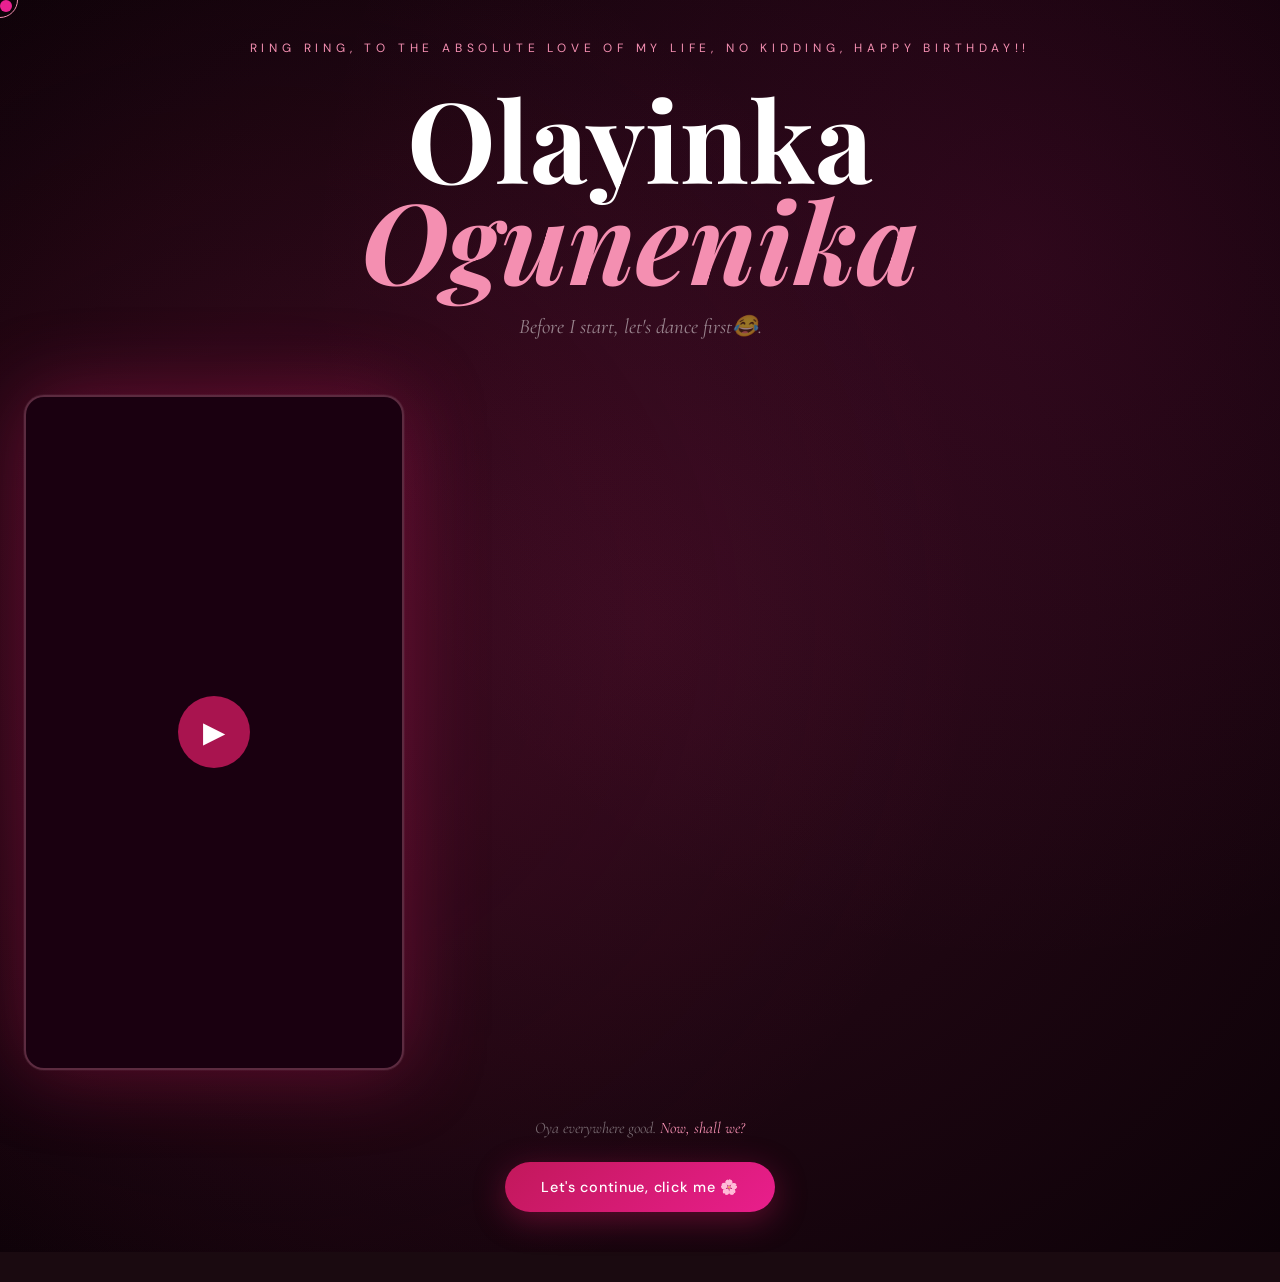
<file: index.html>
<!doctype html>
<html lang="en">
  <head>
    <meta charset="UTF-8" />
    <meta name="viewport" content="width=device-width, initial-scale=1.0" />
    <title>Happy Birthday, Yinka 🎀</title>
    <link
      href="https://fonts.googleapis.com/css2?family=Playfair+Display:ital,wght@0,400;0,700;1,400;1,700&family=Cormorant+Garamond:ital,wght@0,300;0,400;1,300;1,400&family=DM+Sans:wght@300;400;500&display=swap"
      rel="stylesheet"
    />
    <link rel="stylesheet" href="styles.css" />
  </head>
  
<body>

    <div class="cursor" id="cursor"></div>
    <div class="cursor-ring" id="cursorRing"></div>
    <!-- <audio id="bgMusic" loop preload="auto">
      <source src="counting-my-blessings.mp3" type="audio/mpeg" />
    </audio> -->
    <!-- <button
      class="music-btn"
      id="musicBtn"
      onclick="toggleMusic()"
      title="Toggle music"
    >
      🔇
    </button>
    <div class="progress-bar" id="progressBar"></div> -->

        <div class="screen active fade-in" id="screen-0">
      <div
        style="position: relative; z-index: 2; text-align: center; width: 100%"
      >
        <p class="opening-eyebrow">
          Ring Ring, To the absolute Love of my life, no kidding, happy
          birthday!!
        </p>
        <h1 class="opening-title">Olayinka <em>Ogunenika</em></h1>
        <p class="opening-sub">Before I start, let's dance first😂.</p>
        <div class="video-wrapper" style="position: relative">
          <div class="yt-cover" style="position:absolute;inset:0;width:100%;height:100%;overflow:hidden;">
            <div class="yt-opening" id="openingVideo" data-video-id="twNz6dXqcKA"></div>
            <button id="btn_openingVideo" onclick="togglePlay_openingVideo()" style="position:absolute;top:50%;left:50%;transform:translate(-50%,-50%);z-index:20;background:rgba(194,24,91,0.85);border:none;border-radius:50%;width:72px;height:72px;font-size:1.8rem;color:#fff;cursor:pointer;display:flex;align-items:center;justify-content:center;transition:opacity 0.3s;">▶</button>
          </div>
        </div>
        <div style="opacity: 0; animation: fadeIn 1s ease 2s forwards">
          <p
            style="
              font-family: &quot;Cormorant Garamond&quot;, serif;
              font-style: italic;
              font-size: 1rem;
              color: rgba(255, 255, 255, 0.4);
              margin-bottom: 24px;
            "
          >
            Oya everywhere good.
            <span style="color: var(--pink-soft)">Now, shall we?</span>
          </p>
          <button
            class="btn btn-primary"
            onclick="window.location.href='prologue.html'"
          >
            Let's continue, click me 🌸
          </button>
        </div>
      </div>
    </div>

    <script>
      // ── NAVIGATION ───────────────────────────────────────────────────────
      function goToScreen(screenId) {
        const map = {
          'screen-0':'index.html','screen-prologue':'prologue.html',
          'screen-2021':'2021.html','screen-2022':'2022.html','screen-2023':'2023.html',
          'screen-2024':'2024.html','screen-2025':'2025.html','screen-who':'who.html',
          'screen-slideshow':'slideshow.html','screen-fame':'fame.html',
          'screen-tommy':'tommy.html','screen-bisola':'bisola.html',
          'screen-messages':'sammy.html','screen-letter':'letter.html','screen-end':'end.html',
        };
        if (map[screenId]) window.location.href = map[screenId];
      }

      // ── BACKGROUND MUSIC ─────────────────────────────────────────────────
      const audio = document.getElementById('bgMusic');
      const musicBtn = document.getElementById('musicBtn');
      let musicPlaying = false, userMutedMusic = false;
      function setupGain() {
        if (window._audioCtx || !audio) return;
        try {
          window._audioCtx = new (window.AudioContext || window.webkitAudioContext)();
          const src = window._audioCtx.createMediaElementSource(audio);
          window._gainNode = window._audioCtx.createGain();
          window._gainNode.gain.value = 0.07;
          src.connect(window._gainNode); window._gainNode.connect(window._audioCtx.destination);
        } catch(e) {}
      }
      function startMusic() {
        if (userMutedMusic || musicPlaying || !audio) return;
        setupGain();
        if (window._audioCtx && window._audioCtx.state === 'suspended') window._audioCtx.resume();
        audio.volume = 1;
        audio.play().then(() => {
          musicPlaying = true;
          if (window._gainNode) window._gainNode.gain.value = 0.07;
          if (musicBtn) { musicBtn.textContent = '🎵'; musicBtn.classList.add('playing'); }
        }).catch(() => {});
      }
      function toggleMusic() {
        if (musicPlaying) {
          audio.pause(); musicPlaying = false; userMutedMusic = true;
          if (musicBtn) { musicBtn.textContent = '🔇'; musicBtn.classList.remove('playing'); }
        } else { userMutedMusic = false; startMusic(); }
      }
      document.addEventListener('click',      () => { if (!userMutedMusic) startMusic(); });
      document.addEventListener('touchstart', () => { if (!userMutedMusic) startMusic(); }, { passive: true });

      // ── CURSOR & PETALS ──────────────────────────────────────────────────
      const cursor = document.getElementById('cursor');
      const ring = document.getElementById('cursorRing');
      if (cursor && ring) {
        let mx=0,my=0,rx=0,ry=0;
        document.addEventListener('mousemove', e => { mx=e.clientX; my=e.clientY; cursor.style.left=mx-6+'px'; cursor.style.top=my-6+'px'; });
        (function loop(){ rx+=(mx-rx-18)*0.12; ry+=(my-ry-18)*0.12; ring.style.left=rx+'px'; ring.style.top=ry+'px'; requestAnimationFrame(loop); })();
      }
      function createPetal() {
        const p = document.createElement('div'); p.className = 'petal';
        p.style.left = Math.random()*100+'vw';
        const dur=6+Math.random()*8, delay=Math.random()*5;
        p.style.animation = `petalFall ${dur}s ${delay}s linear infinite`;
        document.body.appendChild(p); setTimeout(() => p.remove(), (dur+delay)*1000+1000);
      }
      setInterval(createPetal, 2000);

      // ── YOUTUBE ──────────────────────────────────────────────────────────
      const ytPlayers = {};
      let _playing = false;

      function onYouTubeIframeAPIReady() {
        ytPlayers['openingVideo'] = new YT.Player('openingVideo', {
          videoId: 'twNz6dXqcKA',
          playerVars: {
            autoplay: 0,
            mute: 0,
            controls: 0,
            disablekb: 1,
            fs: 0,
            iv_load_policy: 3,
            modestbranding: 1,
            playsinline: 1,
            rel: 0,
            showinfo: 0,
            enablejsapi: 1,
            origin: (window.location.origin && window.location.origin !== 'null')
              ? window.location.origin : 'https://www.youtube.com',
          },
          events: {
            onReady: (e) => {
              const iframe = e.target.getIframe();
              if (iframe) {
                iframe.style.cssText = 'position:absolute;top:0;left:0;width:100%;height:100%;border:none;transform:scale(1.01);transform-origin:center center;';
              }
            },
            onStateChange: (e) => {
              if (e.data === YT.PlayerState.ENDED) {
                try { e.target.seekTo(0); } catch(ex) {}
                _playing = false;
                const btn = document.getElementById('btn_openingVideo');
                if (btn) btn.style.opacity = '1';
              }
            },
          },
        });
      }

      // Click-to-play toggle
      function togglePlay_openingVideo() {
        const p = ytPlayers['openingVideo'];
        if (!p) return;
        const btn = document.getElementById('btn_openingVideo');
        if (!_playing) {
          try { p.unMute(); p.setVolume(100); p.playVideo(); } catch(e) {}
          _playing = true;
          if (btn) btn.style.opacity = '0';
        } else {
          try { p.pauseVideo(); } catch(e) {}
          _playing = false;
          if (btn) btn.style.opacity = '1';
        }
      }
    </script>
    <script src="https://www.youtube.com/iframe_api"></script>
  </body>
</html>
</file>
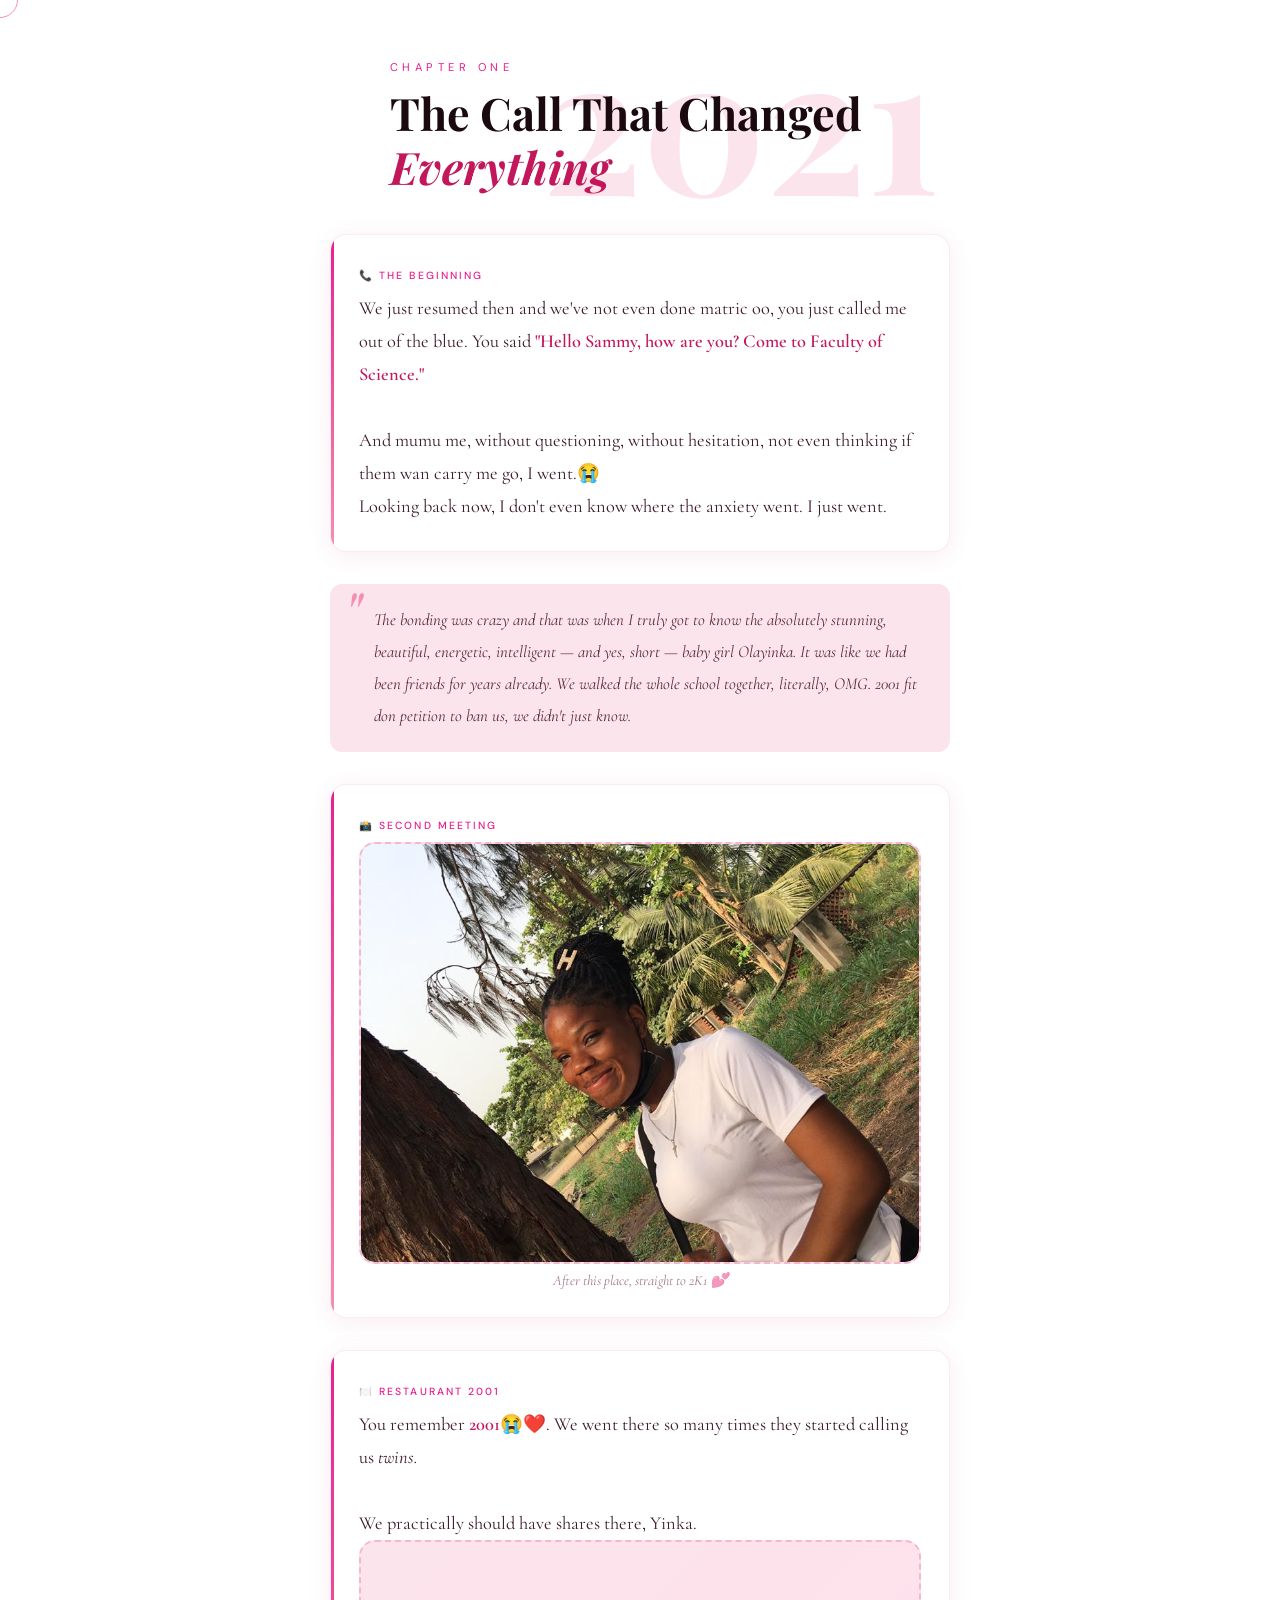
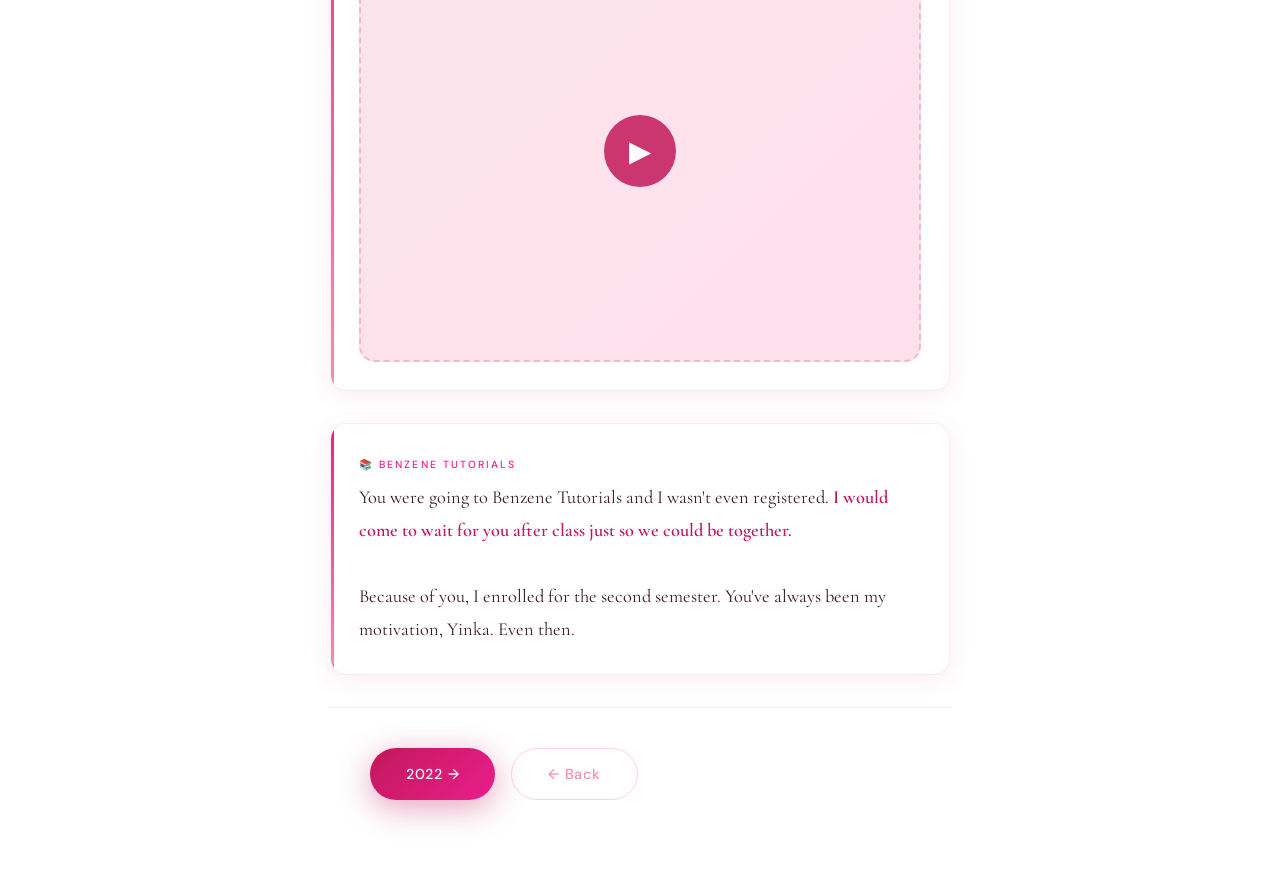
<file: 2021.html>
<!doctype html>
<html lang="en">
  <head>
    <meta charset="UTF-8" />
    <meta name="viewport" content="width=device-width, initial-scale=1.0" />
    <title>Happy Birthday, Yinka 🎀</title>
    <link href="https://fonts.googleapis.com/css2?family=Playfair+Display:ital,wght@0,400;0,700;1,400;1,700&family=Cormorant+Garamond:ital,wght@0,300;0,400;1,300;1,400&family=DM+Sans:wght@300;400;500&display=swap" rel="stylesheet" />
    <link rel="stylesheet" href="styles.css" />
  </head>
  <body>
    <div class="cursor" id="cursor"></div>
    <div class="cursor-ring" id="cursorRing"></div>
    <!-- <audio id="bgMusic" loop preload="auto">
      <source src="counting-my-blessings.mp3" type="audio/mpeg" />
    </audio>
    <button class="music-btn" id="musicBtn" onclick="toggleMusic()" title="Toggle music">🔇</button> -->

    <div class="screen chapter-screen active" id="screen-2021">
      <div class="chapter-header">
        <div class="chapter-year">2021</div>
        <div class="chapter-label">Chapter One</div>
        <h2 class="chapter-title">The Call That Changed <em>Everything</em></h2>
      </div>
      <div class="chapter-body">
        <div class="memory-card revealed">
          <div class="memory-tag">📞 The Beginning</div>
          <p class="memory-text">
            We just resumed then and we've not even done matric oo, you just
            called me out of the blue. You said
            <strong>"Hello Sammy, how are you? Come to Faculty of Science."</strong
            ><br /><br />And mumu me, without questioning, without hesitation,
            not even thinking if them wan carry me go, I went.😭<br />Looking
            back now, I don't even know where the anxiety went. I just went.
          </p>
        </div>
        <div class="sammy-voice">
          <p>
            The bonding was crazy and that was when I truly got to know the
            absolutely stunning, beautiful, energetic, intelligent — and yes,
            short — baby girl Olayinka. It was like we had been friends for
            years already. We walked the whole school together, literally, OMG.
            2001 fit don petition to ban us, we didn't just know.
          </p>
        </div>
        <div class="memory-card revealed">
          <div class="memory-tag">📸 Second Meeting</div>
          <div class="photo-slot">
            <img src="second-meeting.jpeg" alt="Second meeting at UNILAG" />
          </div>
          <p class="photo-caption">After this place, straight to 2K1 💕</p>
        </div>
        <div class="memory-card revealed" id="mem-2001">
          <div class="memory-tag">🍽️ Restaurant 2001</div>
          <p class="memory-text">
            You remember <strong>2001</strong>😭❤️. We went there so many times
            they started calling us <em>twins.</em><br /><br />We practically
            should have shares there, Yinka.
          </p>
          <div class="photo-slot" style="position:relative;">
            <div class="yt-cover" style="position:absolute;inset:0;width:100%;height:100%;overflow:hidden;">
              <div class="yt-inline" id="video2001" data-video-id="2Rsw4X-LfSU" style="position:absolute;inset:0;width:100%;height:100%;"></div>
              <button id="btn_video2001" onclick="togglePlay_video2001()" style="position:absolute;top:50%;left:50%;transform:translate(-50%,-50%);z-index:20;background:rgba(194,24,91,0.85);border:none;border-radius:50%;width:72px;height:72px;font-size:1.8rem;color:#fff;cursor:pointer;display:flex;align-items:center;justify-content:center;transition:opacity 0.3s;">▶</button>
            </div>
          </div>
        </div>
        <div class="memory-card revealed" id="mem-benzene">
          <div class="memory-tag">📚 Benzene Tutorials</div>
          <p class="memory-text">
            You were going to Benzene Tutorials and I wasn't even registered.
            <strong>I would come to wait for you after class just so we could be together.</strong
            ><br /><br />Because of you, I enrolled for the second semester.
            You've always been my motivation, Yinka. Even then.
          </p>
        </div>
        <div class="chapter-nav">
          <button class="btn btn-primary" onclick="window.location.href='2022.html'">2022 →</button>
          <button class="btn btn-ghost" onclick="window.location.href='prologue.html'">← Back</button>
        </div>
      </div>
    </div>

    <script>
      function goToScreen(screenId) {
        const map = {'screen-0':'index.html','screen-prologue':'prologue.html','screen-2021':'2021.html','screen-2022':'2022.html','screen-2023':'2023.html','screen-2024':'2024.html','screen-2025':'2025.html','screen-who':'who.html','screen-slideshow':'slideshow.html','screen-fame':'fame.html','screen-tommy':'tommy.html','screen-bisola':'bisola.html','screen-messages':'sammy.html','screen-letter':'letter.html','screen-end':'end.html'};
        if (map[screenId]) window.location.href = map[screenId];
      }
      const audio = document.getElementById('bgMusic');
      const musicBtn = document.getElementById('musicBtn');
      let musicPlaying = false, userMutedMusic = false;
      function setupGain() {
        if (window._audioCtx || !audio) return;
        try {
          window._audioCtx = new (window.AudioContext || window.webkitAudioContext)();
          const src = window._audioCtx.createMediaElementSource(audio);
          window._gainNode = window._audioCtx.createGain();
          window._gainNode.gain.value = 0.07;
          src.connect(window._gainNode); window._gainNode.connect(window._audioCtx.destination);
        } catch(e) {}
      }
      function startMusic() {
        if (userMutedMusic || musicPlaying || !audio) return;
        setupGain();
        if (window._audioCtx && window._audioCtx.state === 'suspended') window._audioCtx.resume();
        audio.volume = 1;
        audio.play().then(() => {
          musicPlaying = true;
          if (window._gainNode) window._gainNode.gain.value = 0.07;
          if (musicBtn) { musicBtn.textContent = '🎵'; musicBtn.classList.add('playing'); }
        }).catch(() => {});
      }
      function toggleMusic() {
        if (musicPlaying) {
          audio.pause(); musicPlaying = false; userMutedMusic = true;
          if (musicBtn) { musicBtn.textContent = '🔇'; musicBtn.classList.remove('playing'); }
        } else { userMutedMusic = false; startMusic(); }
      }
      document.addEventListener('click',      () => { if (!userMutedMusic) startMusic(); });
      document.addEventListener('touchstart', () => { if (!userMutedMusic) startMusic(); }, { passive: true });
      const cursor = document.getElementById('cursor');
      const ring = document.getElementById('cursorRing');
      if (cursor && ring) {
        let mx=0,my=0,rx=0,ry=0;
        document.addEventListener('mousemove', e => { mx=e.clientX; my=e.clientY; cursor.style.left=mx-6+'px'; cursor.style.top=my-6+'px'; });
        (function loop(){ rx+=(mx-rx-18)*0.12; ry+=(my-ry-18)*0.12; ring.style.left=rx+'px'; ring.style.top=ry+'px'; requestAnimationFrame(loop); })();
      }
      function createPetal() {
        const p = document.createElement('div'); p.className = 'petal';
        p.style.left = Math.random()*100+'vw';
        const dur=6+Math.random()*8, delay=Math.random()*5;
        p.style.animation = `petalFall ${dur}s ${delay}s linear infinite`;
        document.body.appendChild(p); setTimeout(() => p.remove(), (dur+delay)*1000+1000);
      }
      setInterval(createPetal, 2000);

      const ytPlayers = {};
      let _playing = false;

      function onYouTubeIframeAPIReady() {
        ytPlayers['video2001'] = new YT.Player('video2001', {
          videoId: '2Rsw4X-LfSU',
          playerVars: {
            autoplay: 0, mute: 0, controls: 0, disablekb: 1, fs: 0,
            iv_load_policy: 3, modestbranding: 1, playsinline: 1, rel: 0,
            showinfo: 0, enablejsapi: 1,
            origin: (window.location.origin && window.location.origin !== 'null')
              ? window.location.origin : 'https://www.youtube.com',
          },
          events: {
            onReady: (e) => {
              const iframe = e.target.getIframe();
              if (iframe) iframe.style.cssText = 'position:absolute;top:0;left:0;width:100%;height:100%;border:none;transform:scale(1.01);transform-origin:center center;';
            },
            onStateChange: (e) => {
              if (e.data === YT.PlayerState.ENDED) {
                try { e.target.seekTo(0); } catch(ex) {}
                _playing = false;
                const btn = document.getElementById('btn_video2001');
                if (btn) btn.style.opacity = '1';
              }
            },
          },
        });
      }

      function togglePlay_video2001() {
        const p = ytPlayers['video2001'];
        if (!p) return;
        const btn = document.getElementById('btn_video2001');
        if (!_playing) {
          try { p.unMute(); p.setVolume(100); p.playVideo(); } catch(e) {}
          _playing = true;
          if (btn) btn.style.opacity = '0';
        } else {
          try { p.pauseVideo(); } catch(e) {}
          _playing = false;
          if (btn) btn.style.opacity = '1';
        }
      }
    </script>
    <script src="https://www.youtube.com/iframe_api"></script>
  </body>
</html>
</file>
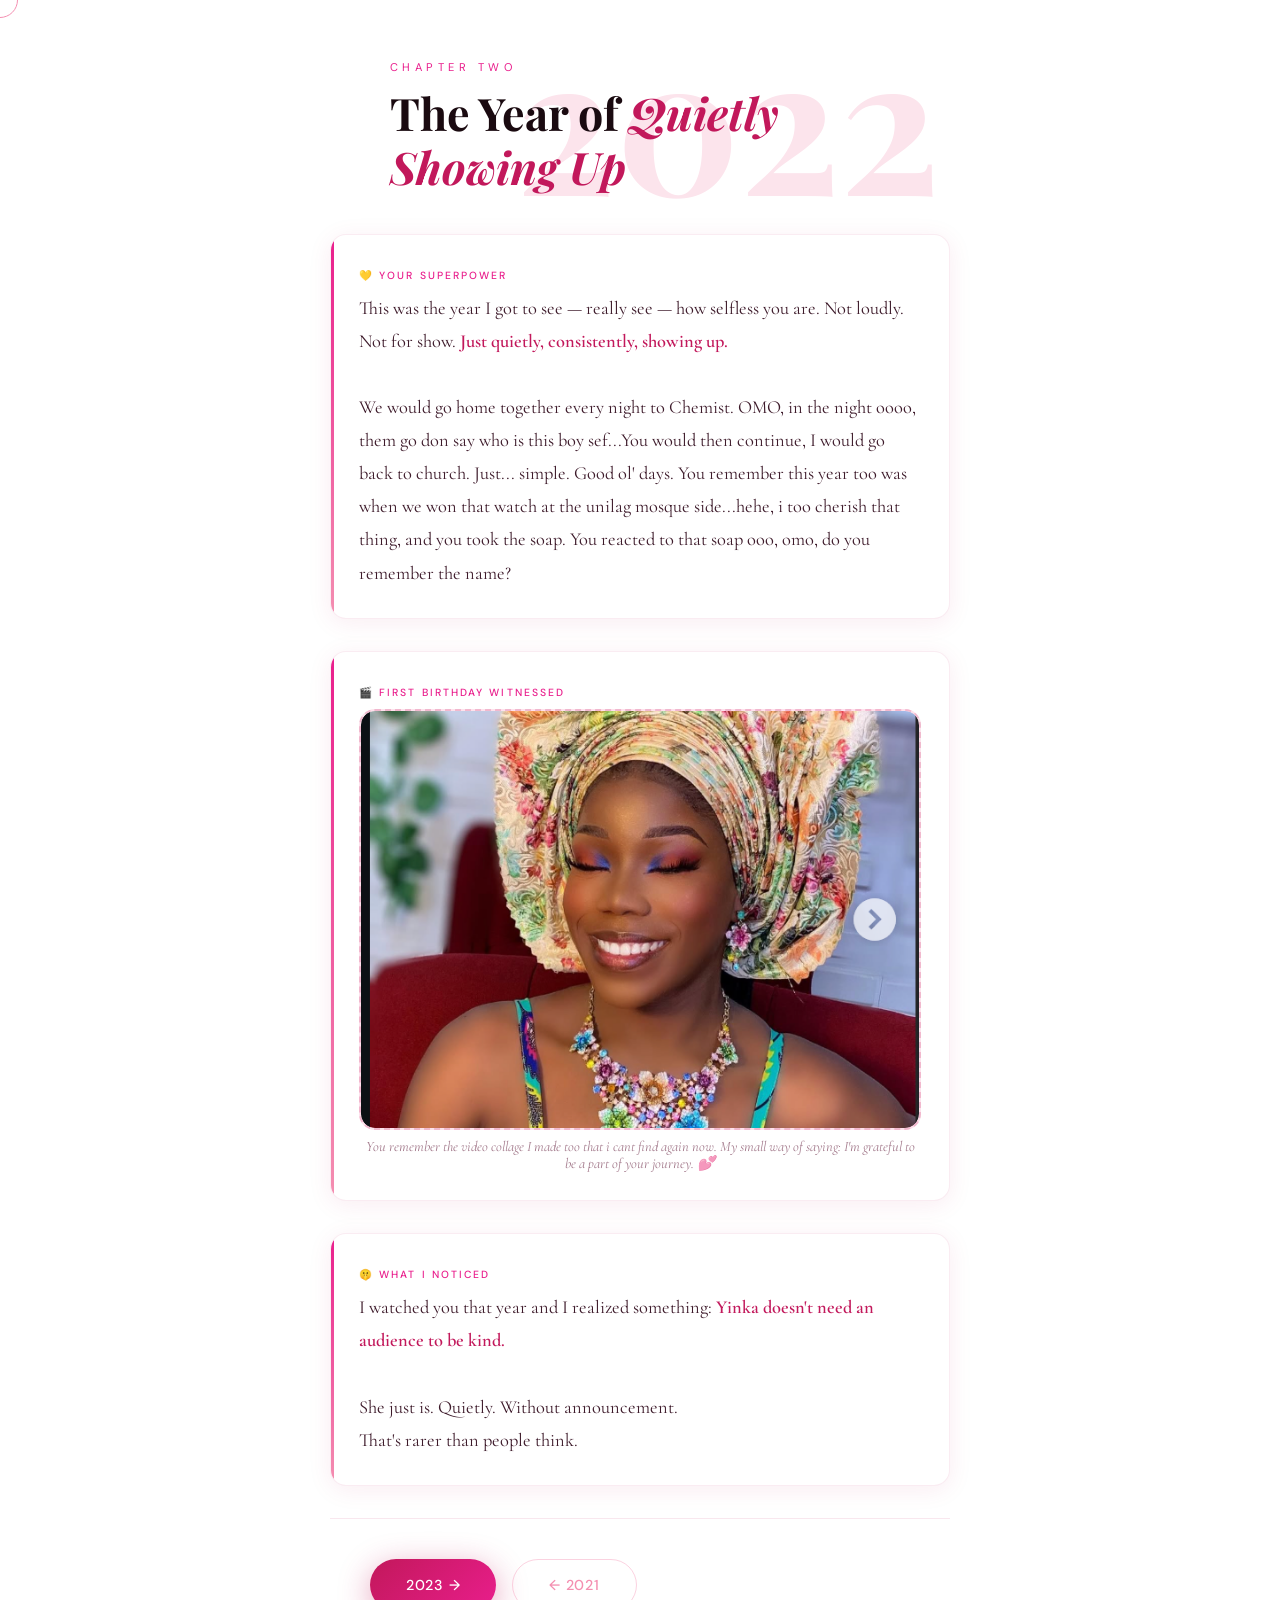
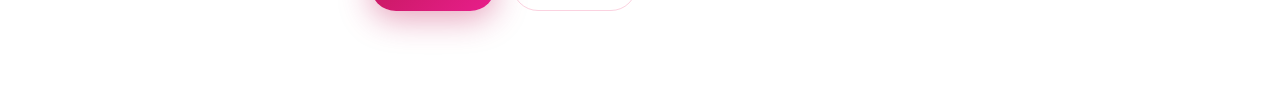
<file: 2022.html>
<!doctype html>
<html lang="en">
  <head>
    <meta charset="UTF-8" />
    <meta name="viewport" content="width=device-width, initial-scale=1.0" />
    <title>Happy Birthday, Yinka 🎀</title>
    <link
      href="https://fonts.googleapis.com/css2?family=Playfair+Display:ital,wght@0,400;0,700;1,400;1,700&family=Cormorant+Garamond:ital,wght@0,300;0,400;1,300;1,400&family=DM+Sans:wght@300;400;500&display=swap"
      rel="stylesheet"
    />
    <link rel="stylesheet" href="styles.css" />
  </head>
  
<body>

    <div class="cursor" id="cursor"></div>
    <div class="cursor-ring" id="cursorRing"></div>
    <!-- <audio id="bgMusic" loop preload="auto">
      <source src="counting-my-blessings.mp3" type="audio/mpeg" />
    </audio> -->
    <!-- <button
      class="music-btn"
      id="musicBtn"
      onclick="toggleMusic()"
      title="Toggle music"
    >
      🔇
    </button>
    <div class="progress-bar" id="progressBar"></div> -->

        <div class= "active screen chapter-screen" id="screen-2022">
      <div class="chapter-header">
        <div class="chapter-year">2022</div>
        <div class="chapter-label">Chapter Two</div>
        <h2 class="chapter-title">The Year of <em>Quietly Showing Up</em></h2>
      </div>
      <div class="chapter-body">
        <div class="memory-card revealed">
          <div class="memory-tag">💛 Your Superpower</div>
          <p class="memory-text">
            This was the year I got to see — really see — how selfless you are.
            Not loudly. Not for show.
            <strong>Just quietly, consistently, showing up.</strong
            ><br /><br />We would go home together every night to Chemist. OMO,
            in the night oooo, them go don say who is this boy sef...You would
            then continue, I would go back to church. Just... simple. Good ol'
            days. You remember this year too was when we won that watch at the
            unilag mosque side...hehe, i too cherish that thing, and you took
            the soap. You reacted to that soap ooo, omo, do you remember the
            name?
          </p>
        </div>
        <div class="memory-card revealed">
          <div class="memory-tag">🎬 First Birthday Witnessed</div>
          <div class="photo-slot">
            <img src="birthdday.png" alt="Birthday 2022" />
          </div>
          <p class="photo-caption">
            You remember the video collage I made too that i cant find again
            now. My small way of saying: I'm grateful to be a part of your
            journey. 💕
          </p>
        </div>
        <div class="memory-card revealed" id="mem-selfless">
          <div class="memory-tag">🤫 What I Noticed</div>
          <p class="memory-text">
            I watched you that year and I realized something:
            <strong>Yinka doesn't need an audience to be kind.</strong
            ><br /><br />She just is. Quietly. Without announcement.<br />That's
            rarer than people think.
          </p>
        </div>
        <div class="chapter-nav">
          <button class="btn btn-primary" onclick="window.location.href='2023.html'">
            2023 →</button
          ><button class="btn btn-ghost" onclick="window.location.href='2021.html'">
            ← 2021
          </button>
        </div>
      </div>
    </div>

    <script>

      // ============================
      // YOUTUBE PLAYER SETUP
      // ============================
      // Load YouTube IFrame API
      const ytScript = document.createElement("script");
      ytScript.src = "https://www.youtube.com/iframe_api";
      document.head.appendChild(ytScript);

      const ytPlayers = {};
      const ytReadyCallbacks = {};

      function onYouTubeIframeAPIReady() {
        // Init all YT players once API is ready
        document
          .querySelectorAll(".yt-player, .yt-slide, .yt-opening, .yt-inline")
          .forEach((el) => {
            const id = el.id;
            const videoId = el.dataset.videoId;
            const onEndedFn = el.dataset.onended;
            const mutedIds = new Set([]);
            ytPlayers[id] = new YT.Player(id, {
              videoId: videoId,
              playerVars: {
                autoplay: 0,
                controls: 0,
                disablekb: 1,
                fs: 0,
                iv_load_policy: 3,
                loop: 0,
                modestbranding: 1,
                playsinline: 1,
                rel: 0,
                showinfo: 0,
                color: "white",
                mute: mutedIds.has(videoId) ? 1 : 0,
                widget_referrer: window.location.href,
                enablejsapi: 1,
                origin: window.location.origin || "*",
              },
              events: {
                onReady: (e) => {
                  // Hide spinner
                  const spinner =
                    document.getElementById(
                      id.replace("Video", "") + "-spinner",
                    ) || document.getElementById(id + "-spinner");
                  if (spinner) spinner.classList.add("hidden");
                  // Force iframe to fill container and strip YT chrome
                  const iframe = e.target.getIframe();
                  if (iframe) {
                    iframe.style.cssText =
                      "position:absolute;top:0;left:0;width:100%;height:100%;border:none;";
                    // Muted bg videos: also set transform to cover any letterboxing
                    if (mutedIds.has(videoId)) {
                      iframe.style.transform = "scale(1.01)";
                      iframe.style.transformOrigin = "center center";
                    }
                  }
                  if (ytReadyCallbacks[id]) ytReadyCallbacks[id](e);
                },
                onStateChange: (e) => {
                  // Loop slideshow/bg videos; trigger reveal for message videos
                  const isMuted = mutedIds.has(videoId);
                  if (e.data === YT.PlayerState.ENDED) {
                    if (isMuted) {
                      // loop bg videos silently
                      e.target.seekTo(0);
                      e.target.playVideo();
                    } else if (onEndedFn) {
                      window[onEndedFn] &&
                        window[onEndedFn](id.replace("Video", ""));
                    }
                  }
                  // resume bg music when video ends
                  if (
                    e.data === YT.PlayerState.ENDED ||
                    e.data === YT.PlayerState.PAUSED
                  ) {
                    resumeMusicIfNeeded();
                  }
                  // pause bg music when video plays
                  if (e.data === YT.PlayerState.PLAYING) {
                    if (audio && !audio.paused) audio.pause();
                  }
                },
              },
            });
          });
      }

      function playYTVideo(playerId) {
        const p = ytPlayers[playerId];
        if (p && p.seekTo) {
          p.seekTo(0);
          p.playVideo();
        }
      }
      function pauseAllYTVideos() {
        Object.values(ytPlayers).forEach((p) => {
          try {
            p.pauseVideo();
          } catch (e) {}
        });
      }

      // pauseAllVideos already handles YT players directly

      // ============================
      // SCREEN ORDER
      // ============================
      const screenOrder = [
        "screen-0",
        "screen-prologue",
        "screen-2021",
        "screen-2022",
        "screen-2023",
        "screen-2024",
        "screen-2025",
        "screen-who",
        "screen-slideshow",
        "screen-fame",
        "screen-tommy",
        "screen-bisola",
        "screen-messages",
        "screen-letter",
        "screen-end",
      ];
      let currentScreen = 'screen-2022';

      // ============================
      // REVEAL OVERLAY (unified)
      // ============================
      function triggerReveal(name) {
        const overlay = document.getElementById(name + "-reveal");
        const inner = document.getElementById(name + "-reveal-inner");
        if (!overlay) return;
        overlay.classList.add("visible");
        setTimeout(() => {
          if (inner) inner.classList.add("visible");
        }, 50);
      }
      function resetReveal(name) {
        const overlay = document.getElementById(name + "-reveal");
        const inner = document.getElementById(name + "-reveal-inner");
        if (overlay) overlay.classList.remove("visible");
        if (inner) inner.classList.remove("visible");
      }

      // ============================
      // MUSIC
      // ============================
      const audio = document.getElementById("bgMusic");
      const musicBtn = document.getElementById("musicBtn");
      let musicStarted = false,
        musicPlaying = false,
        userMutedMusic = false;

      function startMusicOnFirstInteraction() {
        if (userMutedMusic || musicPlaying) return;
        if (!audio) return;
        musicStarted = true;
        
        audio
          .play()
          .then(() => {
            musicPlaying = true;
            if (musicBtn) {
              musicBtn.textContent = "🎵";
              musicBtn.classList.add("playing");
            }
          })
          .catch(() => {
            musicStarted = false;
          });
          audio.volume = 0.05;
      }
      function toggleMusic() {
        if (!musicStarted) {
          startMusicOnFirstInteraction();
          return;
        }
        if (musicPlaying) {
          audio.pause();
          musicPlaying = false;
          userMutedMusic = true;
          if (musicBtn) {
            musicBtn.textContent = "🔇";
            musicBtn.classList.remove("playing");
          }
        } else {
          userMutedMusic = false;
          audio.play();
          musicPlaying = true;
          if (musicBtn) {
            musicBtn.textContent = "🎵";
            musicBtn.classList.add("playing");
          }
        }
      }

      // Resume music on any interaction — covers taps on video play buttons
      function resumeMusicIfNeeded() {
        if (userMutedMusic) return;
        if (!musicStarted) {
          startMusicOnFirstInteraction();
          return;
        }
        if (audio && audio.paused && musicPlaying) {
          audio.play().catch(() => {});
        }
      }
      document.addEventListener("click", resumeMusicIfNeeded);
      document.addEventListener("touchstart", resumeMusicIfNeeded, {
        passive: true,
      });

      // Auto-recover if browser pauses audio due to video playback interruption
      if (audio) {
        audio.addEventListener("pause", () => {
          if (userMutedMusic) return;
          setTimeout(() => {
            if (audio.paused && musicPlaying && !userMutedMusic) {
              audio.play().catch(() => {});
            }
          }, 1000);
        });
      }

      // ============================
      // VIDEO HELPERS
      // ============================
      function playVideo(id) {
        const p = ytPlayers[id];
        if (p && typeof p.seekTo === "function") {
          try {
            p.seekTo(0);
            p.playVideo();
          } catch (e) {}
        }
      }
      function pauseAllVideos() {
        // No raw <video> elements remain — all videos are YT embeds
        // Pause all YT players
        Object.values(ytPlayers).forEach((p) => {
          try {
            if (p && typeof p.pauseVideo === "function") p.pauseVideo();
          } catch (e) {}
        });
      }
      function toggleOpeningVideoPlay() {
        const p = ytPlayers["openingVideo"],
          btn = document.getElementById("openingPlayBtn");
        if (!p || !btn) return;
        const state = p.getPlayerState ? p.getPlayerState() : -1;
        if (state === 1) {
          p.pauseVideo();
          btn.textContent = "▶";
        } else {
          p.playVideo();
          btn.textContent = "⏸";
        }
      }
      function toggle2001VideoPlay() {
        const p = ytPlayers["video2001"],
          btn = document.getElementById("play2001Btn");
        if (!p || !btn) return;
        const state = p.getPlayerState ? p.getPlayerState() : -1;
        if (state === 1) {
          p.pauseVideo();
          btn.textContent = "▶";
        } else {
          p.playVideo();
          btn.textContent = "⏸";
        }
      }
      function toggleJJTVideoPlay() {
        const p = ytPlayers["videoJJT"],
          btn = document.getElementById("playJJTBtn");
        if (!p || !btn) return;
        const state = p.getPlayerState ? p.getPlayerState() : -1;
        if (state === 1) {
          p.pauseVideo();
          btn.textContent = "▶";
        } else {
          p.playVideo();
          btn.textContent = "⏸";
        }
      }

      // ============================
      // SCREEN NAVIGATION
      // ============================
      // Map each message screen to its video ID and reveal name
      const msgScreens = {
        "screen-fame": { vid: "fameVideo", reveal: "fame" },
        "screen-tommy": { vid: "tommyVideo", reveal: "tommy" },
        "screen-bisola": { vid: "bisolaVideo", reveal: "bisola" },
        "screen-messages": { vid: "sammyVideo", reveal: "sammy" },
      };

      function goToScreen(screenId) {
        switch(screenId) {
        case 'screen-0': window.location.href = 'index.html'; return;
        case 'screen-prologue': window.location.href = 'prologue.html'; return;
        case 'screen-2021': window.location.href = '2021.html'; return;
        case 'screen-2022': window.location.href = '2022.html'; return;
        case 'screen-2023': window.location.href = '2023.html'; return;
        case 'screen-2024': window.location.href = '2024.html'; return;
        case 'screen-2025': window.location.href = '2025.html'; return;
        case 'screen-who': window.location.href = 'who.html'; return;
        case 'screen-slideshow': window.location.href = 'slideshow.html'; return;
        case 'screen-fame': window.location.href = 'fame.html'; return;
        case 'screen-tommy': window.location.href = 'tommy.html'; return;
        case 'screen-bisola': window.location.href = 'bisola.html'; return;
        case 'screen-messages': window.location.href = 'sammy.html'; return;
        case 'screen-letter': window.location.href = 'letter.html'; return;
        case 'screen-end': window.location.href = 'end.html'; return;
        }
      }
      // ============================
      // PROGRESS DOTS
      // ============================
      function updateProgress() {
        const bar = document.getElementById("progressBar");
        if (!bar) return;
        bar.innerHTML = "";
        const ci = screenOrder.indexOf(currentScreen);
        screenOrder.forEach((id, i) => {
          const d = document.createElement("div");
          d.className = "dot" + (i === ci ? " active" : i < ci ? " done" : "");
          bar.appendChild(d);
        });
      }
      updateProgress();

      // ============================
      // LOCKED MEMORIES
      // ============================
      function unlockMemory(id) {
        const card = document.getElementById(id);
        if (!card || !card.classList.contains("locked")) return;
        card.classList.remove("locked");
        card.classList.add("unlocked", "revealed");
        const sp = document.createElement("div");
        sp.textContent = "✨";
        sp.style.cssText =
          "position:absolute;top:12px;right:12px;font-size:1.2rem;animation:sparkle 1s ease forwards";
        card.appendChild(sp);
        setTimeout(() => sp.remove(), 1500);
      }

      // ============================
      // SLIDESHOW
      // ============================
      let currentSlideIndex = 0;

      function initSlideshow() {
        const slides = document.querySelectorAll("#screen-slideshow .slide");
        const prog = document.getElementById("slideProgress");
        prog.innerHTML = "";
        slides.forEach((_, i) => {
          const dot = document.createElement("div");
          dot.className = "slide-dot" + (i === 0 ? " active-dot" : "");
          const fill = document.createElement("div");
          fill.className = "slide-dot-fill";
          dot.appendChild(fill);
          prog.appendChild(dot);
        });
        currentSlideIndex = 0;
        slides.forEach((s) => s.classList.remove("active-slide", "exit-slide"));
        slides[0].classList.add("active-slide");
        const firstDiv = slides[0]
          ? slides[0].querySelector("[data-video-id]")
          : null;
        if (firstDiv && ytPlayers[firstDiv.id]) {
          try {
            ytPlayers[firstDiv.id].playVideo();
          } catch (e) {}
        }
      }

      function goToSlide(index) {
        const slides = document.querySelectorAll("#screen-slideshow .slide");
        const dots = document.querySelectorAll("#slideProgress .slide-dot");
        if (index < 0) return;
        if (index >= slides.length) {
          window.location.href='fame.html';
          return;
        }

        const cvDiv = slides[currentSlideIndex]
          ? slides[currentSlideIndex].querySelector("[data-video-id]")
          : null;
        if (cvDiv && ytPlayers[cvDiv.id]) {
          try {
            ytPlayers[cvDiv.id].pauseVideo();
          } catch (e) {}
        }
        slides[currentSlideIndex].classList.remove("active-slide");
        slides[currentSlideIndex].classList.add("exit-slide");
        setTimeout(
          () => slides[currentSlideIndex]?.classList.remove("exit-slide"),
          1200,
        );
        if (dots[currentSlideIndex]) {
          dots[currentSlideIndex].classList.remove("active-dot");
          dots[currentSlideIndex].querySelector(".slide-dot-fill").style.width =
            "0%";
        }

        currentSlideIndex = index;
        slides[index].classList.add("active-slide");
        if (dots[index]) dots[index].classList.add("active-dot");
        const nextDiv = slides[index]
          ? slides[index].querySelector("[data-video-id]")
          : null;
        if (nextDiv && ytPlayers[nextDiv.id]) {
          try {
            ytPlayers[nextDiv.id].seekTo(0);
            ytPlayers[nextDiv.id].playVideo();
          } catch (e) {}
        }
      }

      function goToPrevSlide() {
        goToSlide(currentSlideIndex - 1);
      }
      function goToNextSlide() {
        const slides = document.querySelectorAll("#screen-slideshow .slide");
        const slide = slides[currentSlideIndex];
        if (slide && slide.dataset.next) {
          window.location.href = slide.dataset.next;
          return;
        }
        goToSlide(currentSlideIndex + 1);
      }

      // ============================
      // CUSTOM CURSOR
      // ============================
      const cursor = document.getElementById("cursor");
      const ring = document.getElementById("cursorRing");
      let mx = 0,
        my = 0,
        rx = 0,
        ry = 0;
      document.addEventListener("mousemove", (e) => {
        mx = e.clientX;
        my = e.clientY;
        cursor.style.left = mx - 6 + "px";
        cursor.style.top = my - 6 + "px";
      });
      (function animateRing() {
        rx += (mx - rx - 18) * 0.12;
        ry += (my - ry - 18) * 0.12;
        ring.style.left = rx + "px";
        ring.style.top = ry + "px";
        requestAnimationFrame(animateRing);
      })();
      document.querySelectorAll("button,.video-wrapper").forEach((el) => {
        el.addEventListener("mouseenter", () => {
          cursor.style.transform = "scale(2)";
          ring.style.transform = "scale(1.5)";
        });
        el.addEventListener("mouseleave", () => {
          cursor.style.transform = "scale(1)";
          ring.style.transform = "scale(1)";
        });
      });

      // ============================
      // FLOATING PETALS
      // ============================
      function createPetal() {
        const p = document.createElement("div");
        p.className = "petal";
        p.style.left = Math.random() * 100 + "vw";
        const dur = 6 + Math.random() * 8,
          delay = Math.random() * 5;
        p.style.animation = `petalFall ${dur}s ${delay}s linear infinite`;
        document.body.appendChild(p);
        setTimeout(() => p.remove(), (dur + delay) * 1000 + 1000);
      }
      setInterval(createPetal, 2000);

      // ============================
      // CONFETTI
      // ============================
      function startConfetti() {
        const canvas = document.getElementById("confettiCanvas");
        const ctx = canvas.getContext("2d");
        canvas.width = window.innerWidth;
        canvas.height = window.innerHeight;
        const particles = Array.from({ length: 120 }, () => ({
          x: Math.random() * canvas.width,
          y: Math.random() * canvas.height - canvas.height,
          r: 4 + Math.random() * 8,
          color: [
            "#f48fb1",
            "#e91e8c",
            "#c2185b",
            "#fce4ec",
            "#d4a853",
            "#fff",
          ][Math.floor(Math.random() * 6)],
          vx: (Math.random() - 0.5) * 3,
          vy: 2 + Math.random() * 3,
          angle: Math.random() * Math.PI * 2,
          spin: (Math.random() - 0.5) * 0.15,
        }));
        (function draw() {
          ctx.clearRect(0, 0, canvas.width, canvas.height);
          particles.forEach((p) => {
            ctx.save();
            ctx.translate(p.x, p.y);
            ctx.rotate(p.angle);
            ctx.fillStyle = p.color;
            ctx.fillRect(-p.r / 2, -p.r / 4, p.r, p.r / 2);
            ctx.restore();
            p.x += p.vx;
            p.y += p.vy;
            p.angle += p.spin;
            if (p.y > canvas.height) {
              p.y = -10;
              p.x = Math.random() * canvas.width;
            }
          });
          requestAnimationFrame(draw);
        })();
      }

      // ============================
      // VIDEO PRELOADING
      // ============================
      // Preload message videos as soon as user reaches screen-who
      // so by the time they hit slideshow → Fame, they're ready
      const MSG_VIDEOS = ["tes-2.mp4", "tes-3.mp4", "tes-5.mp4", "tes-0.mp4"];
      let preloadDone = false;
      function preloadMessageVideos() {
        if (preloadDone) return;
        preloadDone = true;
        MSG_VIDEOS.forEach((src) => {
          const v = document.createElement("video");
          v.src = src;
          v.preload = "auto";
          v.muted = true;
          v.load();
        });
        console.log("[preload] message videos queued");
      }

      // ============================
      // SPINNER HIDE LOGIC
      // ============================
      // When a message video can play, hide its spinner
      const spinnerMap = {
        fameVideo: "fame-spinner",
        tommyVideo: "tommy-spinner",
        bisolaVideo: "bisola-spinner",
        sammyVideo: "sammy-spinner",
      };
      Object.entries(spinnerMap).forEach(([vidId, spinnerId]) => {
        const v = document.getElementById(vidId);
        const s = document.getElementById(spinnerId);
        if (!v || !s) return;
        const hideSpinner = () => s.classList.add("hidden");
        if (v.readyState >= 3) {
          hideSpinner();
        } else {
          v.addEventListener("canplay", hideSpinner, { once: true });
        }
        // Re-show spinner if video stalls mid-play
        v.addEventListener("waiting", () => s.classList.remove("hidden"));
        v.addEventListener("playing", () => s.classList.add("hidden"));
      });
    
    </script>
  </body>
</html>
</file>
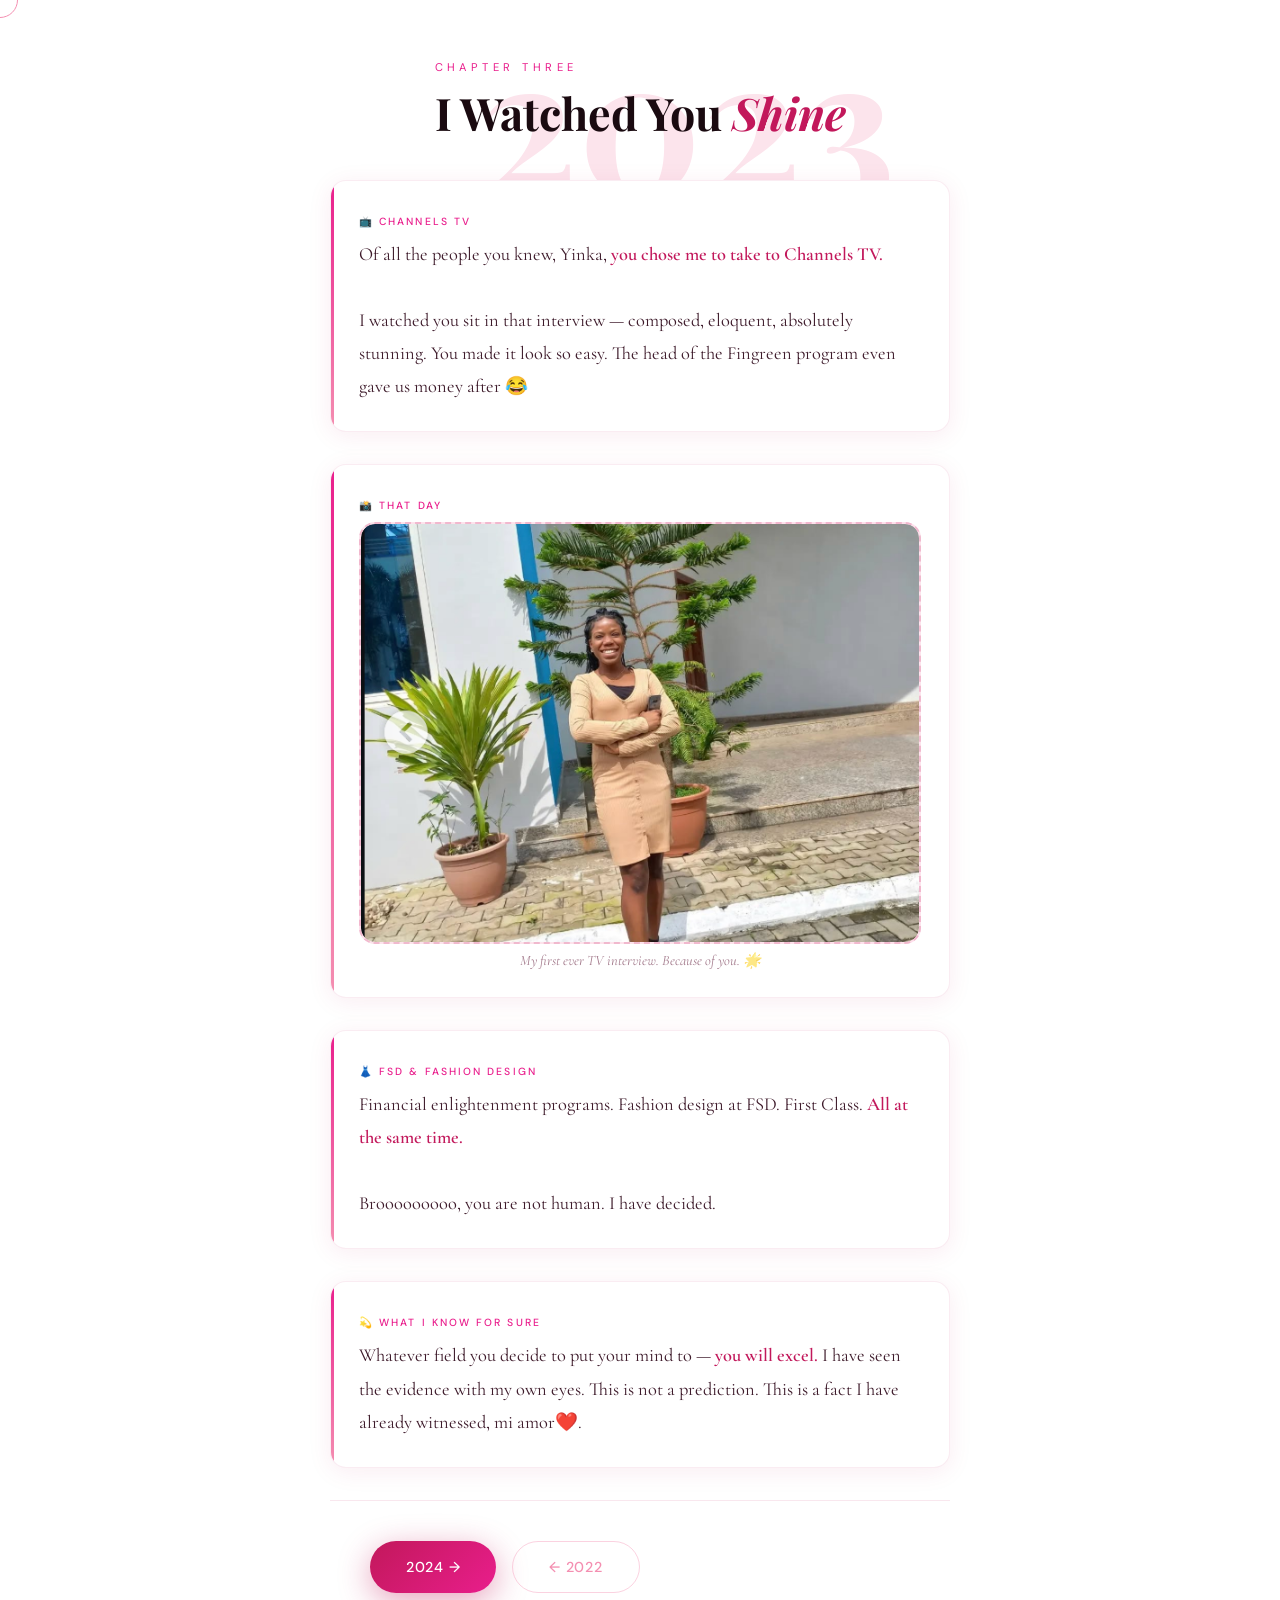
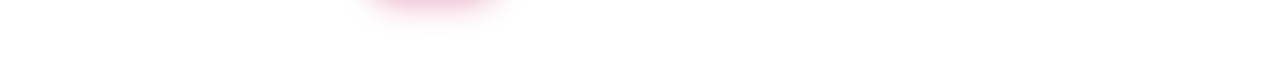
<file: 2023.html>
<!doctype html>
<html lang="en">
  <head>
    <meta charset="UTF-8" />
    <meta name="viewport" content="width=device-width, initial-scale=1.0" />
    <title>Happy Birthday, Yinka 🎀</title>
    <link
      href="https://fonts.googleapis.com/css2?family=Playfair+Display:ital,wght@0,400;0,700;1,400;1,700&family=Cormorant+Garamond:ital,wght@0,300;0,400;1,300;1,400&family=DM+Sans:wght@300;400;500&display=swap"
      rel="stylesheet"
    />
    <link rel="stylesheet" href="styles.css" />
  </head>
  
<body>

    <div class="cursor" id="cursor"></div>
    <div class="cursor-ring" id="cursorRing"></div>
    <!-- <audio id="bgMusic" loop preload="auto">
      <source src="counting-my-blessings.mp3" type="audio/mpeg" />
    </audio> -->
    <!-- <button
      class="music-btn"
      id="musicBtn"
      onclick="toggleMusic()"
      title="Toggle music"
    >
      🔇
    </button>
    <div class="progress-bar" id="progressBar"></div> -->

        <div class="active screen chapter-screen" id="screen-2023">
      <div class="chapter-header">
        <div class="chapter-year">2023</div>
        <div class="chapter-label">Chapter Three</div>
        <h2 class="chapter-title">I Watched You <em>Shine</em></h2>
      </div>
      <div class="chapter-body">
        <div class="memory-card revealed">
          <div class="memory-tag">📺 Channels TV</div>
          <p class="memory-text">
            Of all the people you knew, Yinka,
            <strong>you chose me to take to Channels TV.</strong><br /><br />I
            watched you sit in that interview — composed, eloquent, absolutely
            stunning. You made it look so easy. The head of the Fingreen program
            even gave us money after 😂
          </p>
        </div>
        <div class="memory-card revealed">
          <div class="memory-tag">📸 That Day</div>
          <div class="photo-slot">
            <img src="channels.png" alt="Channels TV" />
          </div>
          <p class="photo-caption">
            My first ever TV interview. Because of you. 🌟
          </p>
        </div>
        <div class="memory-card revealed" id="mem-fashion">
          <div class="memory-tag">👗 FSD & Fashion Design</div>
          <p class="memory-text">
            Financial enlightenment programs. Fashion design at FSD. First
            Class. <strong>All at the same time.</strong
            ><br /><br />Brooooooooo, you are not human. I have decided.
          </p>
        </div>
        <div class="memory-card revealed" id="mem-certain">
          <div class="memory-tag">💫 What I know for sure</div>
          <p class="memory-text">
            Whatever field you decide to put your mind to —
            <strong>you will excel.</strong> I have seen the evidence with my
            own eyes. This is not a prediction. This is a fact I have already
            witnessed, mi amor❤️.
          </p>
        </div>
        <div class="chapter-nav">
          <button class="btn btn-primary" onclick="window.location.href='2024.html'">
            2024 →</button
          ><button class="btn btn-ghost" onclick="window.location.href='2022.html'">
            ← 2022
          </button>
        </div>
      </div>
    </div>

    <script>

      // ============================
      // YOUTUBE PLAYER SETUP
      // ============================
      // Load YouTube IFrame API
      const ytScript = document.createElement("script");
      ytScript.src = "https://www.youtube.com/iframe_api";
      document.head.appendChild(ytScript);

      const ytPlayers = {};
      const ytReadyCallbacks = {};

      function onYouTubeIframeAPIReady() {
        // Init all YT players once API is ready
        document
          .querySelectorAll(".yt-player, .yt-slide, .yt-opening, .yt-inline")
          .forEach((el) => {
            const id = el.id;
            const videoId = el.dataset.videoId;
            const onEndedFn = el.dataset.onended;
            const mutedIds = new Set([]);
            ytPlayers[id] = new YT.Player(id, {
              videoId: videoId,
              playerVars: {
                autoplay: 0,
                controls: 0,
                disablekb: 1,
                fs: 0,
                iv_load_policy: 3,
                loop: 0,
                modestbranding: 1,
                playsinline: 1,
                rel: 0,
                showinfo: 0,
                color: "white",
                mute: mutedIds.has(videoId) ? 1 : 0,
                widget_referrer: window.location.href,
                enablejsapi: 1,
                origin: window.location.origin || "*",
              },
              events: {
                onReady: (e) => {
                  // Hide spinner
                  const spinner =
                    document.getElementById(
                      id.replace("Video", "") + "-spinner",
                    ) || document.getElementById(id + "-spinner");
                  if (spinner) spinner.classList.add("hidden");
                  // Force iframe to fill container and strip YT chrome
                  const iframe = e.target.getIframe();
                  if (iframe) {
                    iframe.style.cssText =
                      "position:absolute;top:0;left:0;width:100%;height:100%;border:none;";
                    // Muted bg videos: also set transform to cover any letterboxing
                    if (mutedIds.has(videoId)) {
                      iframe.style.transform = "scale(1.01)";
                      iframe.style.transformOrigin = "center center";
                    }
                  }
                  if (ytReadyCallbacks[id]) ytReadyCallbacks[id](e);
                },
                onStateChange: (e) => {
                  // Loop slideshow/bg videos; trigger reveal for message videos
                  const isMuted = mutedIds.has(videoId);
                  if (e.data === YT.PlayerState.ENDED) {
                    if (isMuted) {
                      // loop bg videos silently
                      e.target.seekTo(0);
                      e.target.playVideo();
                    } else if (onEndedFn) {
                      window[onEndedFn] &&
                        window[onEndedFn](id.replace("Video", ""));
                    }
                  }
                  // resume bg music when video ends
                  if (
                    e.data === YT.PlayerState.ENDED ||
                    e.data === YT.PlayerState.PAUSED
                  ) {
                    resumeMusicIfNeeded();
                  }
                  // pause bg music when video plays
                  if (e.data === YT.PlayerState.PLAYING) {
                    if (audio && !audio.paused) audio.pause();
                  }
                },
              },
            });
          });
      }

      function playYTVideo(playerId) {
        const p = ytPlayers[playerId];
        if (p && p.seekTo) {
          p.seekTo(0);
          p.playVideo();
        }
      }
      function pauseAllYTVideos() {
        Object.values(ytPlayers).forEach((p) => {
          try {
            p.pauseVideo();
          } catch (e) {}
        });
      }

      // pauseAllVideos already handles YT players directly

      // ============================
      // SCREEN ORDER
      // ============================
      const screenOrder = [
        "screen-0",
        "screen-prologue",
        "screen-2021",
        "screen-2022",
        "screen-2023",
        "screen-2024",
        "screen-2025",
        "screen-who",
        "screen-slideshow",
        "screen-fame",
        "screen-tommy",
        "screen-bisola",
        "screen-messages",
        "screen-letter",
        "screen-end",
      ];
      let currentScreen = 'screen-2023';

      // ============================
      // REVEAL OVERLAY (unified)
      // ============================
      function triggerReveal(name) {
        const overlay = document.getElementById(name + "-reveal");
        const inner = document.getElementById(name + "-reveal-inner");
        if (!overlay) return;
        overlay.classList.add("visible");
        setTimeout(() => {
          if (inner) inner.classList.add("visible");
        }, 50);
      }
      function resetReveal(name) {
        const overlay = document.getElementById(name + "-reveal");
        const inner = document.getElementById(name + "-reveal-inner");
        if (overlay) overlay.classList.remove("visible");
        if (inner) inner.classList.remove("visible");
      }

      // ============================
      // MUSIC
      // ============================
      const audio = document.getElementById("bgMusic");
      const musicBtn = document.getElementById("musicBtn");
      let musicStarted = false,
        musicPlaying = false,
        userMutedMusic = false;

      function startMusicOnFirstInteraction() {
        if (userMutedMusic || musicPlaying) return;
        if (!audio) return;
        musicStarted = true;
        
        audio
          .play()
          .then(() => {
            musicPlaying = true;
            if (musicBtn) {
              musicBtn.textContent = "🎵";
              musicBtn.classList.add("playing");
            }
          })
          .catch(() => {
            musicStarted = false;
          });
          audio.volume = 0.05;
      }
      function toggleMusic() {
        if (!musicStarted) {
          startMusicOnFirstInteraction();
          return;
        }
        if (musicPlaying) {
          audio.pause();
          musicPlaying = false;
          userMutedMusic = true;
          if (musicBtn) {
            musicBtn.textContent = "🔇";
            musicBtn.classList.remove("playing");
          }
        } else {
          userMutedMusic = false;
          audio.play();
          musicPlaying = true;
          if (musicBtn) {
            musicBtn.textContent = "🎵";
            musicBtn.classList.add("playing");
          }
        }
      }

      // Resume music on any interaction — covers taps on video play buttons
      function resumeMusicIfNeeded() {
        if (userMutedMusic) return;
        if (!musicStarted) {
          startMusicOnFirstInteraction();
          return;
        }
        if (audio && audio.paused && musicPlaying) {
          audio.play().catch(() => {});
        }
      }
      document.addEventListener("click", resumeMusicIfNeeded);
      document.addEventListener("touchstart", resumeMusicIfNeeded, {
        passive: true,
      });

      // Auto-recover if browser pauses audio due to video playback interruption
      if (audio) {
        audio.addEventListener("pause", () => {
          if (userMutedMusic) return;
          setTimeout(() => {
            if (audio.paused && musicPlaying && !userMutedMusic) {
              audio.play().catch(() => {});
            }
          }, 1000);
        });
      }

      // ============================
      // VIDEO HELPERS
      // ============================
      function playVideo(id) {
        const p = ytPlayers[id];
        if (p && typeof p.seekTo === "function") {
          try {
            p.seekTo(0);
            p.playVideo();
          } catch (e) {}
        }
      }
      function pauseAllVideos() {
        // No raw <video> elements remain — all videos are YT embeds
        // Pause all YT players
        Object.values(ytPlayers).forEach((p) => {
          try {
            if (p && typeof p.pauseVideo === "function") p.pauseVideo();
          } catch (e) {}
        });
      }
      function toggleOpeningVideoPlay() {
        const p = ytPlayers["openingVideo"],
          btn = document.getElementById("openingPlayBtn");
        if (!p || !btn) return;
        const state = p.getPlayerState ? p.getPlayerState() : -1;
        if (state === 1) {
          p.pauseVideo();
          btn.textContent = "▶";
        } else {
          p.playVideo();
          btn.textContent = "⏸";
        }
      }
      function toggle2001VideoPlay() {
        const p = ytPlayers["video2001"],
          btn = document.getElementById("play2001Btn");
        if (!p || !btn) return;
        const state = p.getPlayerState ? p.getPlayerState() : -1;
        if (state === 1) {
          p.pauseVideo();
          btn.textContent = "▶";
        } else {
          p.playVideo();
          btn.textContent = "⏸";
        }
      }
      function toggleJJTVideoPlay() {
        const p = ytPlayers["videoJJT"],
          btn = document.getElementById("playJJTBtn");
        if (!p || !btn) return;
        const state = p.getPlayerState ? p.getPlayerState() : -1;
        if (state === 1) {
          p.pauseVideo();
          btn.textContent = "▶";
        } else {
          p.playVideo();
          btn.textContent = "⏸";
        }
      }

      // ============================
      // SCREEN NAVIGATION
      // ============================
      // Map each message screen to its video ID and reveal name
      const msgScreens = {
        "screen-fame": { vid: "fameVideo", reveal: "fame" },
        "screen-tommy": { vid: "tommyVideo", reveal: "tommy" },
        "screen-bisola": { vid: "bisolaVideo", reveal: "bisola" },
        "screen-messages": { vid: "sammyVideo", reveal: "sammy" },
      };

      function goToScreen(screenId) {
        switch(screenId) {
        case 'screen-0': window.location.href = 'index.html'; return;
        case 'screen-prologue': window.location.href = 'prologue.html'; return;
        case 'screen-2021': window.location.href = '2021.html'; return;
        case 'screen-2022': window.location.href = '2022.html'; return;
        case 'screen-2023': window.location.href = '2023.html'; return;
        case 'screen-2024': window.location.href = '2024.html'; return;
        case 'screen-2025': window.location.href = '2025.html'; return;
        case 'screen-who': window.location.href = 'who.html'; return;
        case 'screen-slideshow': window.location.href = 'slideshow.html'; return;
        case 'screen-fame': window.location.href = 'fame.html'; return;
        case 'screen-tommy': window.location.href = 'tommy.html'; return;
        case 'screen-bisola': window.location.href = 'bisola.html'; return;
        case 'screen-messages': window.location.href = 'sammy.html'; return;
        case 'screen-letter': window.location.href = 'letter.html'; return;
        case 'screen-end': window.location.href = 'end.html'; return;
        }
      }
      // ============================
      // PROGRESS DOTS
      // ============================
      function updateProgress() {
        const bar = document.getElementById("progressBar");
        if (!bar) return;
        bar.innerHTML = "";
        const ci = screenOrder.indexOf(currentScreen);
        screenOrder.forEach((id, i) => {
          const d = document.createElement("div");
          d.className = "dot" + (i === ci ? " active" : i < ci ? " done" : "");
          bar.appendChild(d);
        });
      }
      updateProgress();

      // ============================
      // LOCKED MEMORIES
      // ============================
      function unlockMemory(id) {
        const card = document.getElementById(id);
        if (!card || !card.classList.contains("locked")) return;
        card.classList.remove("locked");
        card.classList.add("unlocked", "revealed");
        const sp = document.createElement("div");
        sp.textContent = "✨";
        sp.style.cssText =
          "position:absolute;top:12px;right:12px;font-size:1.2rem;animation:sparkle 1s ease forwards";
        card.appendChild(sp);
        setTimeout(() => sp.remove(), 1500);
      }

      // ============================
      // SLIDESHOW
      // ============================
      let currentSlideIndex = 0;

      function initSlideshow() {
        const slides = document.querySelectorAll("#screen-slideshow .slide");
        const prog = document.getElementById("slideProgress");
        prog.innerHTML = "";
        slides.forEach((_, i) => {
          const dot = document.createElement("div");
          dot.className = "slide-dot" + (i === 0 ? " active-dot" : "");
          const fill = document.createElement("div");
          fill.className = "slide-dot-fill";
          dot.appendChild(fill);
          prog.appendChild(dot);
        });
        currentSlideIndex = 0;
        slides.forEach((s) => s.classList.remove("active-slide", "exit-slide"));
        slides[0].classList.add("active-slide");
        const firstDiv = slides[0]
          ? slides[0].querySelector("[data-video-id]")
          : null;
        if (firstDiv && ytPlayers[firstDiv.id]) {
          try {
            ytPlayers[firstDiv.id].playVideo();
          } catch (e) {}
        }
      }

      function goToSlide(index) {
        const slides = document.querySelectorAll("#screen-slideshow .slide");
        const dots = document.querySelectorAll("#slideProgress .slide-dot");
        if (index < 0) return;
        if (index >= slides.length) {
          window.location.href='fame.html';
          return;
        }

        const cvDiv = slides[currentSlideIndex]
          ? slides[currentSlideIndex].querySelector("[data-video-id]")
          : null;
        if (cvDiv && ytPlayers[cvDiv.id]) {
          try {
            ytPlayers[cvDiv.id].pauseVideo();
          } catch (e) {}
        }
        slides[currentSlideIndex].classList.remove("active-slide");
        slides[currentSlideIndex].classList.add("exit-slide");
        setTimeout(
          () => slides[currentSlideIndex]?.classList.remove("exit-slide"),
          1200,
        );
        if (dots[currentSlideIndex]) {
          dots[currentSlideIndex].classList.remove("active-dot");
          dots[currentSlideIndex].querySelector(".slide-dot-fill").style.width =
            "0%";
        }

        currentSlideIndex = index;
        slides[index].classList.add("active-slide");
        if (dots[index]) dots[index].classList.add("active-dot");
        const nextDiv = slides[index]
          ? slides[index].querySelector("[data-video-id]")
          : null;
        if (nextDiv && ytPlayers[nextDiv.id]) {
          try {
            ytPlayers[nextDiv.id].seekTo(0);
            ytPlayers[nextDiv.id].playVideo();
          } catch (e) {}
        }
      }

      function goToPrevSlide() {
        goToSlide(currentSlideIndex - 1);
      }
      function goToNextSlide() {
        const slides = document.querySelectorAll("#screen-slideshow .slide");
        const slide = slides[currentSlideIndex];
        if (slide && slide.dataset.next) {
          window.location.href = slide.dataset.next;
          return;
        }
        goToSlide(currentSlideIndex + 1);
      }

      // ============================
      // CUSTOM CURSOR
      // ============================
      const cursor = document.getElementById("cursor");
      const ring = document.getElementById("cursorRing");
      let mx = 0,
        my = 0,
        rx = 0,
        ry = 0;
      document.addEventListener("mousemove", (e) => {
        mx = e.clientX;
        my = e.clientY;
        cursor.style.left = mx - 6 + "px";
        cursor.style.top = my - 6 + "px";
      });
      (function animateRing() {
        rx += (mx - rx - 18) * 0.12;
        ry += (my - ry - 18) * 0.12;
        ring.style.left = rx + "px";
        ring.style.top = ry + "px";
        requestAnimationFrame(animateRing);
      })();
      document.querySelectorAll("button,.video-wrapper").forEach((el) => {
        el.addEventListener("mouseenter", () => {
          cursor.style.transform = "scale(2)";
          ring.style.transform = "scale(1.5)";
        });
        el.addEventListener("mouseleave", () => {
          cursor.style.transform = "scale(1)";
          ring.style.transform = "scale(1)";
        });
      });

      // ============================
      // FLOATING PETALS
      // ============================
      function createPetal() {
        const p = document.createElement("div");
        p.className = "petal";
        p.style.left = Math.random() * 100 + "vw";
        const dur = 6 + Math.random() * 8,
          delay = Math.random() * 5;
        p.style.animation = `petalFall ${dur}s ${delay}s linear infinite`;
        document.body.appendChild(p);
        setTimeout(() => p.remove(), (dur + delay) * 1000 + 1000);
      }
      setInterval(createPetal, 2000);

      // ============================
      // CONFETTI
      // ============================
      function startConfetti() {
        const canvas = document.getElementById("confettiCanvas");
        const ctx = canvas.getContext("2d");
        canvas.width = window.innerWidth;
        canvas.height = window.innerHeight;
        const particles = Array.from({ length: 120 }, () => ({
          x: Math.random() * canvas.width,
          y: Math.random() * canvas.height - canvas.height,
          r: 4 + Math.random() * 8,
          color: [
            "#f48fb1",
            "#e91e8c",
            "#c2185b",
            "#fce4ec",
            "#d4a853",
            "#fff",
          ][Math.floor(Math.random() * 6)],
          vx: (Math.random() - 0.5) * 3,
          vy: 2 + Math.random() * 3,
          angle: Math.random() * Math.PI * 2,
          spin: (Math.random() - 0.5) * 0.15,
        }));
        (function draw() {
          ctx.clearRect(0, 0, canvas.width, canvas.height);
          particles.forEach((p) => {
            ctx.save();
            ctx.translate(p.x, p.y);
            ctx.rotate(p.angle);
            ctx.fillStyle = p.color;
            ctx.fillRect(-p.r / 2, -p.r / 4, p.r, p.r / 2);
            ctx.restore();
            p.x += p.vx;
            p.y += p.vy;
            p.angle += p.spin;
            if (p.y > canvas.height) {
              p.y = -10;
              p.x = Math.random() * canvas.width;
            }
          });
          requestAnimationFrame(draw);
        })();
      }

      // ============================
      // VIDEO PRELOADING
      // ============================
      // Preload message videos as soon as user reaches screen-who
      // so by the time they hit slideshow → Fame, they're ready
      const MSG_VIDEOS = ["tes-2.mp4", "tes-3.mp4", "tes-5.mp4", "tes-0.mp4"];
      let preloadDone = false;
      function preloadMessageVideos() {
        if (preloadDone) return;
        preloadDone = true;
        MSG_VIDEOS.forEach((src) => {
          const v = document.createElement("video");
          v.src = src;
          v.preload = "auto";
          v.muted = true;
          v.load();
        });
        console.log("[preload] message videos queued");
      }

      // ============================
      // SPINNER HIDE LOGIC
      // ============================
      // When a message video can play, hide its spinner
      const spinnerMap = {
        fameVideo: "fame-spinner",
        tommyVideo: "tommy-spinner",
        bisolaVideo: "bisola-spinner",
        sammyVideo: "sammy-spinner",
      };
      Object.entries(spinnerMap).forEach(([vidId, spinnerId]) => {
        const v = document.getElementById(vidId);
        const s = document.getElementById(spinnerId);
        if (!v || !s) return;
        const hideSpinner = () => s.classList.add("hidden");
        if (v.readyState >= 3) {
          hideSpinner();
        } else {
          v.addEventListener("canplay", hideSpinner, { once: true });
        }
        // Re-show spinner if video stalls mid-play
        v.addEventListener("waiting", () => s.classList.remove("hidden"));
        v.addEventListener("playing", () => s.classList.add("hidden"));
      });
    
    </script>
  </body>
</html>
</file>
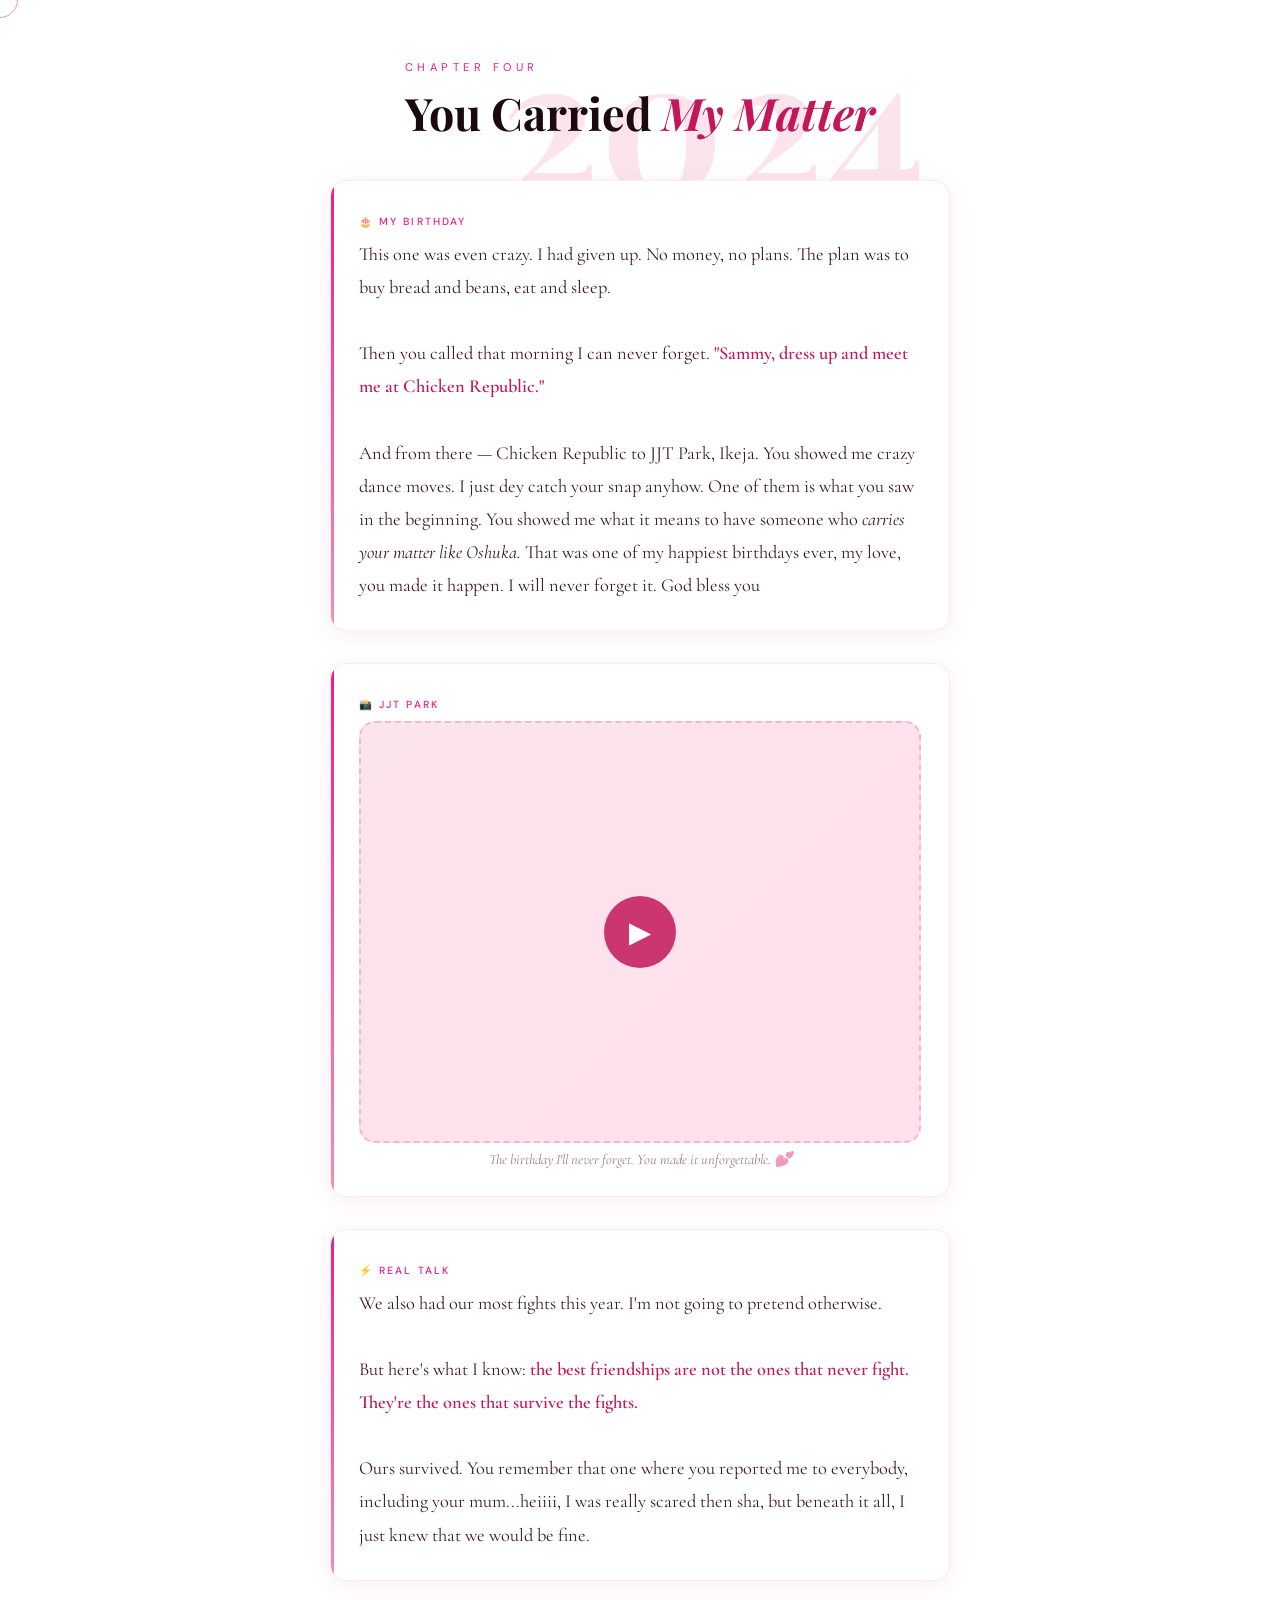
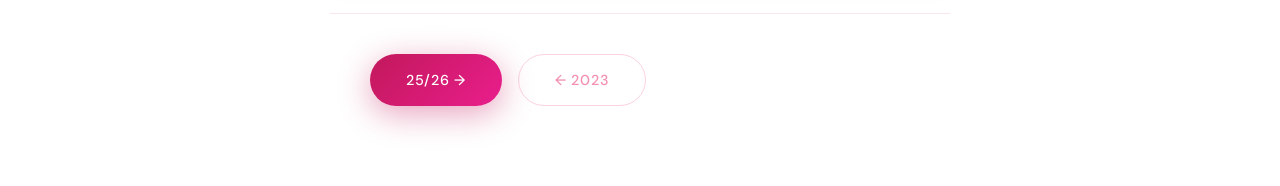
<file: 2024.html>
<!doctype html>
<html lang="en">
  <head>
    <meta charset="UTF-8" />
    <meta name="viewport" content="width=device-width, initial-scale=1.0" />
    <title>Happy Birthday, Yinka 🎀</title>
    <link href="https://fonts.googleapis.com/css2?family=Playfair+Display:ital,wght@0,400;0,700;1,400;1,700&family=Cormorant+Garamond:ital,wght@0,300;0,400;1,300;1,400&family=DM+Sans:wght@300;400;500&display=swap" rel="stylesheet" />
    <link rel="stylesheet" href="styles.css" />
  </head>
  <body>
    <div class="cursor" id="cursor"></div>
    <div class="cursor-ring" id="cursorRing"></div>
    <!-- <audio id="bgMusic" loop preload="auto">
      <source src="counting-my-blessings.mp3" type="audio/mpeg" />
    </audio>
    <button class="music-btn" id="musicBtn" onclick="toggleMusic()" title="Toggle music">🔇</button> -->

    <div class="screen chapter-screen active" id="screen-2024">
      <div class="chapter-header">
        <div class="chapter-year">2024</div>
        <div class="chapter-label">Chapter Four</div>
        <h2 class="chapter-title">You Carried <em>My Matter</em></h2>
      </div>
      <div class="chapter-body">
        <div class="memory-card revealed">
          <div class="memory-tag">🎂 My Birthday</div>
          <p class="memory-text">
            This one was even crazy. I had given up. No money, no plans. The
            plan was to buy bread and beans, eat and sleep.<br /><br />Then you
            called that morning I can never forget.
            <strong>"Sammy, dress up and meet me at Chicken Republic."</strong
            ><br /><br />And from there — Chicken Republic to JJT Park, Ikeja.
            You showed me crazy dance moves. I just dey catch your snap anyhow.
            One of them is what you saw in the beginning. You showed me what it
            means to have someone who
            <em>carries your matter like Oshuka.</em> That was one of my
            happiest birthdays ever, my love, you made it happen. I will never
            forget it. God bless you
          </p>
        </div>
        <div class="memory-card revealed">
          <div class="memory-tag">📸 JJT Park</div>
          <div class="photo-slot" style="position:relative;">
            <div class="yt-cover" style="position:absolute;inset:0;width:100%;height:100%;overflow:hidden;">
              <div class="yt-inline" id="videoJJT" data-video-id="VcDBDz7KXEo" style="position:absolute;inset:0;width:100%;height:100%;"></div>
              <button id="btn_videoJJT" onclick="togglePlay_videoJJT()" style="position:absolute;top:50%;left:50%;transform:translate(-50%,-50%);z-index:20;background:rgba(194,24,91,0.85);border:none;border-radius:50%;width:72px;height:72px;font-size:1.8rem;color:#fff;cursor:pointer;display:flex;align-items:center;justify-content:center;transition:opacity 0.3s;">▶</button>
            </div>
          </div>
          <p class="photo-caption">The birthday I'll never forget. You made it unforgettable. 💕</p>
        </div>
        <div class="memory-card revealed" id="mem-fights">
          <div class="memory-tag">⚡ Real Talk</div>
          <p class="memory-text">
            We also had our most fights this year. I'm not going to pretend
            otherwise.<br /><br />But here's what I know:
            <strong>the best friendships are not the ones that never fight. They're
              the ones that survive the fights.</strong
            ><br /><br />Ours survived. You remember that one where you reported
            me to everybody, including your mum...heiiii, I was really scared
            then sha, but beneath it all, I just knew that we would be fine.
          </p>
        </div>
        <div class="chapter-nav">
          <button class="btn btn-primary" onclick="window.location.href='2025.html'">25/26 →</button>
          <button class="btn btn-ghost" onclick="window.location.href='2023.html'">← 2023</button>
        </div>
      </div>
    </div>

    <script>
      function goToScreen(screenId) {
        const map = {'screen-0':'index.html','screen-prologue':'prologue.html','screen-2021':'2021.html','screen-2022':'2022.html','screen-2023':'2023.html','screen-2024':'2024.html','screen-2025':'2025.html','screen-who':'who.html','screen-slideshow':'slideshow.html','screen-fame':'fame.html','screen-tommy':'tommy.html','screen-bisola':'bisola.html','screen-messages':'sammy.html','screen-letter':'letter.html','screen-end':'end.html'};
        if (map[screenId]) window.location.href = map[screenId];
      }
      const audio = document.getElementById('bgMusic');
      const musicBtn = document.getElementById('musicBtn');
      let musicPlaying = false, userMutedMusic = false;
      function setupGain() {
        if (window._audioCtx || !audio) return;
        try {
          window._audioCtx = new (window.AudioContext || window.webkitAudioContext)();
          const src = window._audioCtx.createMediaElementSource(audio);
          window._gainNode = window._audioCtx.createGain();
          window._gainNode.gain.value = 0.07;
          src.connect(window._gainNode); window._gainNode.connect(window._audioCtx.destination);
        } catch(e) {}
      }
      function startMusic() {
        if (userMutedMusic || musicPlaying || !audio) return;
        setupGain();
        if (window._audioCtx && window._audioCtx.state === 'suspended') window._audioCtx.resume();
        audio.volume = 1;
        audio.play().then(() => {
          musicPlaying = true;
          if (window._gainNode) window._gainNode.gain.value = 0.07;
          if (musicBtn) { musicBtn.textContent = '🎵'; musicBtn.classList.add('playing'); }
        }).catch(() => {});
      }
      function toggleMusic() {
        if (musicPlaying) {
          audio.pause(); musicPlaying = false; userMutedMusic = true;
          if (musicBtn) { musicBtn.textContent = '🔇'; musicBtn.classList.remove('playing'); }
        } else { userMutedMusic = false; startMusic(); }
      }
      document.addEventListener('click',      () => { if (!userMutedMusic) startMusic(); });
      document.addEventListener('touchstart', () => { if (!userMutedMusic) startMusic(); }, { passive: true });
      const cursor = document.getElementById('cursor');
      const ring = document.getElementById('cursorRing');
      if (cursor && ring) {
        let mx=0,my=0,rx=0,ry=0;
        document.addEventListener('mousemove', e => { mx=e.clientX; my=e.clientY; cursor.style.left=mx-6+'px'; cursor.style.top=my-6+'px'; });
        (function loop(){ rx+=(mx-rx-18)*0.12; ry+=(my-ry-18)*0.12; ring.style.left=rx+'px'; ring.style.top=ry+'px'; requestAnimationFrame(loop); })();
      }
      function createPetal() {
        const p = document.createElement('div'); p.className = 'petal';
        p.style.left = Math.random()*100+'vw';
        const dur=6+Math.random()*8, delay=Math.random()*5;
        p.style.animation = `petalFall ${dur}s ${delay}s linear infinite`;
        document.body.appendChild(p); setTimeout(() => p.remove(), (dur+delay)*1000+1000);
      }
      setInterval(createPetal, 2000);

      const ytPlayers = {};
      let _playing = false;

      function onYouTubeIframeAPIReady() {
        ytPlayers['videoJJT'] = new YT.Player('videoJJT', {
          videoId: 'VcDBDz7KXEo',
          playerVars: {
            autoplay: 0, mute: 0, controls: 0, disablekb: 1, fs: 0,
            iv_load_policy: 3, modestbranding: 1, playsinline: 1, rel: 0,
            showinfo: 0, enablejsapi: 1,
            origin: (window.location.origin && window.location.origin !== 'null')
              ? window.location.origin : 'https://www.youtube.com',
          },
          events: {
            onReady: (e) => {
              const iframe = e.target.getIframe();
              if (iframe) iframe.style.cssText = 'position:absolute;top:0;left:0;width:100%;height:100%;border:none;transform:scale(1.01);transform-origin:center center;';
            },
            onStateChange: (e) => {
              if (e.data === YT.PlayerState.ENDED) {
                try { e.target.seekTo(0); } catch(ex) {}
                _playing = false;
                const btn = document.getElementById('btn_videoJJT');
                if (btn) btn.style.opacity = '1';
              }
            },
          },
        });
      }

      function togglePlay_videoJJT() {
        const p = ytPlayers['videoJJT'];
        if (!p) return;
        const btn = document.getElementById('btn_videoJJT');
        if (!_playing) {
          try { p.unMute(); p.setVolume(100); p.playVideo(); } catch(e) {}
          _playing = true;
          if (btn) btn.style.opacity = '0';
        } else {
          try { p.pauseVideo(); } catch(e) {}
          _playing = false;
          if (btn) btn.style.opacity = '1';
        }
      }
    </script>
    <script src="https://www.youtube.com/iframe_api"></script>
  </body>
</html>
</file>
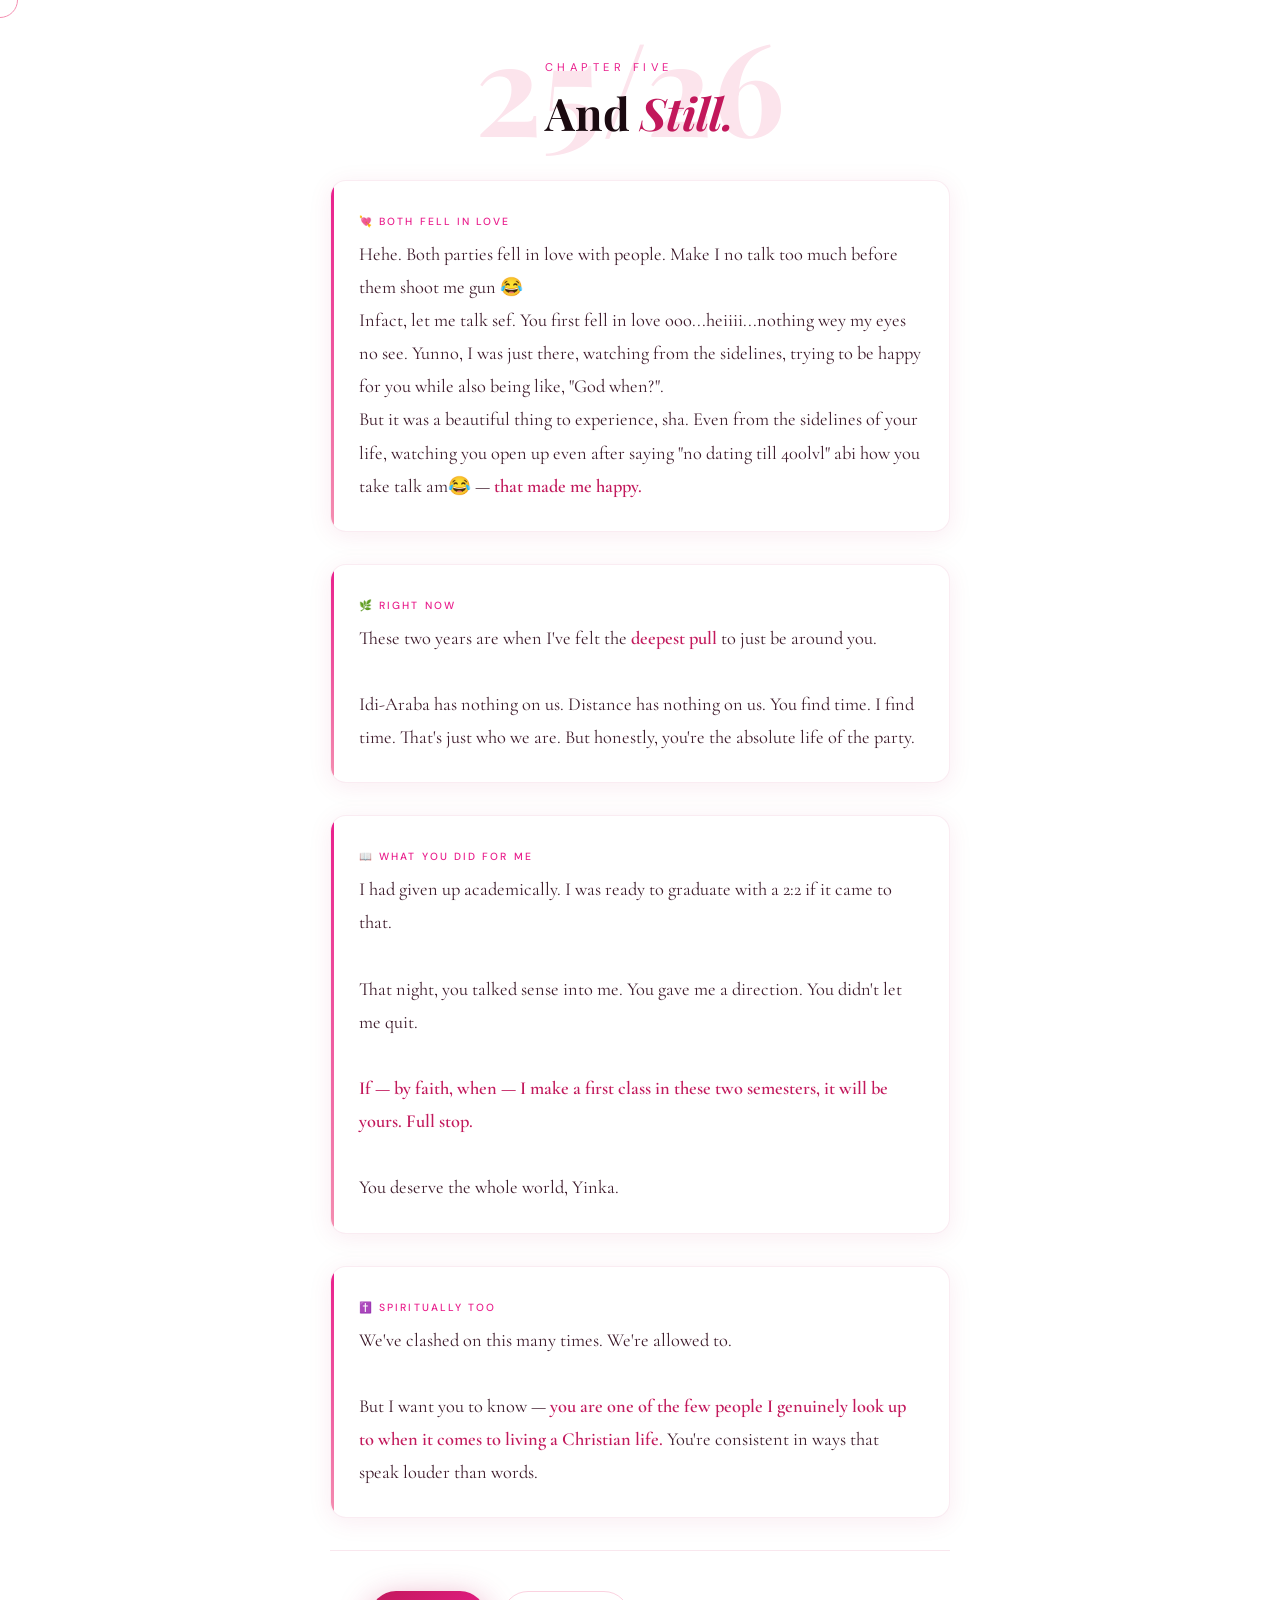
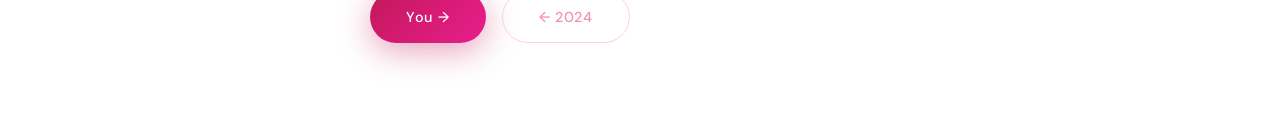
<file: 2025.html>
<!doctype html>
<html lang="en">
  <head>
    <meta charset="UTF-8" />
    <meta name="viewport" content="width=device-width, initial-scale=1.0" />
    <title>Happy Birthday, Yinka 🎀</title>
    <link
      href="https://fonts.googleapis.com/css2?family=Playfair+Display:ital,wght@0,400;0,700;1,400;1,700&family=Cormorant+Garamond:ital,wght@0,300;0,400;1,300;1,400&family=DM+Sans:wght@300;400;500&display=swap"
      rel="stylesheet"
    />
    <link rel="stylesheet" href="styles.css" />
  </head>
  
<body>

    <div class="cursor" id="cursor"></div>
    <div class="cursor-ring" id="cursorRing"></div>
    <!-- <audio id="bgMusic" loop preload="auto">
      <source src="counting-my-blessings.mp3" type="audio/mpeg" />
    </audio> -->
    <!-- <button
      class="music-btn"
      id="musicBtn"
      onclick="toggleMusic()"
      title="Toggle music"
    >
      🔇
    </button>
    <div class="progress-bar" id="progressBar"></div> -->

        <div class="active screen chapter-screen" id="screen-2025">
      <div class="chapter-header">
        <div class="chapter-year" style="font-size: clamp(3rem, 12vw, 8rem)">
          25/26
        </div>
        <div class="chapter-label">Chapter Five</div>
        <h2 class="chapter-title">And <em>Still.</em></h2>
      </div>
      <div class="chapter-body">
        <div class="memory-card revealed">
          <div class="memory-tag">💘 Both Fell In Love</div>
          <p class="memory-text">
            Hehe. Both parties fell in love with people. Make I no talk too much
            before them shoot me gun 😂<br />Infact, let me talk sef. You first
            fell in love ooo...heiiii...nothing wey my eyes no see. Yunno, I was
            just there, watching from the sidelines, trying to be happy for you
            while also being like, "God when?".<br />But it was a beautiful
            thing to experience, sha. Even from the sidelines of your life,
            watching you open up even after saying "no dating till 400lvl" abi
            how you take talk am😂 — <strong>that made me happy.</strong>
          </p>
        </div>
        <div class="memory-card revealed">
          <div class="memory-tag">🌿 Right Now</div>
          <p class="memory-text">
            These two years are when I've felt the
            <strong>deepest pull</strong> to just be around you.<br /><br />Idi-Araba
            has nothing on us. Distance has nothing on us. You find time. I find
            time. That's just who we are. But honestly, you're the absolute life
            of the party.
          </p>
        </div>
        <div class="memory-card revealed" id="mem-academic">
          <div class="memory-tag">📖 What You Did For Me</div>
          <p class="memory-text">
            I had given up academically. I was ready to graduate with a 2:2 if
            it came to that.<br /><br />That night, you talked sense into me.
            You gave me a direction. You didn't let me quit.<br /><br /><strong
              >If — by faith, when — I make a first class in these two
              semesters, it will be yours. Full stop.</strong
            ><br /><br />You deserve the whole world, Yinka.
          </p>
        </div>
        <div class="memory-card revealed" id="mem-spiritual">
          <div class="memory-tag">✝️ Spiritually Too</div>
          <p class="memory-text">
            We've clashed on this many times. We're allowed to.<br /><br />But I
            want you to know —
            <strong
              >you are one of the few people I genuinely look up to when it
              comes to living a Christian life.</strong
            >
            You're consistent in ways that speak louder than words.
          </p>
        </div>
        <div class="chapter-nav">
          <button class="btn btn-primary" onclick="window.location.href='who.html'">
            You →</button
          ><button class="btn btn-ghost" onclick="window.location.href='2024.html'">
            ← 2024
          </button>
        </div>
      </div>
    </div>

    <script>

      // ============================
      // YOUTUBE PLAYER SETUP
      // ============================
      // Load YouTube IFrame API
      const ytScript = document.createElement("script");
      ytScript.src = "https://www.youtube.com/iframe_api";
      document.head.appendChild(ytScript);

      const ytPlayers = {};
      const ytReadyCallbacks = {};

      function onYouTubeIframeAPIReady() {
        // Init all YT players once API is ready
        document
          .querySelectorAll(".yt-player, .yt-slide, .yt-opening, .yt-inline")
          .forEach((el) => {
            const id = el.id;
            const videoId = el.dataset.videoId;
            const onEndedFn = el.dataset.onended;
            const mutedIds = new Set([]);
            ytPlayers[id] = new YT.Player(id, {
              videoId: videoId,
              playerVars: {
                autoplay: 0,
                controls: 0,
                disablekb: 1,
                fs: 0,
                iv_load_policy: 3,
                loop: 0,
                modestbranding: 1,
                playsinline: 1,
                rel: 0,
                showinfo: 0,
                color: "white",
                mute: mutedIds.has(videoId) ? 1 : 0,
                widget_referrer: window.location.href,
                enablejsapi: 1,
                origin: window.location.origin || "*",
              },
              events: {
                onReady: (e) => {
                  // Hide spinner
                  const spinner =
                    document.getElementById(
                      id.replace("Video", "") + "-spinner",
                    ) || document.getElementById(id + "-spinner");
                  if (spinner) spinner.classList.add("hidden");
                  // Force iframe to fill container and strip YT chrome
                  const iframe = e.target.getIframe();
                  if (iframe) {
                    iframe.style.cssText =
                      "position:absolute;top:0;left:0;width:100%;height:100%;border:none;";
                    // Muted bg videos: also set transform to cover any letterboxing
                    if (mutedIds.has(videoId)) {
                      iframe.style.transform = "scale(1.01)";
                      iframe.style.transformOrigin = "center center";
                    }
                  }
                  if (ytReadyCallbacks[id]) ytReadyCallbacks[id](e);
                },
                onStateChange: (e) => {
                  // Loop slideshow/bg videos; trigger reveal for message videos
                  const isMuted = mutedIds.has(videoId);
                  if (e.data === YT.PlayerState.ENDED) {
                    if (isMuted) {
                      // loop bg videos silently
                      e.target.seekTo(0);
                      e.target.playVideo();
                    } else if (onEndedFn) {
                      window[onEndedFn] &&
                        window[onEndedFn](id.replace("Video", ""));
                    }
                  }
                  // resume bg music when video ends
                  if (
                    e.data === YT.PlayerState.ENDED ||
                    e.data === YT.PlayerState.PAUSED
                  ) {
                    resumeMusicIfNeeded();
                  }
                  // pause bg music when video plays
                  if (e.data === YT.PlayerState.PLAYING) {
                    if (audio && !audio.paused) audio.pause();
                  }
                },
              },
            });
          });
      }

      function playYTVideo(playerId) {
        const p = ytPlayers[playerId];
        if (p && p.seekTo) {
          p.seekTo(0);
          p.playVideo();
        }
      }
      function pauseAllYTVideos() {
        Object.values(ytPlayers).forEach((p) => {
          try {
            p.pauseVideo();
          } catch (e) {}
        });
      }

      // pauseAllVideos already handles YT players directly

      // ============================
      // SCREEN ORDER
      // ============================
      const screenOrder = [
        "screen-0",
        "screen-prologue",
        "screen-2021",
        "screen-2022",
        "screen-2023",
        "screen-2024",
        "screen-2025",
        "screen-who",
        "screen-slideshow",
        "screen-fame",
        "screen-tommy",
        "screen-bisola",
        "screen-messages",
        "screen-letter",
        "screen-end",
      ];
      let currentScreen = 'screen-2025';

      // ============================
      // REVEAL OVERLAY (unified)
      // ============================
      function triggerReveal(name) {
        const overlay = document.getElementById(name + "-reveal");
        const inner = document.getElementById(name + "-reveal-inner");
        if (!overlay) return;
        overlay.classList.add("visible");
        setTimeout(() => {
          if (inner) inner.classList.add("visible");
        }, 50);
      }
      function resetReveal(name) {
        const overlay = document.getElementById(name + "-reveal");
        const inner = document.getElementById(name + "-reveal-inner");
        if (overlay) overlay.classList.remove("visible");
        if (inner) inner.classList.remove("visible");
      }

      // ============================
      // MUSIC
      // ============================
      const audio = document.getElementById("bgMusic");
      const musicBtn = document.getElementById("musicBtn");
      let musicStarted = false,
        musicPlaying = false,
        userMutedMusic = false;

      function startMusicOnFirstInteraction() {
        if (userMutedMusic || musicPlaying) return;
        if (!audio) return;
        musicStarted = true;
        
        audio
          .play()
          .then(() => {
            musicPlaying = true;
            if (musicBtn) {
              musicBtn.textContent = "🎵";
              musicBtn.classList.add("playing");
            }
          })
          .catch(() => {
            musicStarted = false;
          });
          audio.volume = 0.05;
      }
      function toggleMusic() {
        if (!musicStarted) {
          startMusicOnFirstInteraction();
          return;
        }
        if (musicPlaying) {
          audio.pause();
          musicPlaying = false;
          userMutedMusic = true;
          if (musicBtn) {
            musicBtn.textContent = "🔇";
            musicBtn.classList.remove("playing");
          }
        } else {
          userMutedMusic = false;
          audio.play();
          musicPlaying = true;
          if (musicBtn) {
            musicBtn.textContent = "🎵";
            musicBtn.classList.add("playing");
          }
        }
      }

      // Resume music on any interaction — covers taps on video play buttons
      function resumeMusicIfNeeded() {
        if (userMutedMusic) return;
        if (!musicStarted) {
          startMusicOnFirstInteraction();
          return;
        }
        if (audio && audio.paused && musicPlaying) {
          audio.play().catch(() => {});
        }
      }
      document.addEventListener("click", resumeMusicIfNeeded);
      document.addEventListener("touchstart", resumeMusicIfNeeded, {
        passive: true,
      });

      // Auto-recover if browser pauses audio due to video playback interruption
      if (audio) {
        audio.addEventListener("pause", () => {
          if (userMutedMusic) return;
          setTimeout(() => {
            if (audio.paused && musicPlaying && !userMutedMusic) {
              audio.play().catch(() => {});
            }
          }, 1000);
        });
      }

      // ============================
      // VIDEO HELPERS
      // ============================
      function playVideo(id) {
        const p = ytPlayers[id];
        if (p && typeof p.seekTo === "function") {
          try {
            p.seekTo(0);
            p.playVideo();
          } catch (e) {}
        }
      }
      function pauseAllVideos() {
        // No raw <video> elements remain — all videos are YT embeds
        // Pause all YT players
        Object.values(ytPlayers).forEach((p) => {
          try {
            if (p && typeof p.pauseVideo === "function") p.pauseVideo();
          } catch (e) {}
        });
      }
      function toggleOpeningVideoPlay() {
        const p = ytPlayers["openingVideo"],
          btn = document.getElementById("openingPlayBtn");
        if (!p || !btn) return;
        const state = p.getPlayerState ? p.getPlayerState() : -1;
        if (state === 1) {
          p.pauseVideo();
          btn.textContent = "▶";
        } else {
          p.playVideo();
          btn.textContent = "⏸";
        }
      }
      function toggle2001VideoPlay() {
        const p = ytPlayers["video2001"],
          btn = document.getElementById("play2001Btn");
        if (!p || !btn) return;
        const state = p.getPlayerState ? p.getPlayerState() : -1;
        if (state === 1) {
          p.pauseVideo();
          btn.textContent = "▶";
        } else {
          p.playVideo();
          btn.textContent = "⏸";
        }
      }
      function toggleJJTVideoPlay() {
        const p = ytPlayers["videoJJT"],
          btn = document.getElementById("playJJTBtn");
        if (!p || !btn) return;
        const state = p.getPlayerState ? p.getPlayerState() : -1;
        if (state === 1) {
          p.pauseVideo();
          btn.textContent = "▶";
        } else {
          p.playVideo();
          btn.textContent = "⏸";
        }
      }

      // ============================
      // SCREEN NAVIGATION
      // ============================
      // Map each message screen to its video ID and reveal name
      const msgScreens = {
        "screen-fame": { vid: "fameVideo", reveal: "fame" },
        "screen-tommy": { vid: "tommyVideo", reveal: "tommy" },
        "screen-bisola": { vid: "bisolaVideo", reveal: "bisola" },
        "screen-messages": { vid: "sammyVideo", reveal: "sammy" },
      };

      function goToScreen(screenId) {
        switch(screenId) {
        case 'screen-0': window.location.href = 'index.html'; return;
        case 'screen-prologue': window.location.href = 'prologue.html'; return;
        case 'screen-2021': window.location.href = '2021.html'; return;
        case 'screen-2022': window.location.href = '2022.html'; return;
        case 'screen-2023': window.location.href = '2023.html'; return;
        case 'screen-2024': window.location.href = '2024.html'; return;
        case 'screen-2025': window.location.href = '2025.html'; return;
        case 'screen-who': window.location.href = 'who.html'; return;
        case 'screen-slideshow': window.location.href = 'slideshow.html'; return;
        case 'screen-fame': window.location.href = 'fame.html'; return;
        case 'screen-tommy': window.location.href = 'tommy.html'; return;
        case 'screen-bisola': window.location.href = 'bisola.html'; return;
        case 'screen-messages': window.location.href = 'sammy.html'; return;
        case 'screen-letter': window.location.href = 'letter.html'; return;
        case 'screen-end': window.location.href = 'end.html'; return;
        }
      }
      // ============================
      // PROGRESS DOTS
      // ============================
      function updateProgress() {
        const bar = document.getElementById("progressBar");
        if (!bar) return;
        bar.innerHTML = "";
        const ci = screenOrder.indexOf(currentScreen);
        screenOrder.forEach((id, i) => {
          const d = document.createElement("div");
          d.className = "dot" + (i === ci ? " active" : i < ci ? " done" : "");
          bar.appendChild(d);
        });
      }
      updateProgress();

      // ============================
      // LOCKED MEMORIES
      // ============================
      function unlockMemory(id) {
        const card = document.getElementById(id);
        if (!card || !card.classList.contains("locked")) return;
        card.classList.remove("locked");
        card.classList.add("unlocked", "revealed");
        const sp = document.createElement("div");
        sp.textContent = "✨";
        sp.style.cssText =
          "position:absolute;top:12px;right:12px;font-size:1.2rem;animation:sparkle 1s ease forwards";
        card.appendChild(sp);
        setTimeout(() => sp.remove(), 1500);
      }

      // ============================
      // SLIDESHOW
      // ============================
      let currentSlideIndex = 0;

      function initSlideshow() {
        const slides = document.querySelectorAll("#screen-slideshow .slide");
        const prog = document.getElementById("slideProgress");
        prog.innerHTML = "";
        slides.forEach((_, i) => {
          const dot = document.createElement("div");
          dot.className = "slide-dot" + (i === 0 ? " active-dot" : "");
          const fill = document.createElement("div");
          fill.className = "slide-dot-fill";
          dot.appendChild(fill);
          prog.appendChild(dot);
        });
        currentSlideIndex = 0;
        slides.forEach((s) => s.classList.remove("active-slide", "exit-slide"));
        slides[0].classList.add("active-slide");
        const firstDiv = slides[0]
          ? slides[0].querySelector("[data-video-id]")
          : null;
        if (firstDiv && ytPlayers[firstDiv.id]) {
          try {
            ytPlayers[firstDiv.id].playVideo();
          } catch (e) {}
        }
      }

      function goToSlide(index) {
        const slides = document.querySelectorAll("#screen-slideshow .slide");
        const dots = document.querySelectorAll("#slideProgress .slide-dot");
        if (index < 0) return;
        if (index >= slides.length) {
          window.location.href='fame.html';
          return;
        }

        const cvDiv = slides[currentSlideIndex]
          ? slides[currentSlideIndex].querySelector("[data-video-id]")
          : null;
        if (cvDiv && ytPlayers[cvDiv.id]) {
          try {
            ytPlayers[cvDiv.id].pauseVideo();
          } catch (e) {}
        }
        slides[currentSlideIndex].classList.remove("active-slide");
        slides[currentSlideIndex].classList.add("exit-slide");
        setTimeout(
          () => slides[currentSlideIndex]?.classList.remove("exit-slide"),
          1200,
        );
        if (dots[currentSlideIndex]) {
          dots[currentSlideIndex].classList.remove("active-dot");
          dots[currentSlideIndex].querySelector(".slide-dot-fill").style.width =
            "0%";
        }

        currentSlideIndex = index;
        slides[index].classList.add("active-slide");
        if (dots[index]) dots[index].classList.add("active-dot");
        const nextDiv = slides[index]
          ? slides[index].querySelector("[data-video-id]")
          : null;
        if (nextDiv && ytPlayers[nextDiv.id]) {
          try {
            ytPlayers[nextDiv.id].seekTo(0);
            ytPlayers[nextDiv.id].playVideo();
          } catch (e) {}
        }
      }

      function goToPrevSlide() {
        goToSlide(currentSlideIndex - 1);
      }
      function goToNextSlide() {
        const slides = document.querySelectorAll("#screen-slideshow .slide");
        const slide = slides[currentSlideIndex];
        if (slide && slide.dataset.next) {
          window.location.href = slide.dataset.next;
          return;
        }
        goToSlide(currentSlideIndex + 1);
      }

      // ============================
      // CUSTOM CURSOR
      // ============================
      const cursor = document.getElementById("cursor");
      const ring = document.getElementById("cursorRing");
      let mx = 0,
        my = 0,
        rx = 0,
        ry = 0;
      document.addEventListener("mousemove", (e) => {
        mx = e.clientX;
        my = e.clientY;
        cursor.style.left = mx - 6 + "px";
        cursor.style.top = my - 6 + "px";
      });
      (function animateRing() {
        rx += (mx - rx - 18) * 0.12;
        ry += (my - ry - 18) * 0.12;
        ring.style.left = rx + "px";
        ring.style.top = ry + "px";
        requestAnimationFrame(animateRing);
      })();
      document.querySelectorAll("button,.video-wrapper").forEach((el) => {
        el.addEventListener("mouseenter", () => {
          cursor.style.transform = "scale(2)";
          ring.style.transform = "scale(1.5)";
        });
        el.addEventListener("mouseleave", () => {
          cursor.style.transform = "scale(1)";
          ring.style.transform = "scale(1)";
        });
      });

      // ============================
      // FLOATING PETALS
      // ============================
      function createPetal() {
        const p = document.createElement("div");
        p.className = "petal";
        p.style.left = Math.random() * 100 + "vw";
        const dur = 6 + Math.random() * 8,
          delay = Math.random() * 5;
        p.style.animation = `petalFall ${dur}s ${delay}s linear infinite`;
        document.body.appendChild(p);
        setTimeout(() => p.remove(), (dur + delay) * 1000 + 1000);
      }
      setInterval(createPetal, 2000);

      // ============================
      // CONFETTI
      // ============================
      function startConfetti() {
        const canvas = document.getElementById("confettiCanvas");
        const ctx = canvas.getContext("2d");
        canvas.width = window.innerWidth;
        canvas.height = window.innerHeight;
        const particles = Array.from({ length: 120 }, () => ({
          x: Math.random() * canvas.width,
          y: Math.random() * canvas.height - canvas.height,
          r: 4 + Math.random() * 8,
          color: [
            "#f48fb1",
            "#e91e8c",
            "#c2185b",
            "#fce4ec",
            "#d4a853",
            "#fff",
          ][Math.floor(Math.random() * 6)],
          vx: (Math.random() - 0.5) * 3,
          vy: 2 + Math.random() * 3,
          angle: Math.random() * Math.PI * 2,
          spin: (Math.random() - 0.5) * 0.15,
        }));
        (function draw() {
          ctx.clearRect(0, 0, canvas.width, canvas.height);
          particles.forEach((p) => {
            ctx.save();
            ctx.translate(p.x, p.y);
            ctx.rotate(p.angle);
            ctx.fillStyle = p.color;
            ctx.fillRect(-p.r / 2, -p.r / 4, p.r, p.r / 2);
            ctx.restore();
            p.x += p.vx;
            p.y += p.vy;
            p.angle += p.spin;
            if (p.y > canvas.height) {
              p.y = -10;
              p.x = Math.random() * canvas.width;
            }
          });
          requestAnimationFrame(draw);
        })();
      }

      // ============================
      // VIDEO PRELOADING
      // ============================
      // Preload message videos as soon as user reaches screen-who
      // so by the time they hit slideshow → Fame, they're ready
      const MSG_VIDEOS = ["tes-2.mp4", "tes-3.mp4", "tes-5.mp4", "tes-0.mp4"];
      let preloadDone = false;
      function preloadMessageVideos() {
        if (preloadDone) return;
        preloadDone = true;
        MSG_VIDEOS.forEach((src) => {
          const v = document.createElement("video");
          v.src = src;
          v.preload = "auto";
          v.muted = true;
          v.load();
        });
        console.log("[preload] message videos queued");
      }

      // ============================
      // SPINNER HIDE LOGIC
      // ============================
      // When a message video can play, hide its spinner
      const spinnerMap = {
        fameVideo: "fame-spinner",
        tommyVideo: "tommy-spinner",
        bisolaVideo: "bisola-spinner",
        sammyVideo: "sammy-spinner",
      };
      Object.entries(spinnerMap).forEach(([vidId, spinnerId]) => {
        const v = document.getElementById(vidId);
        const s = document.getElementById(spinnerId);
        if (!v || !s) return;
        const hideSpinner = () => s.classList.add("hidden");
        if (v.readyState >= 3) {
          hideSpinner();
        } else {
          v.addEventListener("canplay", hideSpinner, { once: true });
        }
        // Re-show spinner if video stalls mid-play
        v.addEventListener("waiting", () => s.classList.remove("hidden"));
        v.addEventListener("playing", () => s.classList.add("hidden"));
      });
    
    </script>
  </body>
</html>
</file>
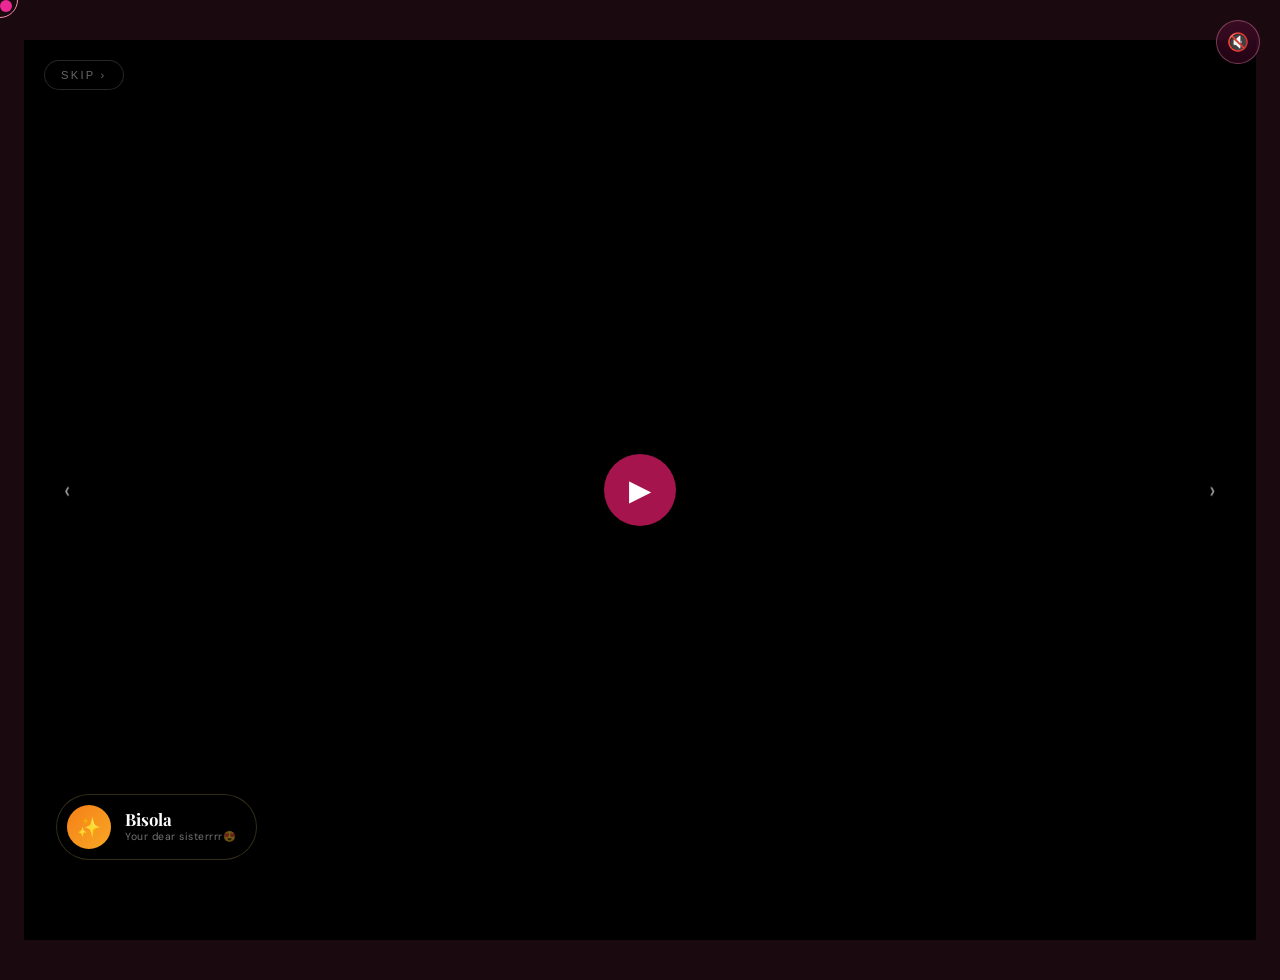
<file: bisola.html>
<!doctype html>
<html lang="en">
  <head>
    <meta charset="UTF-8" />
    <meta name="viewport" content="width=device-width, initial-scale=1.0" />
    <title>Happy Birthday, Yinka 🎀</title>
    <link href="https://fonts.googleapis.com/css2?family=Playfair+Display:ital,wght@0,400;0,700;1,400;1,700&family=Cormorant+Garamond:ital,wght@0,300;0,400;1,300;1,400&family=DM+Sans:wght@300;400;500&display=swap" rel="stylesheet" />
    <link rel="stylesheet" href="styles.css" />
  </head>
  <body>
    <div class="cursor" id="cursor"></div>
    <div class="cursor-ring" id="cursorRing"></div>
    <audio id="bgMusic" loop preload="auto">
      <source src="counting-my-blessings.mp3" type="audio/mpeg" />
    </audio>
    <button class="music-btn" id="musicBtn" onclick="toggleMusic()" title="Toggle music">🔇</button>

    <div class="screen active" id="screen-bisola">
      <div class="slideshow-container">
        <button class="slideshow-skip" style="z-index:20;position:absolute;" onclick="triggerReveal()">Skip ›</button>
        <div class="slide active-slide">
          <div class="yt-cover" style="position:absolute;inset:0;width:100%;height:100%;overflow:hidden;">
            <button id="btn_bisolaVideo" onclick="togglePlay()" style="position:absolute;top:50%;left:50%;transform:translate(-50%,-50%);z-index:30;background:rgba(194,24,91,0.85);border:none;border-radius:50%;width:72px;height:72px;font-size:1.8rem;color:#fff;cursor:pointer;display:flex;align-items:center;justify-content:center;transition:opacity 0.3s;">▶</button>
            <div id="bisolaVideo" class="yt-player" data-video-id="1GRoT4CtKIA"
              style="position:absolute;inset:0;width:100%;height:100%;z-index:1;"></div>
          </div>
          <div class="slide-overlay"></div>
          
          <div class="slide-caption" style="bottom: 80px; text-align: left; padding: 0 32px">
            <div style="display:inline-flex;align-items:center;gap:14px;background:rgba(0,0,0,0.5);backdrop-filter:blur(16px);border:1px solid rgba(197,179,88,0.25);border-radius:100px;padding:10px 20px 10px 10px;">
              <div style="width:44px;height:44px;border-radius:50%;background:linear-gradient(135deg,#f57f17,#f9a825);display:flex;align-items:center;justify-content:center;font-size:1.2rem;flex-shrink:0;">✨</div>
              <div>
                <p style="font-family:'Playfair Display',serif;font-size:1.05rem;color:white;font-weight:700;line-height:1;">Bisola</p>
                <p style="font-size:0.65rem;color:rgba(255,255,255,0.45);margin-top:3px;letter-spacing:0.05em;">Your dear sisterrrr😍</p>
              </div>
            </div>
          </div>
          <button class="slideshow-nav-button prev" style="z-index:20;position:absolute;" onclick="window.location.href='tommy.html'">‹</button>
          <button class="slideshow-nav-button next" style="z-index:20;position:absolute;" onclick="triggerReveal()">›</button>
          <div class="reveal-overlay" id="reveal-overlay">
            <div class="reveal-inner" id="reveal-inner">
              <div style="font-size:3.5rem;margin-bottom:20px;animation:heartbeat 1.5s ease-in-out infinite;">🎀</div>
              <p style="font-family:'Cormorant Garamond',serif;font-style:italic;font-size:clamp(1rem,3vw,1.3rem);color:rgba(255,255,255,0.55);margin-bottom:32px;line-height:1.7;">
                She says her face is not fine oo, she wan go do make up before she record video😭 She was the "icing on the cake" I was talking about yesterday😂.
              </p>
              <div class="reveal-btn-row">
                <button class="reveal-next-btn" onclick="window.location.href='sammy.html'"
                  style="background:linear-gradient(135deg,#c2185b,#ad1457);box-shadow:0 0 60px rgba(0,0,0,0.4);">
                  Next → Sammy
                </button>
              </div>
            </div>
          </div>
        </div>
      </div>
    </div>

    <script>
      function goToScreen(screenId) {
        const map = {'screen-0':'index.html','screen-prologue':'prologue.html','screen-2021':'2021.html','screen-2022':'2022.html','screen-2023':'2023.html','screen-2024':'2024.html','screen-2025':'2025.html','screen-who':'who.html','screen-slideshow':'slideshow.html','screen-fame':'fame.html','screen-tommy':'tommy.html','screen-bisola':'bisola.html','screen-messages':'sammy.html','screen-letter':'letter.html','screen-end':'end.html'};
        if (map[screenId]) window.location.href = map[screenId];
      }
      const audio = document.getElementById('bgMusic');
      const musicBtn = document.getElementById('musicBtn');
      let musicPlaying = false, userMutedMusic = false;
      function setupGain() {
        if (window._audioCtx || !audio) return;
        try {
          window._audioCtx = new (window.AudioContext || window.webkitAudioContext)();
          const src = window._audioCtx.createMediaElementSource(audio);
          window._gainNode = window._audioCtx.createGain();
          window._gainNode.gain.value = 0.07;
          src.connect(window._gainNode); window._gainNode.connect(window._audioCtx.destination);
        } catch(e) {}
      }
      function startMusic() {
        if (userMutedMusic || musicPlaying || !audio) return;
        setupGain();
        if (window._audioCtx && window._audioCtx.state === 'suspended') window._audioCtx.resume();
        audio.volume = 1;
        audio.play().then(() => {
          musicPlaying = true;
          if (window._gainNode) window._gainNode.gain.value = 0.07;
          if (musicBtn) { musicBtn.textContent = '🎵'; musicBtn.classList.add('playing'); }
        }).catch(() => {});
      }
      function toggleMusic() {
        if (musicPlaying) {
          audio.pause(); musicPlaying = false; userMutedMusic = true;
          if (musicBtn) { musicBtn.textContent = '🔇'; musicBtn.classList.remove('playing'); }
        } else { userMutedMusic = false; startMusic(); }
      }
      document.addEventListener('click',      () => { if (!userMutedMusic) startMusic(); });
      document.addEventListener('touchstart', () => { if (!userMutedMusic) startMusic(); }, { passive: true });
      const cursor = document.getElementById('cursor');
      const ring = document.getElementById('cursorRing');
      if (cursor && ring) {
        let mx=0,my=0,rx=0,ry=0;
        document.addEventListener('mousemove', e => { mx=e.clientX; my=e.clientY; cursor.style.left=mx-6+'px'; cursor.style.top=my-6+'px'; });
        (function loop(){ rx+=(mx-rx-18)*0.12; ry+=(my-ry-18)*0.12; ring.style.left=rx+'px'; ring.style.top=ry+'px'; requestAnimationFrame(loop); })();
      }
      function createPetal() {
        const p = document.createElement('div'); p.className = 'petal';
        p.style.left = Math.random()*100+'vw';
        const dur=6+Math.random()*8, delay=Math.random()*5;
        p.style.animation = `petalFall ${dur}s ${delay}s linear infinite`;
        document.body.appendChild(p); setTimeout(() => p.remove(), (dur+delay)*1000+1000);
      }
      setInterval(createPetal, 2000);

      const ytPlayers = {};

      let _playing = false;

      function togglePlay() {
        const p = ytPlayers['bisolaVideo'];
        if (!p) return;
        const btn = document.getElementById('btn_bisolaVideo');
        if (!_playing) {
          try { p.unMute(); p.setVolume(100); p.playVideo(); } catch(e) {}
        } else {
          try { p.pauseVideo(); } catch(e) {}
          _playing = false;
          if (btn) btn.style.opacity = '1';
        }
      }

      function onYouTubeIframeAPIReady() {
        if (!document.getElementById('bisolaVideo')) return;
        ytPlayers['bisolaVideo'] = new YT.Player('bisolaVideo', {
          videoId: '1GRoT4CtKIA',
          playerVars: {
            autoplay: 1, mute: 1, controls: 0, disablekb: 1, fs: 0,
            iv_load_policy: 3, modestbranding: 1, playsinline: 1, rel: 0,
            showinfo: 0, enablejsapi: 1,
            origin: (window.location.origin && window.location.origin !== 'null')
              ? window.location.origin : 'https://www.youtube.com',
          },
          events: {
            onReady: (e) => {
              const iframe = e.target.getIframe();
              if (iframe) iframe.style.cssText = 'position:absolute;top:0;left:0;width:100%;height:100%;border:none;transform:scale(1.01);transform-origin:center center;';
              try { e.target.playVideo(); } catch(ex) {}
            },
            onStateChange: (e) => {
              if (e.data === YT.PlayerState.PLAYING) {
                try { e.target.unMute(); e.target.setVolume(100); } catch(ex) {}
                if (audio && !audio.paused) { audio.pause(); musicPlaying = false; }
              }
              if (e.data === YT.PlayerState.ENDED) {
                triggerReveal();
                if (!userMutedMusic) startMusic();
              }
            },
          },
        });
      }

      function triggerReveal() {
        const overlay = document.getElementById('reveal-overlay');
        const inner   = document.getElementById('reveal-inner');
        if (overlay) overlay.classList.add('visible');
        setTimeout(() => { if (inner) inner.classList.add('visible'); }, 50);
      }
    </script>
    <script src="https://www.youtube.com/iframe_api"></script>
  </body>
</html>
</file>
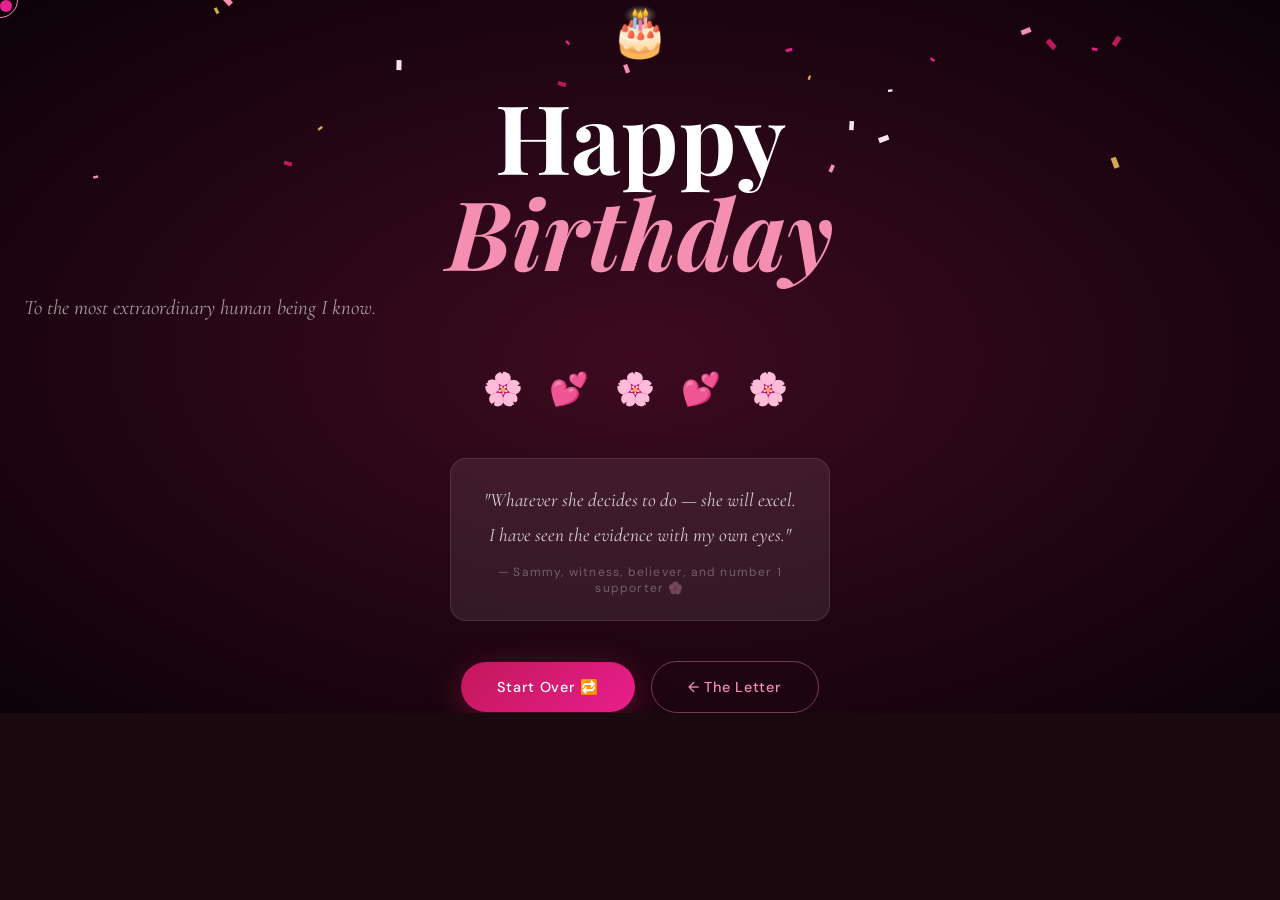
<file: end.html>
<!doctype html>
<html lang="en">
  <head>
    <meta charset="UTF-8" />
    <meta name="viewport" content="width=device-width, initial-scale=1.0" />
    <title>Happy Birthday, Yinka 🎀</title>
    <link
      href="https://fonts.googleapis.com/css2?family=Playfair+Display:ital,wght@0,400;0,700;1,400;1,700&family=Cormorant+Garamond:ital,wght@0,300;0,400;1,300;1,400&family=DM+Sans:wght@300;400;500&display=swap"
      rel="stylesheet"
    />
    <link rel="stylesheet" href="styles.css" />
  </head>
  
<body>

    <div class="cursor" id="cursor"></div>
    <div class="cursor-ring" id="cursorRing"></div>
    <audio id="bgMusic" loop preload="auto">
      <source src="counting-my-blessings.mp3" type="audio/mpeg" />
    </audio>
    <!-- <button
      class="music-btn"
      id="musicBtn"
      onclick="toggleMusic()"
      title="Toggle music"
    >
      🔇
    </button>
    <div class="progress-bar" id="progressBar"></div> -->

        <div class= active"screen" id="screen-end">
      <canvas
        id="confettiCanvas"
        class="confetti"
        style="
          position: fixed;
          inset: 0;
          width: 100%;
          height: 100%;
          pointer-events: none;
        "
      ></canvas>
      <div
        class="end-content"
        style="text-align: center; position: relative; z-index: 2"
      >
        <div style="font-size: 3rem; margin-bottom: 24px">🎂</div>
        <h2 class="end-big">Happy <em>Birthday</em></h2>
        <p class="end-sub">To the most extraordinary human being I know.</p>
        <div class="hearts-row">🌸 💕 🌸 💕 🌸</div>
        <div
          style="
            background: rgba(255, 255, 255, 0.08);
            border-radius: 16px;
            padding: 24px 32px;
            border: 1px solid rgba(255, 255, 255, 0.1);
            max-width: 380px;
            margin: 0 auto 40px;
          "
        >
          <p
            style="
              font-family: &quot;Cormorant Garamond&quot;, serif;
              font-style: italic;
              font-size: 1.2rem;
              color: rgba(255, 255, 255, 0.8);
              line-height: 1.8;
            "
          >
            "Whatever she decides to do — she will excel. I have seen the
            evidence with my own eyes."
          </p>
          <p
            style="
              font-size: 0.75rem;
              color: rgba(255, 255, 255, 0.3);
              margin-top: 12px;
              letter-spacing: 0.1em;
            "
          >
            — Sammy, witness, believer, and number 1 supporter 🌸
          </p>
        </div>
        <button
          class="btn btn-primary"
          onclick="window.location.href='prologue.html'"
          style="margin-right: 12px"
        >
          Start Over 🔁
        </button>
        <button class="btn btn-ghost" onclick="window.location.href='letter.html'">
          ← The Letter
        </button>
      </div>
    </div>

    <script>

      // ── NAVIGATION ───────────────────────────────────────────────────────
      function goToScreen(screenId) {
        const map = {
          'screen-0':         'index.html',
          'screen-prologue':  'prologue.html',
          'screen-2021':      '2021.html',
          'screen-2022':      '2022.html',
          'screen-2023':      '2023.html',
          'screen-2024':      '2024.html',
          'screen-2025':      '2025.html',
          'screen-who':       'who.html',
          'screen-slideshow': 'slideshow.html',
          'screen-fame':      'fame.html',
          'screen-tommy':     'tommy.html',
          'screen-bisola':    'bisola.html',
          'screen-messages':  'sammy.html',
          'screen-letter':    'letter.html',
          'screen-end':       'end.html',
        };
        if (map[screenId]) window.location.href = map[screenId];
      }


      // ── BACKGROUND MUSIC ─────────────────────────────────────────────────
      const audio = document.getElementById('bgMusic');
      const musicBtn = document.getElementById('musicBtn');
      let musicPlaying = false, userMutedMusic = false;

      function setupGain() {
        if (window._audioCtx || !audio) return;
        try {
          window._audioCtx = new (window.AudioContext || window.webkitAudioContext)();
          const src = window._audioCtx.createMediaElementSource(audio);
          window._gainNode = window._audioCtx.createGain();
          window._gainNode.gain.value = 0.07;
          src.connect(window._gainNode);
          window._gainNode.connect(window._audioCtx.destination);
        } catch(e) {}
      }
      function startMusic() {
        if (userMutedMusic || musicPlaying || !audio) return;
        setupGain();
        if (window._audioCtx && window._audioCtx.state === 'suspended') window._audioCtx.resume();
        audio.volume = 1;
        audio.play().then(() => {
          musicPlaying = true;
          if (window._gainNode) window._gainNode.gain.value = 0.07;
          if (musicBtn) { musicBtn.textContent = '🎵'; musicBtn.classList.add('playing'); }
        }).catch(() => {});
      }
      function toggleMusic() {
        if (musicPlaying) {
          audio.pause(); musicPlaying = false; userMutedMusic = true;
          if (musicBtn) { musicBtn.textContent = '🔇'; musicBtn.classList.remove('playing'); }
        } else {
          userMutedMusic = false; startMusic();
        }
      }
      document.addEventListener('click',      () => { if (!userMutedMusic) startMusic(); });
      document.addEventListener('touchstart', () => { if (!userMutedMusic) startMusic(); }, { passive: true });


      // ── CURSOR ───────────────────────────────────────────────────────────
      const cursor = document.getElementById('cursor');
      const ring   = document.getElementById('cursorRing');
      if (cursor && ring) {
        let mx=0,my=0,rx=0,ry=0;
        document.addEventListener('mousemove', e => {
          mx=e.clientX; my=e.clientY;
          cursor.style.left = mx-6+'px'; cursor.style.top = my-6+'px';
        });
        (function animateRing(){
          rx+=(mx-rx-18)*0.12; ry+=(my-ry-18)*0.12;
          ring.style.left = rx+'px'; ring.style.top = ry+'px';
          requestAnimationFrame(animateRing);
        })();
      }


      // ── PETALS ───────────────────────────────────────────────────────────
      function createPetal() {
        const p = document.createElement('div');
        p.className = 'petal';
        p.style.left = Math.random()*100+'vw';
        const dur = 6+Math.random()*8, delay = Math.random()*5;
        p.style.animation = `petalFall ${dur}s ${delay}s linear infinite`;
        document.body.appendChild(p);
        setTimeout(() => p.remove(), (dur+delay)*1000+1000);
      }
      setInterval(createPetal, 2000);


      // ── CONFETTI ─────────────────────────────────────────────────────────
      window.addEventListener('DOMContentLoaded', () => {
        const canvas = document.getElementById('confettiCanvas');
        if (!canvas) return;
        const ctx = canvas.getContext('2d');
        canvas.width  = window.innerWidth;
        canvas.height = window.innerHeight;
        const colors = ['#f48fb1','#e91e8c','#c2185b','#fce4ec','#d4a853','#fff'];
        const particles = Array.from({length:120}, () => ({
          x: Math.random()*canvas.width,
          y: Math.random()*canvas.height - canvas.height,
          r: 4+Math.random()*8,
          color: colors[Math.floor(Math.random()*colors.length)],
          vx:(Math.random()-.5)*3, vy:2+Math.random()*3,
          angle:Math.random()*Math.PI*2, spin:(Math.random()-.5)*.15,
        }));
        (function draw() {
          ctx.clearRect(0,0,canvas.width,canvas.height);
          particles.forEach(p => {
            ctx.save(); ctx.translate(p.x,p.y); ctx.rotate(p.angle);
            ctx.fillStyle=p.color; ctx.fillRect(-p.r/2,-p.r/4,p.r,p.r/2);
            ctx.restore();
            p.x+=p.vx; p.y+=p.vy; p.angle+=p.spin;
            if (p.y>canvas.height){p.y=-10;p.x=Math.random()*canvas.width;}
          });
          requestAnimationFrame(draw);
        })();
      });

    </script>
  </body>
</html>
</file>
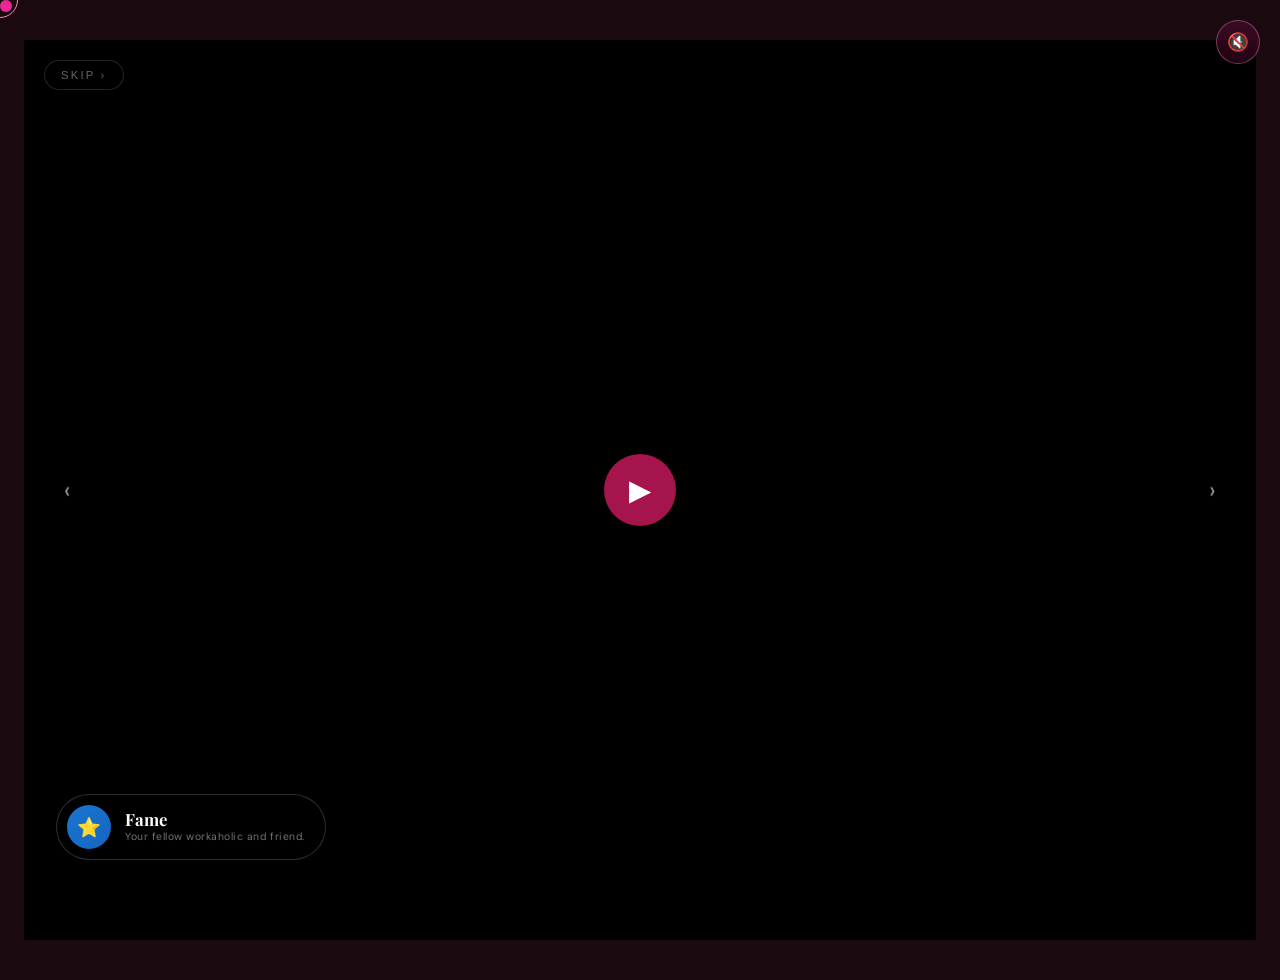
<file: fame.html>
<!doctype html>
<html lang="en">
  <head>
    <meta charset="UTF-8" />
    <meta name="viewport" content="width=device-width, initial-scale=1.0" />
    <title>Happy Birthday, Yinka 🎀</title>
    <link href="https://fonts.googleapis.com/css2?family=Playfair+Display:ital,wght@0,400;0,700;1,400;1,700&family=Cormorant+Garamond:ital,wght@0,300;0,400;1,300;1,400&family=DM+Sans:wght@300;400;500&display=swap" rel="stylesheet" />
    <link rel="stylesheet" href="styles.css" />
  </head>
  <body>
    <div class="cursor" id="cursor"></div>
    <div class="cursor-ring" id="cursorRing"></div>
    <audio id="bgMusic" loop preload="auto">
      <source src="counting-my-blessings.mp3" type="audio/mpeg" />
    </audio>
    <button class="music-btn" id="musicBtn" onclick="toggleMusic()" title="Toggle music">🔇</button>

    <div class="screen active" id="screen-fame">
      <div class="slideshow-container">
        <button class="slideshow-skip" style="z-index:20;position:absolute;" onclick="triggerReveal()">Skip ›</button>
        <div class="slide active-slide">
          <div class="yt-cover" style="position:absolute;inset:0;width:100%;height:100%;overflow:hidden;">
            <button id="btn_fameVideo" onclick="togglePlay()" style="position:absolute;top:50%;left:50%;transform:translate(-50%,-50%);z-index:30;background:rgba(194,24,91,0.85);border:none;border-radius:50%;width:72px;height:72px;font-size:1.8rem;color:#fff;cursor:pointer;display:flex;align-items:center;justify-content:center;transition:opacity 0.3s;">▶</button>
            <div id="fameVideo" class="yt-player" data-video-id="1Lfj_MJPTE4"
              style="position:absolute;inset:0;width:100%;height:100%;z-index:1;"></div>
          </div>
          <div class="slide-overlay"></div>
          
          <div class="slide-caption" style="bottom: 80px; text-align: left; padding: 0 32px">
            <div style="display:inline-flex;align-items:center;gap:14px;background:rgba(0,0,0,0.5);backdrop-filter:blur(16px);border:1px solid rgba(176,190,197,0.25);border-radius:100px;padding:10px 20px 10px 10px;">
              <div style="width:44px;height:44px;border-radius:50%;background:linear-gradient(135deg,#1976d2,#1565c0);display:flex;align-items:center;justify-content:center;font-size:1.2rem;flex-shrink:0;">⭐</div>
              <div>
                <p style="font-family:'Playfair Display',serif;font-size:1.05rem;color:white;font-weight:700;line-height:1;">Fame</p>
                <p style="font-size:0.65rem;color:rgba(255,255,255,0.45);margin-top:3px;letter-spacing:0.05em;">Your fellow workaholic and friend.</p>
              </div>
            </div>
          </div>
          <button class="slideshow-nav-button prev" style="z-index:20;position:absolute;" onclick="window.location.href='slideshow.html'">‹</button>
          <button class="slideshow-nav-button next" style="z-index:20;position:absolute;" onclick="triggerReveal()">›</button>
          <div class="reveal-overlay" id="reveal-overlay">
            <div class="reveal-inner" id="reveal-inner">
              <div style="font-size:3.5rem;margin-bottom:20px;animation:heartbeat 1.5s ease-in-out infinite;">🎀</div>
              <p style="font-family:'Cormorant Garamond',serif;font-style:italic;font-size:clamp(1rem,3vw,1.3rem);color:rgba(255,255,255,0.55);margin-bottom:32px;line-height:1.7;">
                I told this boy to be funny ooo, he come run mad😂.
              </p>
              <div class="reveal-btn-row">
                <button class="reveal-next-btn" onclick="window.location.href='tommy.html'"
                  style="background:linear-gradient(135deg,#1976d2,#1565c0);box-shadow:0 0 60px rgba(0,0,0,0.4);">
                  Next → Tommy
                </button>
              </div>
            </div>
          </div>
        </div>
      </div>
    </div>

    <script>
      function goToScreen(screenId) {
        const map = {'screen-0':'index.html','screen-prologue':'prologue.html','screen-2021':'2021.html','screen-2022':'2022.html','screen-2023':'2023.html','screen-2024':'2024.html','screen-2025':'2025.html','screen-who':'who.html','screen-slideshow':'slideshow.html','screen-fame':'fame.html','screen-tommy':'tommy.html','screen-bisola':'bisola.html','screen-messages':'sammy.html','screen-letter':'letter.html','screen-end':'end.html'};
        if (map[screenId]) window.location.href = map[screenId];
      }
      const audio = document.getElementById('bgMusic');
      const musicBtn = document.getElementById('musicBtn');
      let musicPlaying = false, userMutedMusic = false;
      function setupGain() {
        if (window._audioCtx || !audio) return;
        try {
          window._audioCtx = new (window.AudioContext || window.webkitAudioContext)();
          const src = window._audioCtx.createMediaElementSource(audio);
          window._gainNode = window._audioCtx.createGain();
          window._gainNode.gain.value = 0.07;
          src.connect(window._gainNode); window._gainNode.connect(window._audioCtx.destination);
        } catch(e) {}
      }
      function startMusic() {
        if (userMutedMusic || musicPlaying || !audio) return;
        setupGain();
        if (window._audioCtx && window._audioCtx.state === 'suspended') window._audioCtx.resume();
        audio.volume = 1;
        audio.play().then(() => {
          musicPlaying = true;
          if (window._gainNode) window._gainNode.gain.value = 0.07;
          if (musicBtn) { musicBtn.textContent = '🎵'; musicBtn.classList.add('playing'); }
        }).catch(() => {});
      }
      function toggleMusic() {
        if (musicPlaying) {
          audio.pause(); musicPlaying = false; userMutedMusic = true;
          if (musicBtn) { musicBtn.textContent = '🔇'; musicBtn.classList.remove('playing'); }
        } else { userMutedMusic = false; startMusic(); }
      }
      document.addEventListener('click',      () => { if (!userMutedMusic) startMusic(); });
      document.addEventListener('touchstart', () => { if (!userMutedMusic) startMusic(); }, { passive: true });
      const cursor = document.getElementById('cursor');
      const ring = document.getElementById('cursorRing');
      if (cursor && ring) {
        let mx=0,my=0,rx=0,ry=0;
        document.addEventListener('mousemove', e => { mx=e.clientX; my=e.clientY; cursor.style.left=mx-6+'px'; cursor.style.top=my-6+'px'; });
        (function loop(){ rx+=(mx-rx-18)*0.12; ry+=(my-ry-18)*0.12; ring.style.left=rx+'px'; ring.style.top=ry+'px'; requestAnimationFrame(loop); })();
      }
      function createPetal() {
        const p = document.createElement('div'); p.className = 'petal';
        p.style.left = Math.random()*100+'vw';
        const dur=6+Math.random()*8, delay=Math.random()*5;
        p.style.animation = `petalFall ${dur}s ${delay}s linear infinite`;
        document.body.appendChild(p); setTimeout(() => p.remove(), (dur+delay)*1000+1000);
      }
      setInterval(createPetal, 2000);

      const ytPlayers = {};

      let _playing = false;

      function togglePlay() {
        const p = ytPlayers['fameVideo'];
        if (!p) return;
        const btn = document.getElementById('btn_fameVideo');
        if (!_playing) {
          try { p.unMute(); p.setVolume(100); p.playVideo(); } catch(e) {}
        } else {
          try { p.pauseVideo(); } catch(e) {}
          _playing = false;
          if (btn) btn.style.opacity = '1';
        }
      }

      function onYouTubeIframeAPIReady() {
        if (!document.getElementById('fameVideo')) return;
        ytPlayers['fameVideo'] = new YT.Player('fameVideo', {
          videoId: '1Lfj_MJPTE4',
          playerVars: {
            autoplay: 1, mute: 1, controls: 0, disablekb: 1, fs: 0,
            iv_load_policy: 3, modestbranding: 1, playsinline: 1, rel: 0,
            showinfo: 0, enablejsapi: 1,
            origin: (window.location.origin && window.location.origin !== 'null')
              ? window.location.origin : 'https://www.youtube.com',
          },
          events: {
            onReady: (e) => {
              const iframe = e.target.getIframe();
              if (iframe) iframe.style.cssText = 'position:absolute;top:0;left:0;width:100%;height:100%;border:none;transform:scale(1.01);transform-origin:center center;';
              try { e.target.playVideo(); } catch(ex) {}
            },
            onStateChange: (e) => {
              if (e.data === YT.PlayerState.PLAYING) {
                try { e.target.unMute(); e.target.setVolume(100); } catch(ex) {}
                if (audio && !audio.paused) { audio.pause(); musicPlaying = false; }
              }
              if (e.data === YT.PlayerState.ENDED) {
                triggerReveal();
                if (!userMutedMusic) startMusic();
              }
            },
          },
        });
      }

      function triggerReveal() {
        const overlay = document.getElementById('reveal-overlay');
        const inner   = document.getElementById('reveal-inner');
        if (overlay) overlay.classList.add('visible');
        setTimeout(() => { if (inner) inner.classList.add('visible'); }, 50);
      }
    </script>
    <script src="https://www.youtube.com/iframe_api"></script>
  </body>
</html>
</file>
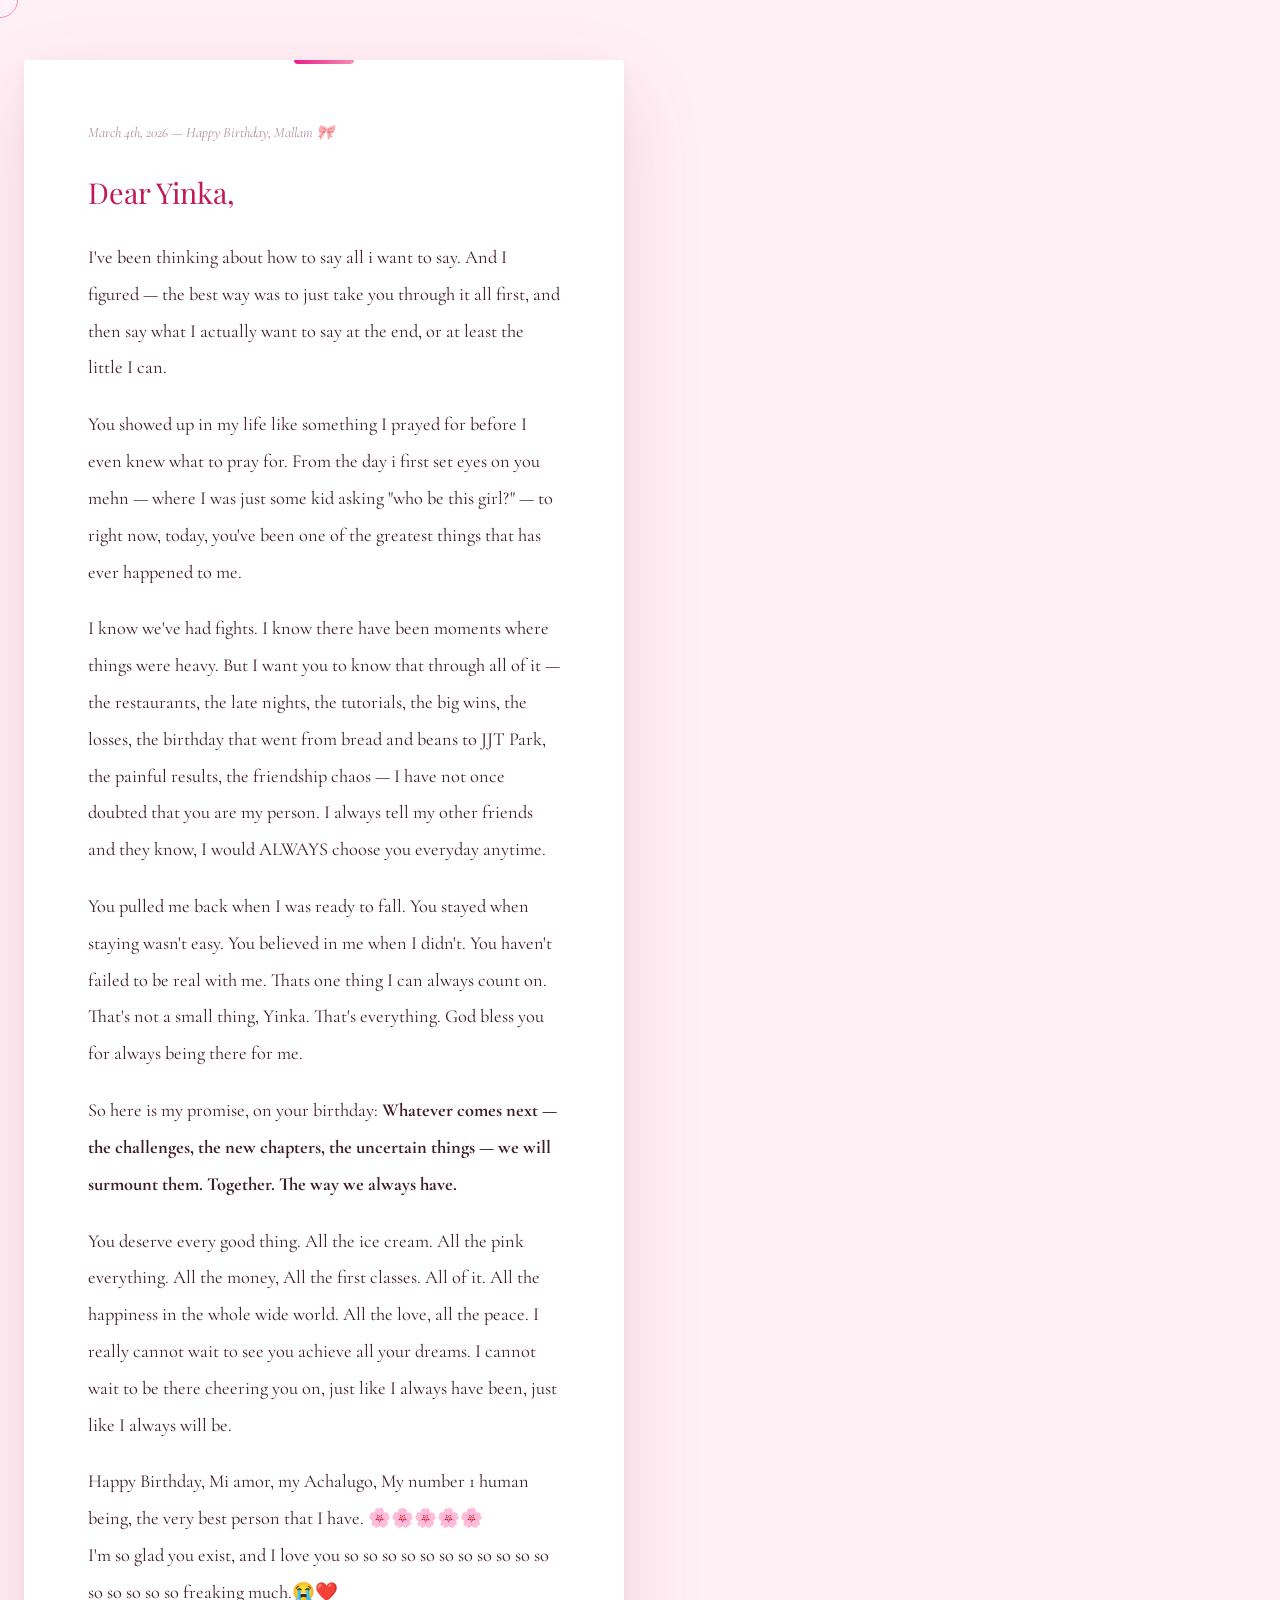
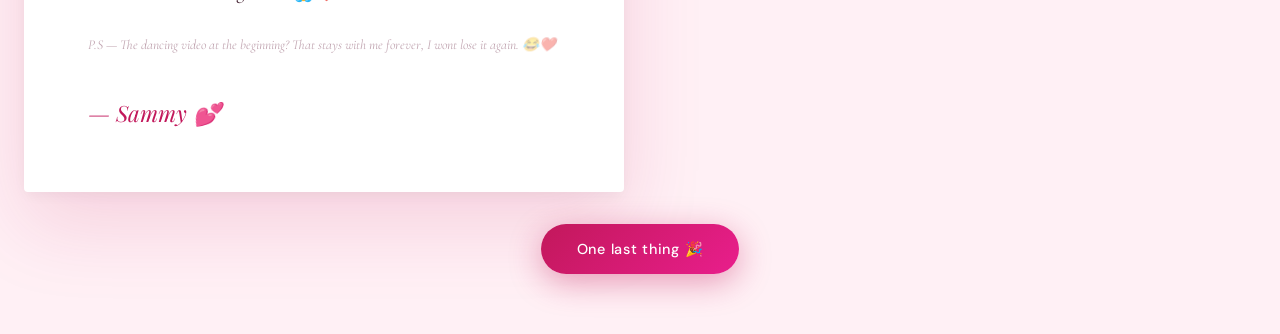
<file: letter.html>
<!doctype html>
<html lang="en">
  <head>
    <meta charset="UTF-8" />
    <meta name="viewport" content="width=device-width, initial-scale=1.0" />
    <title>Happy Birthday, Yinka 🎀</title>
    <link
      href="https://fonts.googleapis.com/css2?family=Playfair+Display:ital,wght@0,400;0,700;1,400;1,700&family=Cormorant+Garamond:ital,wght@0,300;0,400;1,300;1,400&family=DM+Sans:wght@300;400;500&display=swap"
      rel="stylesheet"
    />
    <link rel="stylesheet" href="styles.css" />
  </head>
  
<body>

    <div class="cursor" id="cursor"></div>
    <div class="cursor-ring" id="cursorRing"></div>
    <audio id="bgMusic" loop preload="auto">
      <source src="counting-my-blessings.mp3" type="audio/mpeg" />
    </audio>
    <!-- <button
      class="music-btn"
      id="musicBtn"
      onclick="toggleMusic()"
      title="Toggle music"
    >
      🔇
    </button>
    <div class="progress-bar" id="progressBar"></div> -->

        <div
      class= active"screen"
      id="screen-letter"
      style="
        background: var(--pink-pale);
        color: var(--text);
        padding: 60px 24px;
        min-height: 100vh;
        
        flex-direction: column;
        align-items: center;
        justify-content: center;
      "
    >
      <div class="letter-paper">
        <div class="letter-date">
          March 4th, 2026 — Happy Birthday, Mallam 🎀
        </div>
        <div class="letter-greeting">Dear Yinka,</div>
        <div class="letter-body">
          <p>
            I've been thinking about how to say all i want to say. And I figured
            — the best way was to just take you through it all first, and then
            say what I actually want to say at the end, or at least the little I
            can.
          </p>
          <p>
            You showed up in my life like something I prayed for before I even
            knew what to pray for. From the day i first set eyes on you mehn —
            where I was just some kid asking "who be this girl?" — to right now,
            today, you've been one of the greatest things that has ever happened
            to me.
          </p>
          <p>
            I know we've had fights. I know there have been moments where things
            were heavy. But I want you to know that through all of it — the
            restaurants, the late nights, the tutorials, the big wins, the
            losses, the birthday that went from bread and beans to JJT Park, the
            painful results, the friendship chaos — I have not once doubted that
            you are my person. I always tell my other friends and they know, I
            would ALWAYS choose you everyday anytime.
          </p>
          <p>
            You pulled me back when I was ready to fall. You stayed when staying
            wasn't easy. You believed in me when I didn't. You haven't failed to
            be real with me. Thats one thing I can always count on. That's not a
            small thing, Yinka. That's everything. God bless you for always
            being there for me.
          </p>
          <p>
            So here is my promise, on your birthday:
            <strong
              >Whatever comes next — the challenges, the new chapters, the
              uncertain things — we will surmount them. Together. The way we
              always have.</strong
            >
          </p>
          <p>
            You deserve every good thing. All the ice cream. All the pink
            everything. All the money, All the first classes. All of it. All the
            happiness in the whole wide world. All the love, all the peace. I
            really cannot wait to see you achieve all your dreams. I cannot wait
            to be there cheering you on, just like I always have been, just like
            I always will be.
          </p>
          <p>
            Happy Birthday, Mi amor, my Achalugo, My number 1 human being, the
            very best person that I have. 🌸🌸🌸🌸🌸<br />I'm so glad you exist,
            and I love you so so so so so so so so so so so so so so so so
            freaking much.😭❤️
          </p>
          <p
            style="
              font-size: 0.85rem;
              color: rgba(100, 30, 60, 0.4);
              font-style: italic;
            "
          >
            P.S — The dancing video at the beginning? That stays with me
            forever, I wont lose it again. 😂❤️
          </p>
        </div>
        <div class="letter-sign">— Sammy <span class="heartbeat">💕</span></div>
      </div>
      <div
        style="
          margin-top: 32px;
          text-align: center;
          opacity: 0;
          animation: fadeIn 1s ease 1.5s forwards;
        "
      >
        <button class="btn btn-primary" onclick="window.location.href='end.html'">
          One last thing 🎉
        </button>
      </div>
    </div>

    <script>

      // ── NAVIGATION ───────────────────────────────────────────────────────
      function goToScreen(screenId) {
        const map = {
          'screen-0':         'index.html',
          'screen-prologue':  'prologue.html',
          'screen-2021':      '2021.html',
          'screen-2022':      '2022.html',
          'screen-2023':      '2023.html',
          'screen-2024':      '2024.html',
          'screen-2025':      '2025.html',
          'screen-who':       'who.html',
          'screen-slideshow': 'slideshow.html',
          'screen-fame':      'fame.html',
          'screen-tommy':     'tommy.html',
          'screen-bisola':    'bisola.html',
          'screen-messages':  'sammy.html',
          'screen-letter':    'letter.html',
          'screen-end':       'end.html',
        };
        if (map[screenId]) window.location.href = map[screenId];
      }


      // ── BACKGROUND MUSIC ─────────────────────────────────────────────────
      const audio = document.getElementById('bgMusic');
      const musicBtn = document.getElementById('musicBtn');
      let musicPlaying = false, userMutedMusic = false;

      function setupGain() {
        if (window._audioCtx || !audio) return;
        try {
          window._audioCtx = new (window.AudioContext || window.webkitAudioContext)();
          const src = window._audioCtx.createMediaElementSource(audio);
          window._gainNode = window._audioCtx.createGain();
          window._gainNode.gain.value = 0.07;
          src.connect(window._gainNode);
          window._gainNode.connect(window._audioCtx.destination);
        } catch(e) {}
      }
      function startMusic() {
        if (userMutedMusic || musicPlaying || !audio) return;
        setupGain();
        if (window._audioCtx && window._audioCtx.state === 'suspended') window._audioCtx.resume();
        audio.volume = 1;
        audio.play().then(() => {
          musicPlaying = true;
          if (window._gainNode) window._gainNode.gain.value = 0.07;
          if (musicBtn) { musicBtn.textContent = '🎵'; musicBtn.classList.add('playing'); }
        }).catch(() => {});
      }
      function toggleMusic() {
        if (musicPlaying) {
          audio.pause(); musicPlaying = false; userMutedMusic = true;
          if (musicBtn) { musicBtn.textContent = '🔇'; musicBtn.classList.remove('playing'); }
        } else {
          userMutedMusic = false; startMusic();
        }
      }
      document.addEventListener('click',      () => { if (!userMutedMusic) startMusic(); });
      document.addEventListener('touchstart', () => { if (!userMutedMusic) startMusic(); }, { passive: true });


      // ── CURSOR ───────────────────────────────────────────────────────────
      const cursor = document.getElementById('cursor');
      const ring   = document.getElementById('cursorRing');
      if (cursor && ring) {
        let mx=0,my=0,rx=0,ry=0;
        document.addEventListener('mousemove', e => {
          mx=e.clientX; my=e.clientY;
          cursor.style.left = mx-6+'px'; cursor.style.top = my-6+'px';
        });
        (function animateRing(){
          rx+=(mx-rx-18)*0.12; ry+=(my-ry-18)*0.12;
          ring.style.left = rx+'px'; ring.style.top = ry+'px';
          requestAnimationFrame(animateRing);
        })();
      }


      // ── PETALS ───────────────────────────────────────────────────────────
      function createPetal() {
        const p = document.createElement('div');
        p.className = 'petal';
        p.style.left = Math.random()*100+'vw';
        const dur = 6+Math.random()*8, delay = Math.random()*5;
        p.style.animation = `petalFall ${dur}s ${delay}s linear infinite`;
        document.body.appendChild(p);
        setTimeout(() => p.remove(), (dur+delay)*1000+1000);
      }
      setInterval(createPetal, 2000);

    </script>
  </body>
</html>
</file>
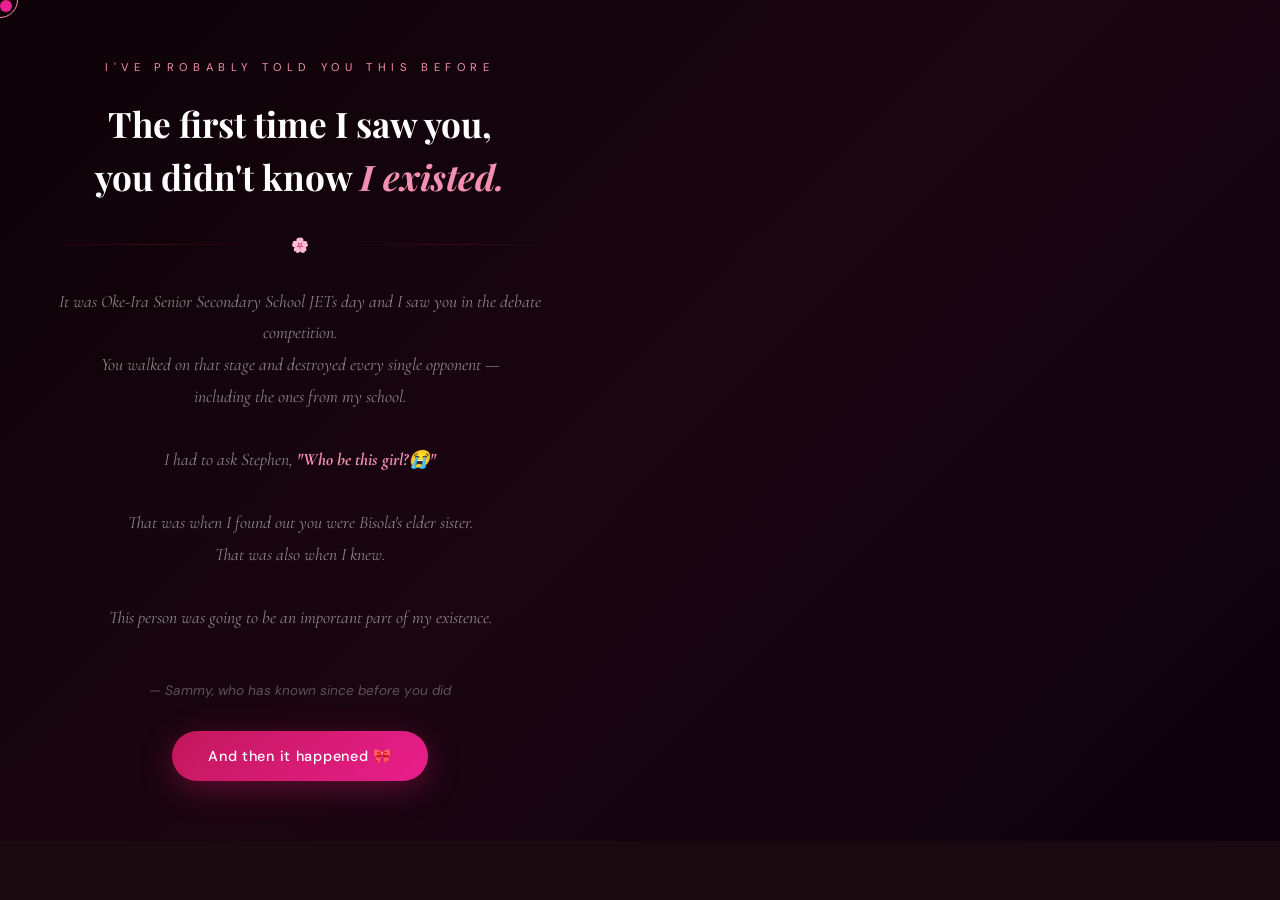
<file: prologue.html>
<!doctype html>
<html lang="en">
  <head>
    <meta charset="UTF-8" />
    <meta name="viewport" content="width=device-width, initial-scale=1.0" />
    <title>Happy Birthday, Yinka 🎀</title>
    <link
      href="https://fonts.googleapis.com/css2?family=Playfair+Display:ital,wght@0,400;0,700;1,400;1,700&family=Cormorant+Garamond:ital,wght@0,300;0,400;1,300;1,400&family=DM+Sans:wght@300;400;500&display=swap"
      rel="stylesheet"
    />
    <link rel="stylesheet" href="styles.css" />
  </head>
  
<body>

    <div class="cursor" id="cursor"></div>
    <div class="cursor-ring" id="cursorRing"></div>
    <!-- <audio id="bgMusic" loop preload="auto">
      <source src="counting-my-blessings.mp3" type="audio/mpeg" />
    </audio> -->
    <!-- <button
      class="music-btn"
      id="musicBtn"
      onclick="toggleMusic()"
      title="Toggle music"
    >
      🔇
    </button>
    <div class="progress-bar" id="progressBar"></div> -->

        <div class= active"screen" id="screen-prologue">
      <div class="prologue-content">
        <p
          style="
            font-size: 0.7rem;
            letter-spacing: 0.5em;
            text-transform: uppercase;
            color: var(--pink-soft);
            margin-bottom: 24px;
          "
        >
          I've probably told you this before
        </p>
        <h2 class="prologue-text">
          The first time I saw you,<br />you didn't know <em>I existed.</em>
        </h2>
        <div class="divider" style="margin: 32px 0">
          <div class="divider-line"></div>
          <div class="divider-icon">🌸</div>
          <div class="divider-line"></div>
        </div>
        <p class="prologue-sub">
          It was Oke-Ira Senior Secondary School JETs day and I saw you in the
          debate competition.<br />You walked on that stage and destroyed every
          single opponent —<br />including the ones from my school.<br /><br />I
          had to ask Stephen,
          <strong style="color: var(--pink-soft)">"Who be this girl?😭"</strong
          ><br /><br />That was when I found out you were Bisola's elder
          sister.<br />That was also when I knew.<br /><br /><em
            >This person was going to be an important part of my existence.</em
          >
        </p>
        <div
          style="
            margin-bottom: 32px;
            font-size: 0.85rem;
            color: rgba(255, 255, 255, 0.3);
            font-style: italic;
          "
        >
          — Sammy, who has known since before you did
        </div>
        <button class="btn btn-primary" onclick="window.location.href='2021.html'">
          And then it happened 🎀
        </button>
      </div>
    </div>

    <script>

      // ============================
      // YOUTUBE PLAYER SETUP
      // ============================
      // Load YouTube IFrame API
      const ytScript = document.createElement("script");
      ytScript.src = "https://www.youtube.com/iframe_api";
      document.head.appendChild(ytScript);

      const ytPlayers = {};
      const ytReadyCallbacks = {};

      function onYouTubeIframeAPIReady() {
        // Init all YT players once API is ready
        document
          .querySelectorAll(".yt-player, .yt-slide, .yt-opening, .yt-inline")
          .forEach((el) => {
            const id = el.id;
            const videoId = el.dataset.videoId;
            const onEndedFn = el.dataset.onended;
            const mutedIds = new Set([]);
            ytPlayers[id] = new YT.Player(id, {
              videoId: videoId,
              playerVars: {
                autoplay: 0,
                controls: 0,
                disablekb: 1,
                fs: 0,
                iv_load_policy: 3,
                loop: 0,
                modestbranding: 1,
                playsinline: 1,
                rel: 0,
                showinfo: 0,
                color: "white",
                mute: mutedIds.has(videoId) ? 1 : 0,
                widget_referrer: window.location.href,
                enablejsapi: 1,
                origin: window.location.origin || "*",
              },
              events: {
                onReady: (e) => {
                  // Hide spinner
                  const spinner =
                    document.getElementById(
                      id.replace("Video", "") + "-spinner",
                    ) || document.getElementById(id + "-spinner");
                  if (spinner) spinner.classList.add("hidden");
                  // Force iframe to fill container and strip YT chrome
                  const iframe = e.target.getIframe();
                  if (iframe) {
                    iframe.style.cssText =
                      "position:absolute;top:0;left:0;width:100%;height:100%;border:none;";
                    // Muted bg videos: also set transform to cover any letterboxing
                    if (mutedIds.has(videoId)) {
                      iframe.style.transform = "scale(1.01)";
                      iframe.style.transformOrigin = "center center";
                    }
                  }
                  if (ytReadyCallbacks[id]) ytReadyCallbacks[id](e);
                },
                onStateChange: (e) => {
                  // Loop slideshow/bg videos; trigger reveal for message videos
                  const isMuted = mutedIds.has(videoId);
                  if (e.data === YT.PlayerState.ENDED) {
                    if (isMuted) {
                      // loop bg videos silently
                      e.target.seekTo(0);
                      e.target.playVideo();
                    } else if (onEndedFn) {
                      window[onEndedFn] &&
                        window[onEndedFn](id.replace("Video", ""));
                    }
                  }
                  // resume bg music when video ends
                  if (
                    e.data === YT.PlayerState.ENDED ||
                    e.data === YT.PlayerState.PAUSED
                  ) {
                    resumeMusicIfNeeded();
                  }
                  // pause bg music when video plays
                  if (e.data === YT.PlayerState.PLAYING) {
                    if (audio && !audio.paused) audio.pause();
                  }
                },
              },
            });
          });
      }

      function playYTVideo(playerId) {
        const p = ytPlayers[playerId];
        if (p && p.seekTo) {
          p.seekTo(0);
          p.playVideo();
        }
      }
      function pauseAllYTVideos() {
        Object.values(ytPlayers).forEach((p) => {
          try {
            p.pauseVideo();
          } catch (e) {}
        });
      }

      // pauseAllVideos already handles YT players directly

      // ============================
      // SCREEN ORDER
      // ============================
      const screenOrder = [
        "screen-0",
        "screen-prologue",
        "screen-2021",
        "screen-2022",
        "screen-2023",
        "screen-2024",
        "screen-2025",
        "screen-who",
        "screen-slideshow",
        "screen-fame",
        "screen-tommy",
        "screen-bisola",
        "screen-messages",
        "screen-letter",
        "screen-end",
      ];
      let currentScreen = 'screen-prologue';

      // ============================
      // REVEAL OVERLAY (unified)
      // ============================
      function triggerReveal(name) {
        const overlay = document.getElementById(name + "-reveal");
        const inner = document.getElementById(name + "-reveal-inner");
        if (!overlay) return;
        overlay.classList.add("visible");
        setTimeout(() => {
          if (inner) inner.classList.add("visible");
        }, 50);
      }
      function resetReveal(name) {
        const overlay = document.getElementById(name + "-reveal");
        const inner = document.getElementById(name + "-reveal-inner");
        if (overlay) overlay.classList.remove("visible");
        if (inner) inner.classList.remove("visible");
      }

      // ============================
      // MUSIC
      // ============================
      const audio = document.getElementById("bgMusic");
      const musicBtn = document.getElementById("musicBtn");
      let musicStarted = false,
        musicPlaying = false,
        userMutedMusic = false;

      function startMusicOnFirstInteraction() {
        if (userMutedMusic || musicPlaying) return;
        if (!audio) return;
        musicStarted = true;
        
        audio
          .play()
          .then(() => {
            musicPlaying = true;
            if (musicBtn) {
              musicBtn.textContent = "🎵";
              musicBtn.classList.add("playing");
            }
          })
          .catch(() => {
            musicStarted = false;
          });
          audio.volume = 0.05;
      }
      function toggleMusic() {
        if (!musicStarted) {
          startMusicOnFirstInteraction();
          return;
        }
        if (musicPlaying) {
          audio.pause();
          musicPlaying = false;
          userMutedMusic = true;
          if (musicBtn) {
            musicBtn.textContent = "🔇";
            musicBtn.classList.remove("playing");
          }
        } else {
          userMutedMusic = false;
          audio.play();
          musicPlaying = true;
          if (musicBtn) {
            musicBtn.textContent = "🎵";
            musicBtn.classList.add("playing");
          }
        }
      }

      // Resume music on any interaction — covers taps on video play buttons
      function resumeMusicIfNeeded() {
        if (userMutedMusic) return;
        if (!musicStarted) {
          startMusicOnFirstInteraction();
          return;
        }
        if (audio && audio.paused && musicPlaying) {
          audio.play().catch(() => {});
        }
      }
      document.addEventListener("click", resumeMusicIfNeeded);
      document.addEventListener("touchstart", resumeMusicIfNeeded, {
        passive: true,
      });

      // Auto-recover if browser pauses audio due to video playback interruption
      if (audio) {
        audio.addEventListener("pause", () => {
          if (userMutedMusic) return;
          setTimeout(() => {
            if (audio.paused && musicPlaying && !userMutedMusic) {
              audio.play().catch(() => {});
            }
          }, 1000);
        });
      }

      // ============================
      // VIDEO HELPERS
      // ============================
      function playVideo(id) {
        const p = ytPlayers[id];
        if (p && typeof p.seekTo === "function") {
          try {
            p.seekTo(0);
            p.playVideo();
          } catch (e) {}
        }
      }
      function pauseAllVideos() {
        // No raw <video> elements remain — all videos are YT embeds
        // Pause all YT players
        Object.values(ytPlayers).forEach((p) => {
          try {
            if (p && typeof p.pauseVideo === "function") p.pauseVideo();
          } catch (e) {}
        });
      }
      function toggleOpeningVideoPlay() {
        const p = ytPlayers["openingVideo"],
          btn = document.getElementById("openingPlayBtn");
        if (!p || !btn) return;
        const state = p.getPlayerState ? p.getPlayerState() : -1;
        if (state === 1) {
          p.pauseVideo();
          btn.textContent = "▶";
        } else {
          p.playVideo();
          btn.textContent = "⏸";
        }
      }
      function toggle2001VideoPlay() {
        const p = ytPlayers["video2001"],
          btn = document.getElementById("play2001Btn");
        if (!p || !btn) return;
        const state = p.getPlayerState ? p.getPlayerState() : -1;
        if (state === 1) {
          p.pauseVideo();
          btn.textContent = "▶";
        } else {
          p.playVideo();
          btn.textContent = "⏸";
        }
      }
      function toggleJJTVideoPlay() {
        const p = ytPlayers["videoJJT"],
          btn = document.getElementById("playJJTBtn");
        if (!p || !btn) return;
        const state = p.getPlayerState ? p.getPlayerState() : -1;
        if (state === 1) {
          p.pauseVideo();
          btn.textContent = "▶";
        } else {
          p.playVideo();
          btn.textContent = "⏸";
        }
      }

      // ============================
      // SCREEN NAVIGATION
      // ============================
      // Map each message screen to its video ID and reveal name
      const msgScreens = {
        "screen-fame": { vid: "fameVideo", reveal: "fame" },
        "screen-tommy": { vid: "tommyVideo", reveal: "tommy" },
        "screen-bisola": { vid: "bisolaVideo", reveal: "bisola" },
        "screen-messages": { vid: "sammyVideo", reveal: "sammy" },
      };

      function goToScreen(screenId) {
        switch(screenId) {
        case 'screen-0': window.location.href = 'index.html'; return;
        case 'screen-prologue': window.location.href = 'prologue.html'; return;
        case 'screen-2021': window.location.href = '2021.html'; return;
        case 'screen-2022': window.location.href = '2022.html'; return;
        case 'screen-2023': window.location.href = '2023.html'; return;
        case 'screen-2024': window.location.href = '2024.html'; return;
        case 'screen-2025': window.location.href = '2025.html'; return;
        case 'screen-who': window.location.href = 'who.html'; return;
        case 'screen-slideshow': window.location.href = 'slideshow.html'; return;
        case 'screen-fame': window.location.href = 'fame.html'; return;
        case 'screen-tommy': window.location.href = 'tommy.html'; return;
        case 'screen-bisola': window.location.href = 'bisola.html'; return;
        case 'screen-messages': window.location.href = 'sammy.html'; return;
        case 'screen-letter': window.location.href = 'letter.html'; return;
        case 'screen-end': window.location.href = 'end.html'; return;
        }
      }
      // ============================
      // PROGRESS DOTS
      // ============================
      function updateProgress() {
        const bar = document.getElementById("progressBar");
        if (!bar) return;
        bar.innerHTML = "";
        const ci = screenOrder.indexOf(currentScreen);
        screenOrder.forEach((id, i) => {
          const d = document.createElement("div");
          d.className = "dot" + (i === ci ? " active" : i < ci ? " done" : "");
          bar.appendChild(d);
        });
      }
      updateProgress();

      // ============================
      // LOCKED MEMORIES
      // ============================
      function unlockMemory(id) {
        const card = document.getElementById(id);
        if (!card || !card.classList.contains("locked")) return;
        card.classList.remove("locked");
        card.classList.add("unlocked", "revealed");
        const sp = document.createElement("div");
        sp.textContent = "✨";
        sp.style.cssText =
          "position:absolute;top:12px;right:12px;font-size:1.2rem;animation:sparkle 1s ease forwards";
        card.appendChild(sp);
        setTimeout(() => sp.remove(), 1500);
      }

      // ============================
      // SLIDESHOW
      // ============================
      let currentSlideIndex = 0;

      function initSlideshow() {
        const slides = document.querySelectorAll("#screen-slideshow .slide");
        const prog = document.getElementById("slideProgress");
        prog.innerHTML = "";
        slides.forEach((_, i) => {
          const dot = document.createElement("div");
          dot.className = "slide-dot" + (i === 0 ? " active-dot" : "");
          const fill = document.createElement("div");
          fill.className = "slide-dot-fill";
          dot.appendChild(fill);
          prog.appendChild(dot);
        });
        currentSlideIndex = 0;
        slides.forEach((s) => s.classList.remove("active-slide", "exit-slide"));
        slides[0].classList.add("active-slide");
        const firstDiv = slides[0]
          ? slides[0].querySelector("[data-video-id]")
          : null;
        if (firstDiv && ytPlayers[firstDiv.id]) {
          try {
            ytPlayers[firstDiv.id].playVideo();
          } catch (e) {}
        }
      }

      function goToSlide(index) {
        const slides = document.querySelectorAll("#screen-slideshow .slide");
        const dots = document.querySelectorAll("#slideProgress .slide-dot");
        if (index < 0) return;
        if (index >= slides.length) {
          window.location.href='fame.html';
          return;
        }

        const cvDiv = slides[currentSlideIndex]
          ? slides[currentSlideIndex].querySelector("[data-video-id]")
          : null;
        if (cvDiv && ytPlayers[cvDiv.id]) {
          try {
            ytPlayers[cvDiv.id].pauseVideo();
          } catch (e) {}
        }
        slides[currentSlideIndex].classList.remove("active-slide");
        slides[currentSlideIndex].classList.add("exit-slide");
        setTimeout(
          () => slides[currentSlideIndex]?.classList.remove("exit-slide"),
          1200,
        );
        if (dots[currentSlideIndex]) {
          dots[currentSlideIndex].classList.remove("active-dot");
          dots[currentSlideIndex].querySelector(".slide-dot-fill").style.width =
            "0%";
        }

        currentSlideIndex = index;
        slides[index].classList.add("active-slide");
        if (dots[index]) dots[index].classList.add("active-dot");
        const nextDiv = slides[index]
          ? slides[index].querySelector("[data-video-id]")
          : null;
        if (nextDiv && ytPlayers[nextDiv.id]) {
          try {
            ytPlayers[nextDiv.id].seekTo(0);
            ytPlayers[nextDiv.id].playVideo();
          } catch (e) {}
        }
      }

      function goToPrevSlide() {
        goToSlide(currentSlideIndex - 1);
      }
      function goToNextSlide() {
        const slides = document.querySelectorAll("#screen-slideshow .slide");
        const slide = slides[currentSlideIndex];
        if (slide && slide.dataset.next) {
          window.location.href = slide.dataset.next;
          return;
        }
        goToSlide(currentSlideIndex + 1);
      }

      // ============================
      // CUSTOM CURSOR
      // ============================
      const cursor = document.getElementById("cursor");
      const ring = document.getElementById("cursorRing");
      let mx = 0,
        my = 0,
        rx = 0,
        ry = 0;
      document.addEventListener("mousemove", (e) => {
        mx = e.clientX;
        my = e.clientY;
        cursor.style.left = mx - 6 + "px";
        cursor.style.top = my - 6 + "px";
      });
      (function animateRing() {
        rx += (mx - rx - 18) * 0.12;
        ry += (my - ry - 18) * 0.12;
        ring.style.left = rx + "px";
        ring.style.top = ry + "px";
        requestAnimationFrame(animateRing);
      })();
      document.querySelectorAll("button,.video-wrapper").forEach((el) => {
        el.addEventListener("mouseenter", () => {
          cursor.style.transform = "scale(2)";
          ring.style.transform = "scale(1.5)";
        });
        el.addEventListener("mouseleave", () => {
          cursor.style.transform = "scale(1)";
          ring.style.transform = "scale(1)";
        });
      });

      // ============================
      // FLOATING PETALS
      // ============================
      function createPetal() {
        const p = document.createElement("div");
        p.className = "petal";
        p.style.left = Math.random() * 100 + "vw";
        const dur = 6 + Math.random() * 8,
          delay = Math.random() * 5;
        p.style.animation = `petalFall ${dur}s ${delay}s linear infinite`;
        document.body.appendChild(p);
        setTimeout(() => p.remove(), (dur + delay) * 1000 + 1000);
      }
      setInterval(createPetal, 2000);

      // ============================
      // CONFETTI
      // ============================
      function startConfetti() {
        const canvas = document.getElementById("confettiCanvas");
        const ctx = canvas.getContext("2d");
        canvas.width = window.innerWidth;
        canvas.height = window.innerHeight;
        const particles = Array.from({ length: 120 }, () => ({
          x: Math.random() * canvas.width,
          y: Math.random() * canvas.height - canvas.height,
          r: 4 + Math.random() * 8,
          color: [
            "#f48fb1",
            "#e91e8c",
            "#c2185b",
            "#fce4ec",
            "#d4a853",
            "#fff",
          ][Math.floor(Math.random() * 6)],
          vx: (Math.random() - 0.5) * 3,
          vy: 2 + Math.random() * 3,
          angle: Math.random() * Math.PI * 2,
          spin: (Math.random() - 0.5) * 0.15,
        }));
        (function draw() {
          ctx.clearRect(0, 0, canvas.width, canvas.height);
          particles.forEach((p) => {
            ctx.save();
            ctx.translate(p.x, p.y);
            ctx.rotate(p.angle);
            ctx.fillStyle = p.color;
            ctx.fillRect(-p.r / 2, -p.r / 4, p.r, p.r / 2);
            ctx.restore();
            p.x += p.vx;
            p.y += p.vy;
            p.angle += p.spin;
            if (p.y > canvas.height) {
              p.y = -10;
              p.x = Math.random() * canvas.width;
            }
          });
          requestAnimationFrame(draw);
        })();
      }

      // ============================
      // VIDEO PRELOADING
      // ============================
      // Preload message videos as soon as user reaches screen-who
      // so by the time they hit slideshow → Fame, they're ready
      const MSG_VIDEOS = ["tes-2.mp4", "tes-3.mp4", "tes-5.mp4", "tes-0.mp4"];
      let preloadDone = false;
      function preloadMessageVideos() {
        if (preloadDone) return;
        preloadDone = true;
        MSG_VIDEOS.forEach((src) => {
          const v = document.createElement("video");
          v.src = src;
          v.preload = "auto";
          v.muted = true;
          v.load();
        });
        console.log("[preload] message videos queued");
      }

      // ============================
      // SPINNER HIDE LOGIC
      // ============================
      // When a message video can play, hide its spinner
      const spinnerMap = {
        fameVideo: "fame-spinner",
        tommyVideo: "tommy-spinner",
        bisolaVideo: "bisola-spinner",
        sammyVideo: "sammy-spinner",
      };
      Object.entries(spinnerMap).forEach(([vidId, spinnerId]) => {
        const v = document.getElementById(vidId);
        const s = document.getElementById(spinnerId);
        if (!v || !s) return;
        const hideSpinner = () => s.classList.add("hidden");
        if (v.readyState >= 3) {
          hideSpinner();
        } else {
          v.addEventListener("canplay", hideSpinner, { once: true });
        }
        // Re-show spinner if video stalls mid-play
        v.addEventListener("waiting", () => s.classList.remove("hidden"));
        v.addEventListener("playing", () => s.classList.add("hidden"));
      });
    
    </script>
  </body>
</html>
</file>
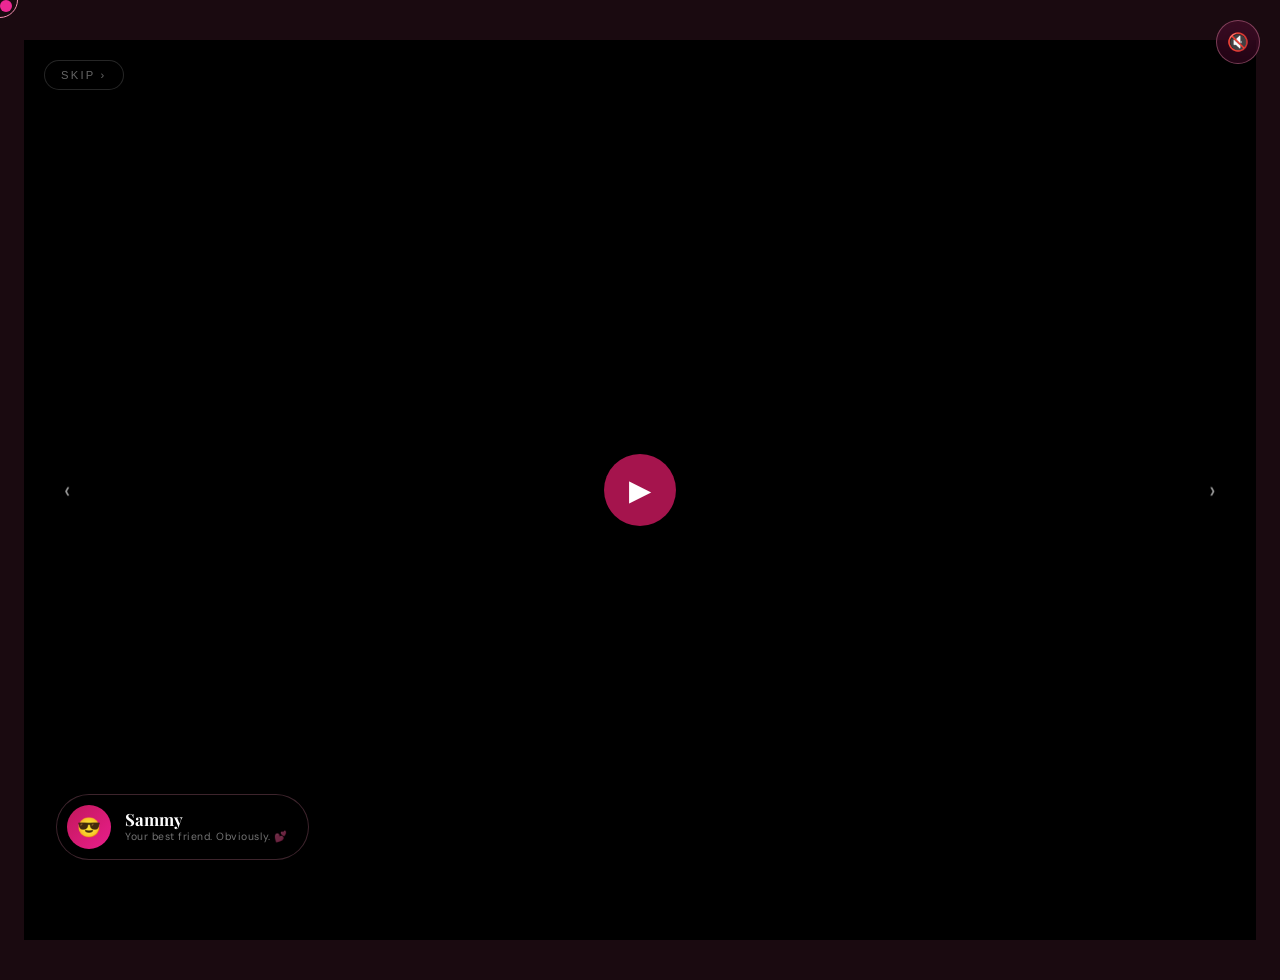
<file: sammy.html>
<!doctype html>
<html lang="en">
  <head>
    <meta charset="UTF-8" />
    <meta name="viewport" content="width=device-width, initial-scale=1.0" />
    <title>Happy Birthday, Yinka 🎀</title>
    <link href="https://fonts.googleapis.com/css2?family=Playfair+Display:ital,wght@0,400;0,700;1,400;1,700&family=Cormorant+Garamond:ital,wght@0,300;0,400;1,300;1,400&family=DM+Sans:wght@300;400;500&display=swap" rel="stylesheet" />
    <link rel="stylesheet" href="styles.css" />
  </head>
  <body>
    <div class="cursor" id="cursor"></div>
    <div class="cursor-ring" id="cursorRing"></div>
    <audio id="bgMusic" loop preload="auto">
      <source src="counting-my-blessings.mp3" type="audio/mpeg" />
    </audio>
    <button class="music-btn" id="musicBtn" onclick="toggleMusic()" title="Toggle music">🔇</button>

    <div class="screen active" id="screen-sammy">
      <div class="slideshow-container">
        <button class="slideshow-skip" style="z-index:20;position:absolute;" onclick="triggerReveal()">Skip ›</button>
        <div class="slide active-slide">
          <div class="yt-cover" style="position:absolute;inset:0;width:100%;height:100%;overflow:hidden;">
            <button id="btn_sammyVideo" onclick="togglePlay()" style="position:absolute;top:50%;left:50%;transform:translate(-50%,-50%);z-index:30;background:rgba(194,24,91,0.85);border:none;border-radius:50%;width:72px;height:72px;font-size:1.8rem;color:#fff;cursor:pointer;display:flex;align-items:center;justify-content:center;transition:opacity 0.3s;">▶</button>
            <div id="sammyVideo" class="yt-player" data-video-id="2Yl85l7MDRc"
              style="position:absolute;inset:0;width:100%;height:100%;z-index:1;"></div>
          </div>
          <div class="slide-overlay"></div>
          
          <div class="slide-caption" style="bottom: 80px; text-align: left; padding: 0 32px">
            <div style="display:inline-flex;align-items:center;gap:14px;background:rgba(0,0,0,0.5);backdrop-filter:blur(16px);border:1px solid rgba(244,143,177,0.25);border-radius:100px;padding:10px 20px 10px 10px;">
              <div style="width:44px;height:44px;border-radius:50%;background:linear-gradient(135deg,#c2185b,#e91e8c);display:flex;align-items:center;justify-content:center;font-size:1.2rem;flex-shrink:0;">😎</div>
              <div>
                <p style="font-family:'Playfair Display',serif;font-size:1.05rem;color:white;font-weight:700;line-height:1;">Sammy</p>
                <p style="font-size:0.65rem;color:rgba(255,255,255,0.45);margin-top:3px;letter-spacing:0.05em;">Your best friend. Obviously. 💕</p>
              </div>
            </div>
          </div>
          <button class="slideshow-nav-button prev" style="z-index:20;position:absolute;" onclick="window.location.href='bisola.html'">‹</button>
          <button class="slideshow-nav-button next" style="z-index:20;position:absolute;" onclick="triggerReveal()">›</button>
          <div class="reveal-overlay" id="reveal-overlay">
            <div class="reveal-inner" id="reveal-inner">
              <div style="font-size:3.5rem;margin-bottom:20px;animation:heartbeat 1.5s ease-in-out infinite;">🎀</div>
              <p style="font-family:'Cormorant Garamond',serif;font-style:italic;font-size:clamp(1rem,3vw,1.3rem);color:rgba(255,255,255,0.55);margin-bottom:32px;line-height:1.7;">
                And this last one? That's from me. 🎀
              </p>
              <div class="reveal-btn-row">
                <button class="reveal-next-btn" onclick="window.location.href='letter.html'"
                  style="background:linear-gradient(135deg,#e91e8c,#c2185b);box-shadow:0 0 60px rgba(0,0,0,0.4);">
                  Next → Letter
                </button>
              </div>
            </div>
          </div>
        </div>
      </div>
    </div>

    <script>
      function goToScreen(screenId) {
        const map = {'screen-0':'index.html','screen-prologue':'prologue.html','screen-2021':'2021.html','screen-2022':'2022.html','screen-2023':'2023.html','screen-2024':'2024.html','screen-2025':'2025.html','screen-who':'who.html','screen-slideshow':'slideshow.html','screen-fame':'fame.html','screen-tommy':'tommy.html','screen-bisola':'bisola.html','screen-messages':'sammy.html','screen-letter':'letter.html','screen-end':'end.html'};
        if (map[screenId]) window.location.href = map[screenId];
      }
      const audio = document.getElementById('bgMusic');
      const musicBtn = document.getElementById('musicBtn');
      let musicPlaying = false, userMutedMusic = false;
      function setupGain() {
        if (window._audioCtx || !audio) return;
        try {
          window._audioCtx = new (window.AudioContext || window.webkitAudioContext)();
          const src = window._audioCtx.createMediaElementSource(audio);
          window._gainNode = window._audioCtx.createGain();
          window._gainNode.gain.value = 0.07;
          src.connect(window._gainNode); window._gainNode.connect(window._audioCtx.destination);
        } catch(e) {}
      }
      function startMusic() {
        if (userMutedMusic || musicPlaying || !audio) return;
        setupGain();
        if (window._audioCtx && window._audioCtx.state === 'suspended') window._audioCtx.resume();
        audio.volume = 1;
        audio.play().then(() => {
          musicPlaying = true;
          if (window._gainNode) window._gainNode.gain.value = 0.07;
          if (musicBtn) { musicBtn.textContent = '🎵'; musicBtn.classList.add('playing'); }
        }).catch(() => {});
      }
      function toggleMusic() {
        if (musicPlaying) {
          audio.pause(); musicPlaying = false; userMutedMusic = true;
          if (musicBtn) { musicBtn.textContent = '🔇'; musicBtn.classList.remove('playing'); }
        } else { userMutedMusic = false; startMusic(); }
      }
      document.addEventListener('click',      () => { if (!userMutedMusic) startMusic(); });
      document.addEventListener('touchstart', () => { if (!userMutedMusic) startMusic(); }, { passive: true });
      const cursor = document.getElementById('cursor');
      const ring = document.getElementById('cursorRing');
      if (cursor && ring) {
        let mx=0,my=0,rx=0,ry=0;
        document.addEventListener('mousemove', e => { mx=e.clientX; my=e.clientY; cursor.style.left=mx-6+'px'; cursor.style.top=my-6+'px'; });
        (function loop(){ rx+=(mx-rx-18)*0.12; ry+=(my-ry-18)*0.12; ring.style.left=rx+'px'; ring.style.top=ry+'px'; requestAnimationFrame(loop); })();
      }
      function createPetal() {
        const p = document.createElement('div'); p.className = 'petal';
        p.style.left = Math.random()*100+'vw';
        const dur=6+Math.random()*8, delay=Math.random()*5;
        p.style.animation = `petalFall ${dur}s ${delay}s linear infinite`;
        document.body.appendChild(p); setTimeout(() => p.remove(), (dur+delay)*1000+1000);
      }
      setInterval(createPetal, 2000);

      const ytPlayers = {};

      let _playing = false;

      function togglePlay() {
        const p = ytPlayers['sammyVideo'];
        if (!p) return;
        const btn = document.getElementById('btn_sammyVideo');
        if (!_playing) {
          try { p.unMute(); p.setVolume(100); p.playVideo(); } catch(e) {}
        } else {
          try { p.pauseVideo(); } catch(e) {}
          _playing = false;
          if (btn) btn.style.opacity = '1';
        }
      }

      function onYouTubeIframeAPIReady() {
        if (!document.getElementById('sammyVideo')) return;
        ytPlayers['sammyVideo'] = new YT.Player('sammyVideo', {
          videoId: '2Yl85l7MDRc',
          playerVars: {
            autoplay: 1, mute: 1, controls: 0, disablekb: 1, fs: 0,
            iv_load_policy: 3, modestbranding: 1, playsinline: 1, rel: 0,
            showinfo: 0, enablejsapi: 1,
            origin: (window.location.origin && window.location.origin !== 'null')
              ? window.location.origin : 'https://www.youtube.com',
          },
          events: {
            onReady: (e) => {
              const iframe = e.target.getIframe();
              if (iframe) iframe.style.cssText = 'position:absolute;top:0;left:0;width:100%;height:100%;border:none;transform:scale(1.01);transform-origin:center center;';
              try { e.target.playVideo(); } catch(ex) {}
            },
            onStateChange: (e) => {
              if (e.data === YT.PlayerState.PLAYING) {
                try { e.target.unMute(); e.target.setVolume(100); } catch(ex) {}
                if (audio && !audio.paused) { audio.pause(); musicPlaying = false; }
              }
              if (e.data === YT.PlayerState.ENDED) {
                triggerReveal();
                if (!userMutedMusic) startMusic();
              }
            },
          },
        });
      }

      function triggerReveal() {
        const overlay = document.getElementById('reveal-overlay');
        const inner   = document.getElementById('reveal-inner');
        if (overlay) overlay.classList.add('visible');
        setTimeout(() => { if (inner) inner.classList.add('visible'); }, 50);
      }
    </script>
    <script src="https://www.youtube.com/iframe_api"></script>
  </body>
</html>
</file>
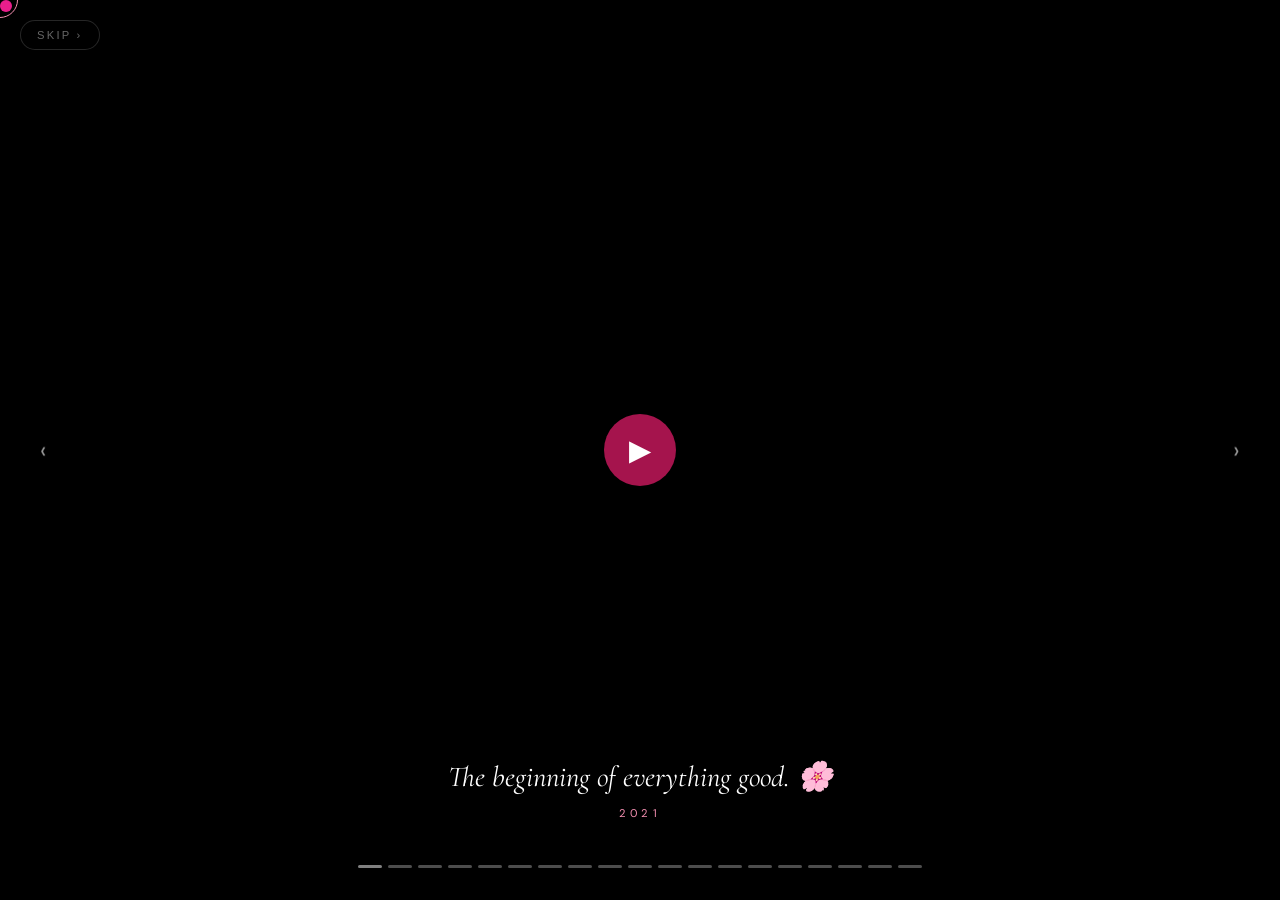
<file: slideshow.html>
<!doctype html>
<html lang="en">
  <head>
    <meta charset="UTF-8" />
    <meta name="viewport" content="width=device-width, initial-scale=1.0" />
    <title>Happy Birthday, Yinka 🎀</title>
    <link
      href="https://fonts.googleapis.com/css2?family=Playfair+Display:ital,wght@0,400;0,700;1,400;1,700&family=Cormorant+Garamond:ital,wght@0,300;0,400;1,300;1,400&family=DM+Sans:wght@300;400;500&display=swap"
      rel="stylesheet"
    />
    <link rel="stylesheet" href="styles.css" />
  </head>
  
<body>

    <div class="cursor" id="cursor"></div>
    <div class="cursor-ring" id="cursorRing"></div>
    <audio id="bgMusic" loop preload="auto">
      <source src="counting-my-blessings.mp3" type="audio/mpeg" />
    </audio>
    <!-- <button
      class="music-btn"
      id="musicBtn"
      onclick="toggleMusic()"
      title="Toggle music"
    >
      🔇
    </button>
    <div class="progress-bar" id="progressBar"></div> -->

        <div class= active"screen" id="screen-slideshow" >
      <div class="slideshow-container" id="slideshowContainer">
        <button id="slidePlayBtn" onclick="toggleSlidePlay()" style="display:none;position:absolute;top:50%;left:50%;transform:translate(-50%,-50%);z-index:30;background:rgba(194,24,91,0.85);border:none;border-radius:50%;width:72px;height:72px;font-size:1.8rem;color:#fff;cursor:pointer;align-items:center;justify-content:center;transition:opacity 0.3s;">▶</button>
        <!-- Skip → goes to FAME (first message) -->
        <button class="slideshow-skip" onclick="window.location.href='fame.html'">
          Skip ›
        </button>

        <div class="slide active-slide">
          <div class="slide-media">
            <div class="yt-cover" style="position:absolute;inset:0;width:100%;height:100%;overflow:hidden;"><div class="yt-slide" id="yt-1" data-video-id="3GI6SQ5V0DY"></div></div>
          </div>
          <div class="slide-overlay"></div>
          <div class="slide-caption">
            <div class="slide-caption-text">
              The beginning of everything good. 🌸
            </div>
            <div class="slide-caption-year">2021</div>
          </div>
        </div>
        <div class="slide">
          <div class="slide-media">
            <div class="yt-cover" style="position:absolute;inset:0;width:100%;height:100%;overflow:hidden;"><div class="yt-slide" id="yt-2" data-video-id="_i9LkN3its0"></div></div>
          </div>
          <div class="slide-overlay"></div>
          <div class="slide-caption">
            <div class="slide-caption-text">Our God is good oooooooo😩</div>
            <div class="slide-caption-year">2022</div>
          </div>
        </div>
        <div class="slide">
          <div class="slide-media">
            <div class="yt-cover" style="position:absolute;inset:0;width:100%;height:100%;overflow:hidden;"><div class="yt-slide" id="yt-3" data-video-id="WWgEdr2qzjE"></div></div>
          </div>
          <div class="slide-overlay"></div>
          <div class="slide-caption">
            <div class="slide-caption-text">
              Why this girl dey drag her cheek?
            </div>
            <div class="slide-caption-year">2022</div>
          </div>
        </div>
        <div class="slide">
          <div class="slide-media">
            <div class="yt-cover" style="position:absolute;inset:0;width:100%;height:100%;overflow:hidden;"><div class="yt-slide" id="yt-4" data-video-id="EMZd0XqJMrc"></div></div>
          </div>
          <div class="slide-overlay"></div>
          <div class="slide-caption">
            <div class="slide-caption-text">Character ni woman yi😂</div>
            <div class="slide-caption-year">2022</div>
          </div>
        </div>
        <div class="slide">
          <div class="slide-media"><img src="5.jpeg" alt="" /></div>
          <div class="slide-overlay"></div>
          <div class="slide-caption">
            <div class="slide-caption-text">
              Absolute beauty. Yinka contest for Miss World na, easy win, make
              we share the money 💕
            </div>
            <div class="slide-caption-year">25/26</div>
          </div>
        </div>
        <div class="slide">
          <div class="slide-media"><img src="6.jpeg" alt="" /></div>
          <div class="slide-overlay"></div>
          <div class="slide-caption">
            <div class="slide-caption-text">
              Na skirt wey I suggest sha, bring in deals
            </div>
            <div class="slide-caption-year">25/26</div>
          </div>
        </div>
        <div class="slide">
          <div class="slide-media"><img src="7.jpeg" alt="" /></div>
          <div class="slide-overlay"></div>
          <div class="slide-caption">
            <div class="slide-caption-text">
              Do you know that on this day, I couldnt finish that pizza ooo,
              chim😂
            </div>
            <div class="slide-caption-year">25/26</div>
          </div>
        </div>
        <div class="slide">
          <div class="slide-media"><img src="8.jpeg" alt="" /></div>
          <div class="slide-overlay"></div>
          <div class="slide-caption">
            <div class="slide-caption-text">
              You had fun this day oo, even though you want to deny it😂
            </div>
            <div class="slide-caption-year">25/26</div>
          </div>
        </div>
        <div class="slide">
          <div class="slide-media"><img src="9.jpeg" alt="" /></div>
          <div class="slide-overlay"></div>
          <div class="slide-caption">
            <div class="slide-caption-text">
              Forever grateful for your love and presence.
            </div>
            <div class="slide-caption-year">25/26</div>
          </div>
        </div>
        <div class="slide">
          <div class="slide-media"><img src="10.jpeg" alt="" /></div>
          <div class="slide-overlay"></div>
          <div class="slide-caption">
            <div class="slide-caption-text">
              With you, life is a beautiful adventure. 💕
            </div>
            <div class="slide-caption-year">25/26</div>
          </div>
        </div>
        <div class="slide">
          <div class="slide-media"><img src="11.jpeg" alt="" /></div>
          <div class="slide-overlay"></div>
          <div class="slide-caption">
            <div class="slide-caption-text">
              Do you want my eye glasses? Just say the word😂
            </div>
            <div class="slide-caption-year">25/26</div>
          </div>
        </div>
        <div class="slide">
          <div class="slide-media"><img src="12.jpeg" alt="" /></div>
          <div class="slide-overlay"></div>
          <div class="slide-caption">
            <div class="slide-caption-text">
              God when, see as person just dey enjoy herself😂
            </div>
            <div class="slide-caption-year">25/26</div>
          </div>
        </div>
        <div class="slide">
          <div class="slide-media">
            <div class="yt-cover" style="position:absolute;inset:0;width:100%;height:100%;overflow:hidden;"><div class="yt-slide" id="yt-13" data-video-id="7usI_gyMFX4"></div></div>
          </div>
          <div class="slide-overlay"></div>
          <div class="slide-caption">
            <div class="slide-caption-text">
              This one no fit even pretend again, finished woman😭
            </div>
            <div class="slide-caption-year">25/26</div>
          </div>
        </div>
        <div class="slide">
          <div class="slide-media">
            <div class="yt-cover" style="position:absolute;inset:0;width:100%;height:100%;overflow:hidden;"><div class="yt-slide" id="yt-14" data-video-id="WoeqnXsVrqQ"></div></div>
          </div>
          <div class="slide-overlay"></div>
          <div class="slide-caption">
            <div class="slide-caption-text">
              If i'm allowed, everyday we would have different kind of dates,
              going outs, and enjoyment😂
            </div>
            <div class="slide-caption-year">25/26</div>
          </div>
        </div>
        <div class="slide">
          <div class="slide-media"><img src="15.jpeg" alt="" /></div>
          <div class="slide-overlay"></div>
          <div class="slide-caption">
            <div class="slide-caption-text">
              Make I talk abi make i no talk?😂
            </div>
            <div class="slide-caption-year">2020</div>
          </div>
        </div>
        <div class="slide">
          <div class="slide-media">
            <div class="yt-cover" style="position:absolute;inset:0;width:100%;height:100%;overflow:hidden;"><div class="yt-slide" id="yt-17" data-video-id="2td9b3HJZVA"></div></div>
          </div>
          <div class="slide-overlay"></div>
          <div class="slide-caption">
            <div class="slide-caption-text">
              You make life infinitely better. 💕
            </div>
            <div class="slide-caption-year">25/26</div>
          </div>
        </div>
        <div class="slide">
          <div class="slide-media">
            <div class="yt-cover" style="position:absolute;inset:0;width:100%;height:100%;overflow:hidden;"><div class="yt-slide" id="yt-18" data-video-id="xX6YqsM6ITQ"></div></div>
          </div>
          <div class="slide-overlay"></div>
          <div class="slide-caption">
            <div class="slide-caption-text">
              I see you I see happiness, i see you i see joy, and everything
              else she said😭
            </div>
            <div class="slide-caption-year">25/26</div>
          </div>
        </div>
        <div class="slide">
          <div class="slide-media"><img src="19.jpeg" alt="" /></div>
          <div class="slide-overlay"></div>
          <div class="slide-caption">
            <div class="slide-caption-text">
              You are number 1 in showing up, Yinkaaaaaa💕
            </div>
            <div class="slide-caption-year">25/26</div>
          </div>
        </div>
        <!-- LAST SLIDE → FAME -->
        <div class="slide" data-next="fame.html">
          <div class="slide-media">
            <div class="yt-cover" style="position:absolute;inset:0;width:100%;height:100%;overflow:hidden;"><div class="yt-slide" id="yt-20" data-video-id="cvv1_l1RfcU"></div></div>
          </div>
          <div class="slide-overlay"></div>
          <div class="slide-caption">
            <div class="slide-caption-text">
              Now… some people have something to say. 🎀
            </div>
            <div class="slide-caption-year">With all my love</div>
          </div>
        </div>

        <button class="slideshow-nav-button prev" style="z-index:20;position:absolute;" onclick="goToPrevSlide()">
          ‹
        </button>
        <button class="slideshow-nav-button next" style="z-index:20;position:absolute;" onclick="goToNextSlide()">
          ›
        </button>
        <div class="slide-progress" id="slideProgress"></div>
      </div>
    </div>

    <script>
      // ── NAVIGATION ───────────────────────────────────────────────────────
      function goToScreen(screenId) {
        const map = {
          'screen-0':'index.html','screen-prologue':'prologue.html',
          'screen-2021':'2021.html','screen-2022':'2022.html','screen-2023':'2023.html',
          'screen-2024':'2024.html','screen-2025':'2025.html','screen-who':'who.html',
          'screen-slideshow':'slideshow.html','screen-fame':'fame.html',
          'screen-tommy':'tommy.html','screen-bisola':'bisola.html',
          'screen-messages':'sammy.html','screen-letter':'letter.html','screen-end':'end.html',
        };
        if (map[screenId]) window.location.href = map[screenId];
      }

      // ── BACKGROUND MUSIC ─────────────────────────────────────────────────
      const audio = document.getElementById('bgMusic');
      const musicBtn = document.getElementById('musicBtn');
      let musicPlaying = false, userMutedMusic = false;
      function setupGain() {
        if (window._audioCtx || !audio) return;
        try {
          window._audioCtx = new (window.AudioContext || window.webkitAudioContext)();
          const src = window._audioCtx.createMediaElementSource(audio);
          window._gainNode = window._audioCtx.createGain();
          window._gainNode.gain.value = 0.07;
          src.connect(window._gainNode); window._gainNode.connect(window._audioCtx.destination);
        } catch(e) {}
      }
      function startMusic() {
        if (userMutedMusic || musicPlaying || !audio) return;
        setupGain();
        if (window._audioCtx && window._audioCtx.state === 'suspended') window._audioCtx.resume();
        audio.volume = 1;
        audio.play().then(() => {
          musicPlaying = true;
          if (window._gainNode) window._gainNode.gain.value = 0.07;
          if (musicBtn) { musicBtn.textContent = '🎵'; musicBtn.classList.add('playing'); }
        }).catch(() => {});
      }
      function toggleMusic() {
        if (musicPlaying) {
          audio.pause(); musicPlaying = false; userMutedMusic = true;
          if (musicBtn) { musicBtn.textContent = '🔇'; musicBtn.classList.remove('playing'); }
        } else { userMutedMusic = false; startMusic(); }
      }
      document.addEventListener('click',      () => { if (!userMutedMusic) startMusic(); });
      document.addEventListener('touchstart', () => { if (!userMutedMusic) startMusic(); }, { passive: true });

      // ── CURSOR & PETALS ──────────────────────────────────────────────────
      const cursor = document.getElementById('cursor');
      const ring   = document.getElementById('cursorRing');
      if (cursor && ring) {
        let mx=0,my=0,rx=0,ry=0;
        document.addEventListener('mousemove', e => { mx=e.clientX; my=e.clientY; cursor.style.left=mx-6+'px'; cursor.style.top=my-6+'px'; });
        (function loop(){ rx+=(mx-rx-18)*0.12; ry+=(my-ry-18)*0.12; ring.style.left=rx+'px'; ring.style.top=ry+'px'; requestAnimationFrame(loop); })();
      }
      function createPetal() {
        const p = document.createElement('div'); p.className = 'petal';
        p.style.left = Math.random()*100+'vw';
        const dur=6+Math.random()*8, delay=Math.random()*5;
        p.style.animation = `petalFall ${dur}s ${delay}s linear infinite`;
        document.body.appendChild(p); setTimeout(() => p.remove(), (dur+delay)*1000+1000);
      }
      setInterval(createPetal, 2000);

      // ── SLIDESHOW ────────────────────────────────────────────────────────
      const ytPlayers = {};
      let currentSlide = 0;
      let yt1Ready = false;

      // Map slide index → yt element id (null = photo slide)
      const SLIDE_VIDEOS = [
        'yt-1',   // 0
        'yt-2',   // 1
        'yt-3',   // 2
        'yt-4',   // 3
        null,     // 4  photo
        null,     // 5
        null,     // 6
        null,     // 7
        null,     // 8
        null,     // 9
        null,     // 10
        null,     // 11
        'yt-13',  // 12
        'yt-14',  // 13
        null,     // 14
        'yt-17',  // 15
        'yt-18',  // 16
        'yt-20',  // 17
      ];

      let slidePlaying = false;

      function updatePlayBtn() {
        const btn = document.getElementById('slidePlayBtn');
        if (!btn) return;
        const hasVideo = !!SLIDE_VIDEOS[currentSlide];
        btn.style.display = hasVideo ? 'flex' : 'none';
        btn.style.opacity = (hasVideo && slidePlaying) ? '0' : '1';
        btn.textContent = '▶';
      }

      function toggleSlidePlay() {
        const elId = SLIDE_VIDEOS[currentSlide];
        if (!elId) return;
        const p = ytPlayers[elId];
        if (!p) return;
        const btn = document.getElementById('slidePlayBtn');
        if (!slidePlaying) {
          try { p.unMute(); p.setVolume(100); p.playVideo(); } catch(e) {}
          slidePlaying = true;
          if (btn) btn.style.opacity = '0';
        } else {
          try { p.pauseVideo(); } catch(e) {}
          slidePlaying = false;
          if (btn) btn.style.opacity = '1';
        }
      }

      function playSlide(index) {
        const elId = SLIDE_VIDEOS[index];
        slidePlaying = false;
        updatePlayBtn();
        if (!elId) return;
        const p = ytPlayers[elId];
        if (!p) return;
        try { p.seekTo(0); p.unMute(); p.setVolume(100); p.playVideo(); } catch(e) {}
      }
      function pauseSlide(index) {
        const elId = SLIDE_VIDEOS[index];
        if (!elId) return;
        const p = ytPlayers[elId];
        if (!p) return;
        try { p.mute(); p.pauseVideo(); } catch(e) {}
        slidePlaying = false;
      }

      function goToSlide(index) {
        const slides = document.querySelectorAll('.slide');
        const dots   = document.querySelectorAll('.slide-dot');
        if (index < 0) return;
        if (index >= slides.length) { window.location.href = 'fame.html'; return; }

        pauseSlide(currentSlide);

        slides[currentSlide].classList.remove('active-slide');
        slides[currentSlide].classList.add('exit-slide');
        setTimeout(() => { slides[currentSlide] && slides[currentSlide].classList.remove('exit-slide'); }, 1200);
        if (dots[currentSlide]) dots[currentSlide].classList.remove('active-dot');

        currentSlide = index;
        slides[index].classList.add('active-slide');
        if (dots[index]) dots[index].classList.add('active-dot');

        playSlide(currentSlide);
        updatePlayBtn();
      }

      function goToPrev() { goToSlide(currentSlide - 1); }
      function goToNext() {
        if (currentSlide >= SLIDE_VIDEOS.length - 1) { window.location.href = 'fame.html'; return; }
        goToSlide(currentSlide + 1);
      }

      // Also wire up the old function names in case HTML uses them
      function goToPrevSlide() { goToPrev(); }
      function goToNextSlide() { goToNext(); }

      // Build progress dots
      window.addEventListener('DOMContentLoaded', () => {
        updatePlayBtn();
        const prog = document.getElementById('slideProgress');
        if (prog) {
          document.querySelectorAll('.slide').forEach((_, i) => {
            const dot = document.createElement('div');
            dot.className = 'slide-dot' + (i === 0 ? ' active-dot' : '');
            prog.appendChild(dot);
          });
        }
      });

      // ── YOUTUBE INIT ─────────────────────────────────────────────────────
      const VIDEO_IDS = {
        'yt-1':  '3GI6SQ5V0DY',
        'yt-2':  '_i9LkN3its0',
        'yt-3':  'WWgEdr2qzjE',
        'yt-4':  'EMZd0XqJMrc',
        'yt-13': '7usI_gyMFX4',
        'yt-14': 'WoeqnXsVrqQ',
        'yt-17': '2td9b3HJZVA',
        'yt-18': 'xX6YqsM6ITQ',
        'yt-20': 'cvv1_l1RfcU',
      };

      function onYouTubeIframeAPIReady() {
        Object.entries(VIDEO_IDS).forEach(([elId, videoId]) => {
          if (!document.getElementById(elId)) return;
          ytPlayers[elId] = new YT.Player(elId, {
            videoId: videoId,
            playerVars: {
              autoplay: 0,
              mute: 1,
              controls: 0,
              disablekb: 1,
              fs: 0,
              iv_load_policy: 3,
              modestbranding: 1,
              playsinline: 1,
              rel: 0,
              showinfo: 0,
              enablejsapi: 1,
              origin: (window.location.origin && window.location.origin !== 'null')
                ? window.location.origin : 'https://www.youtube.com',
            },
            events: {
              onReady: (e) => {
                const iframe = e.target.getIframe();
                if (iframe) {
                  iframe.style.cssText = 'position:absolute;top:0;left:0;width:100%;height:100%;border:none;transform:scale(1.01);transform-origin:center center;';
                }
                // Autoplay first slide as soon as yt-1 is ready
                if (elId === 'yt-1') {
                  playSlide(0);
                  updatePlayBtn();
                }
              },
              onStateChange: (e) => {
                if (e.data === YT.PlayerState.ENDED) {
                  try { e.target.seekTo(0); e.target.playVideo(); } catch(ex) {}
                }
                if (e.data === YT.PlayerState.PLAYING) {
                  slidePlaying = true;
                  const btn = document.getElementById('slidePlayBtn');
                  if (btn) btn.style.opacity = '0';
                }
                if (e.data === YT.PlayerState.PAUSED) {
                  slidePlaying = false;
                  const btn = document.getElementById('slidePlayBtn');
                  if (btn) btn.style.opacity = '1';
                }
              },
            },
          });
        });
      }
    </script>
    <script src="https://www.youtube.com/iframe_api"></script>
  </body>
</html>
</file>
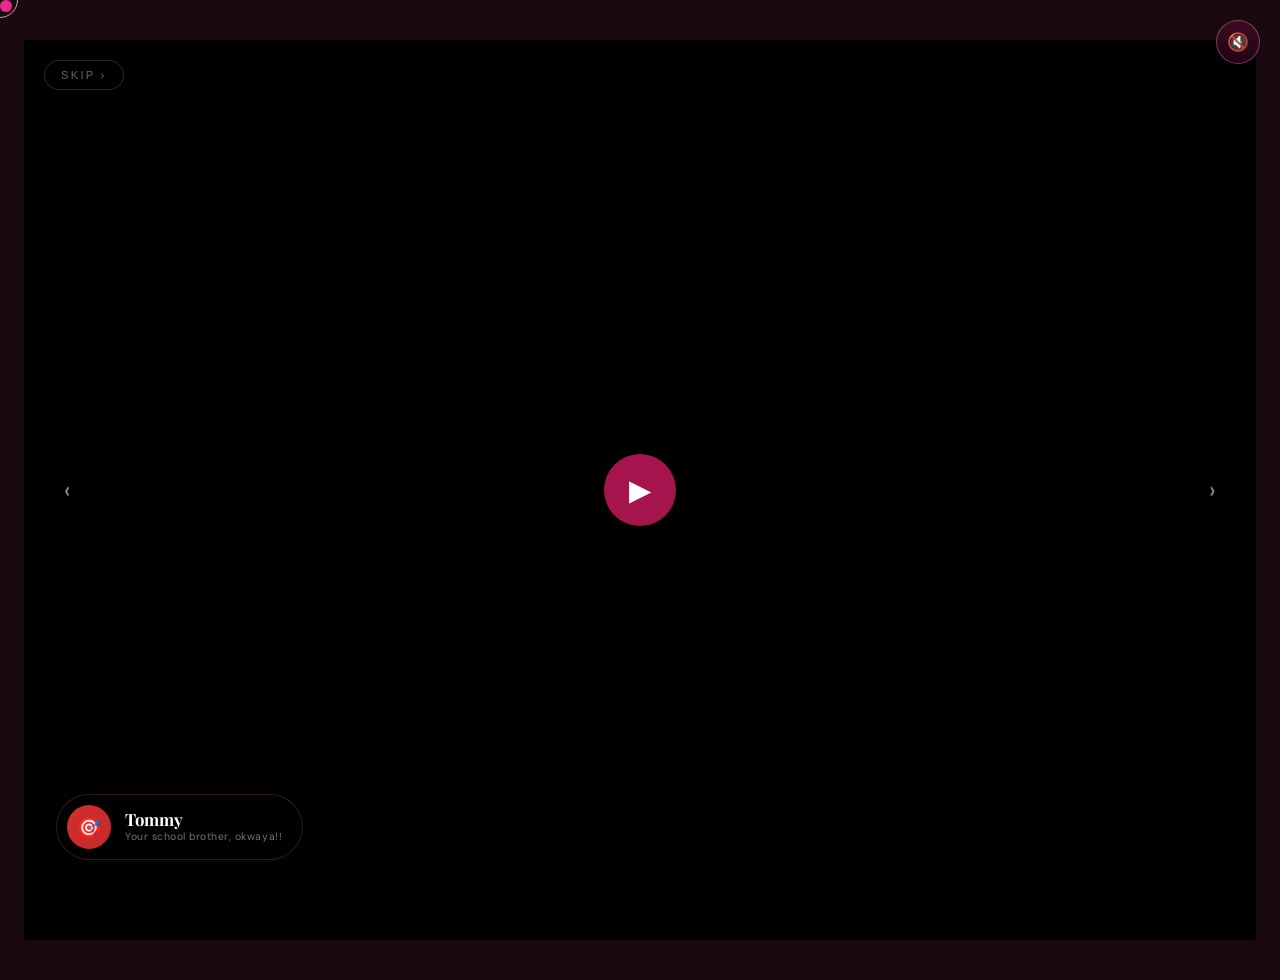
<file: tommy.html>
<!doctype html>
<html lang="en">
  <head>
    <meta charset="UTF-8" />
    <meta name="viewport" content="width=device-width, initial-scale=1.0" />
    <title>Happy Birthday, Yinka 🎀</title>
    <link href="https://fonts.googleapis.com/css2?family=Playfair+Display:ital,wght@0,400;0,700;1,400;1,700&family=Cormorant+Garamond:ital,wght@0,300;0,400;1,300;1,400&family=DM+Sans:wght@300;400;500&display=swap" rel="stylesheet" />
    <link rel="stylesheet" href="styles.css" />
  </head>
  <body>
    <div class="cursor" id="cursor"></div>
    <div class="cursor-ring" id="cursorRing"></div>
    <audio id="bgMusic" loop preload="auto">
      <source src="counting-my-blessings.mp3" type="audio/mpeg" />
    </audio>
    <button class="music-btn" id="musicBtn" onclick="toggleMusic()" title="Toggle music">🔇</button>

    <div class="screen active" id="screen-tommy">
      <div class="slideshow-container">
        <button class="slideshow-skip" style="z-index:20;position:absolute;" onclick="triggerReveal()">Skip ›</button>
        <div class="slide active-slide">
          <div class="yt-cover" style="position:absolute;inset:0;width:100%;height:100%;overflow:hidden;">
            <button id="btn_tommyVideo" onclick="togglePlay()" style="position:absolute;top:50%;left:50%;transform:translate(-50%,-50%);z-index:30;background:rgba(194,24,91,0.85);border:none;border-radius:50%;width:72px;height:72px;font-size:1.8rem;color:#fff;cursor:pointer;display:flex;align-items:center;justify-content:center;transition:opacity 0.3s;">▶</button>
            <div id="tommyVideo" class="yt-player" data-video-id="XFaRSjaj6PY"
              style="position:absolute;inset:0;width:100%;height:100%;z-index:1;"></div>
          </div>
          <div class="slide-overlay"></div>
          
          <div class="slide-caption" style="bottom: 80px; text-align: left; padding: 0 32px">
            <div style="display:inline-flex;align-items:center;gap:14px;background:rgba(0,0,0,0.5);backdrop-filter:blur(16px);border:1px solid rgba(197,102,102,0.25);border-radius:100px;padding:10px 20px 10px 10px;">
              <div style="width:44px;height:44px;border-radius:50%;background:linear-gradient(135deg,#d32f2f,#c62828);display:flex;align-items:center;justify-content:center;font-size:1.2rem;flex-shrink:0;">🎯</div>
              <div>
                <p style="font-family:'Playfair Display',serif;font-size:1.05rem;color:white;font-weight:700;line-height:1;">Tommy</p>
                <p style="font-size:0.65rem;color:rgba(255,255,255,0.45);margin-top:3px;letter-spacing:0.05em;">Your school brother, okwaya!!</p>
              </div>
            </div>
          </div>
          <button class="slideshow-nav-button prev" style="z-index:20;position:absolute;" onclick="window.location.href='fame.html'">‹</button>
          <button class="slideshow-nav-button next" style="z-index:20;position:absolute;" onclick="triggerReveal()">›</button>
          <div class="reveal-overlay" id="reveal-overlay">
            <div class="reveal-inner" id="reveal-inner">
              <div style="font-size:3.5rem;margin-bottom:20px;animation:heartbeat 1.5s ease-in-out infinite;">🎀</div>
              <p style="font-family:'Cormorant Garamond',serif;font-style:italic;font-size:clamp(1rem,3vw,1.3rem);color:rgba(255,255,255,0.55);margin-bottom:32px;line-height:1.7;">
                Sending love straight from the republic of RCF🥳
              </p>
              <div class="reveal-btn-row">
                <button class="reveal-next-btn" onclick="window.location.href='bisola.html'"
                  style="background:linear-gradient(135deg,#7b1fa2,#6a1b9a);box-shadow:0 0 60px rgba(0,0,0,0.4);">
                  Next → Bisola
                </button>
              </div>
            </div>
          </div>
        </div>
      </div>
    </div>

    <script>
      function goToScreen(screenId) {
        const map = {'screen-0':'index.html','screen-prologue':'prologue.html','screen-2021':'2021.html','screen-2022':'2022.html','screen-2023':'2023.html','screen-2024':'2024.html','screen-2025':'2025.html','screen-who':'who.html','screen-slideshow':'slideshow.html','screen-fame':'fame.html','screen-tommy':'tommy.html','screen-bisola':'bisola.html','screen-messages':'sammy.html','screen-letter':'letter.html','screen-end':'end.html'};
        if (map[screenId]) window.location.href = map[screenId];
      }
      const audio = document.getElementById('bgMusic');
      const musicBtn = document.getElementById('musicBtn');
      let musicPlaying = false, userMutedMusic = false;
      function setupGain() {
        if (window._audioCtx || !audio) return;
        try {
          window._audioCtx = new (window.AudioContext || window.webkitAudioContext)();
          const src = window._audioCtx.createMediaElementSource(audio);
          window._gainNode = window._audioCtx.createGain();
          window._gainNode.gain.value = 0.07;
          src.connect(window._gainNode); window._gainNode.connect(window._audioCtx.destination);
        } catch(e) {}
      }
      function startMusic() {
        if (userMutedMusic || musicPlaying || !audio) return;
        setupGain();
        if (window._audioCtx && window._audioCtx.state === 'suspended') window._audioCtx.resume();
        audio.volume = 1;
        audio.play().then(() => {
          musicPlaying = true;
          if (window._gainNode) window._gainNode.gain.value = 0.07;
          if (musicBtn) { musicBtn.textContent = '🎵'; musicBtn.classList.add('playing'); }
        }).catch(() => {});
      }
      function toggleMusic() {
        if (musicPlaying) {
          audio.pause(); musicPlaying = false; userMutedMusic = true;
          if (musicBtn) { musicBtn.textContent = '🔇'; musicBtn.classList.remove('playing'); }
        } else { userMutedMusic = false; startMusic(); }
      }
      document.addEventListener('click',      () => { if (!userMutedMusic) startMusic(); });
      document.addEventListener('touchstart', () => { if (!userMutedMusic) startMusic(); }, { passive: true });
      const cursor = document.getElementById('cursor');
      const ring = document.getElementById('cursorRing');
      if (cursor && ring) {
        let mx=0,my=0,rx=0,ry=0;
        document.addEventListener('mousemove', e => { mx=e.clientX; my=e.clientY; cursor.style.left=mx-6+'px'; cursor.style.top=my-6+'px'; });
        (function loop(){ rx+=(mx-rx-18)*0.12; ry+=(my-ry-18)*0.12; ring.style.left=rx+'px'; ring.style.top=ry+'px'; requestAnimationFrame(loop); })();
      }
      function createPetal() {
        const p = document.createElement('div'); p.className = 'petal';
        p.style.left = Math.random()*100+'vw';
        const dur=6+Math.random()*8, delay=Math.random()*5;
        p.style.animation = `petalFall ${dur}s ${delay}s linear infinite`;
        document.body.appendChild(p); setTimeout(() => p.remove(), (dur+delay)*1000+1000);
      }
      setInterval(createPetal, 2000);

      const ytPlayers = {};

      let _playing = false;

      function togglePlay() {
        const p = ytPlayers['tommyVideo'];
        if (!p) return;
        const btn = document.getElementById('btn_tommyVideo');
        if (!_playing) {
          try { p.unMute(); p.setVolume(100); p.playVideo(); } catch(e) {}
        } else {
          try { p.pauseVideo(); } catch(e) {}
          _playing = false;
          if (btn) btn.style.opacity = '1';
        }
      }

      function onYouTubeIframeAPIReady() {
        if (!document.getElementById('tommyVideo')) return;
        ytPlayers['tommyVideo'] = new YT.Player('tommyVideo', {
          videoId: 'XFaRSjaj6PY',
          playerVars: {
            autoplay: 1, mute: 1, controls: 0, disablekb: 1, fs: 0,
            iv_load_policy: 3, modestbranding: 1, playsinline: 1, rel: 0,
            showinfo: 0, enablejsapi: 1,
            origin: (window.location.origin && window.location.origin !== 'null')
              ? window.location.origin : 'https://www.youtube.com',
          },
          events: {
            onReady: (e) => {
              const iframe = e.target.getIframe();
              if (iframe) iframe.style.cssText = 'position:absolute;top:0;left:0;width:100%;height:100%;border:none;transform:scale(1.01);transform-origin:center center;';
              try { e.target.playVideo(); } catch(ex) {}
            },
            onStateChange: (e) => {
              if (e.data === YT.PlayerState.PLAYING) {
                try { e.target.unMute(); e.target.setVolume(100); } catch(ex) {}
                if (audio && !audio.paused) { audio.pause(); musicPlaying = false; }
              }
              if (e.data === YT.PlayerState.ENDED) {
                triggerReveal();
                if (!userMutedMusic) startMusic();
              }
            },
          },
        });
      }

      function triggerReveal() {
        const overlay = document.getElementById('reveal-overlay');
        const inner   = document.getElementById('reveal-inner');
        if (overlay) overlay.classList.add('visible');
        setTimeout(() => { if (inner) inner.classList.add('visible'); }, 50);
      }
    </script>
    <script src="https://www.youtube.com/iframe_api"></script>
  </body>
</html>
</file>
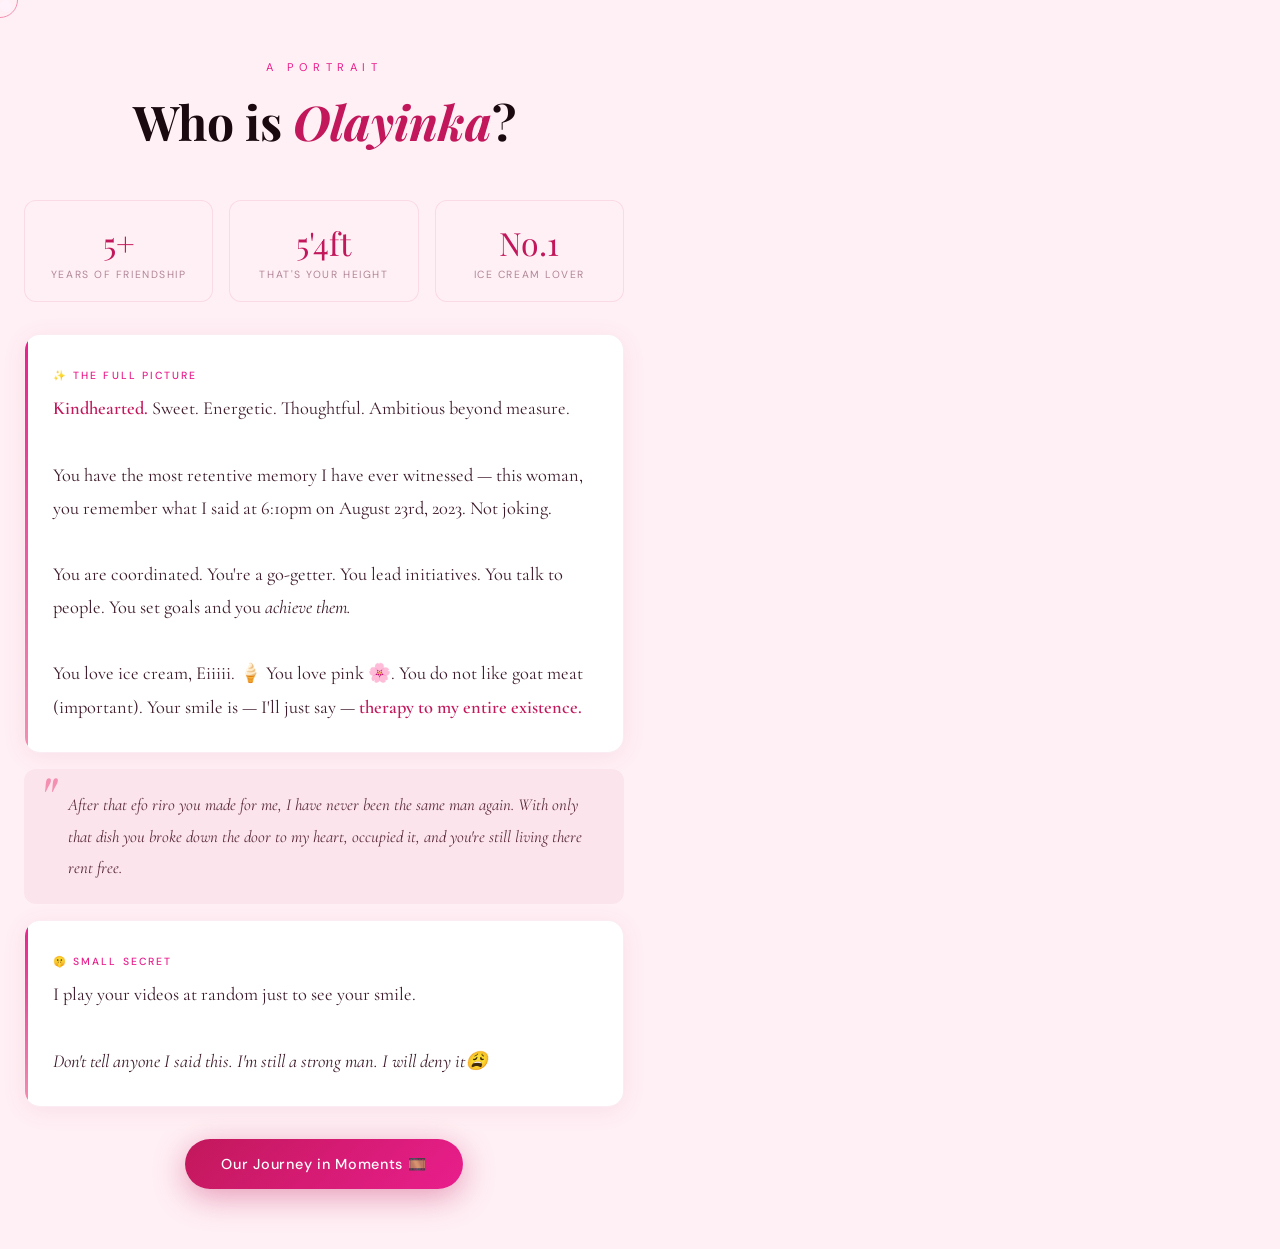
<file: who.html>
<!doctype html>
<html lang="en">
  <head>
    <meta charset="UTF-8" />
    <meta name="viewport" content="width=device-width, initial-scale=1.0" />
    <title>Happy Birthday, Yinka 🎀</title>
    <link
      href="https://fonts.googleapis.com/css2?family=Playfair+Display:ital,wght@0,400;0,700;1,400;1,700&family=Cormorant+Garamond:ital,wght@0,300;0,400;1,300;1,400&family=DM+Sans:wght@300;400;500&display=swap"
      rel="stylesheet"
    />
    <link rel="stylesheet" href="styles.css" />
  </head>
  
<body>

    <div class="cursor" id="cursor"></div>
    <div class="cursor-ring" id="cursorRing"></div>
    <audio id="bgMusic" loop preload="auto">
      <source src="counting-my-blessings.mp3" type="audio/mpeg" />
    </audio>
    <!-- <button
      class="music-btn"
      id="musicBtn"
      onclick="toggleMusic()"
      title="Toggle music"
    >
      🔇
    </button>
    <div class="progress-bar" id="progressBar"></div> -->

        <div
      class= active"screen"
      id="screen-who"
      style="
        background: var(--pink-pale);
        color: var(--text);
        padding: 60px 24px;
        min-height: 100vh;
        
        flex-direction: column;
        align-items: center;
        justify-content: center;
      "
    >
      <div
        style="
          max-width: 600px;
          width: 100%;
          opacity: 0;
          animation: fadeIn 1s ease 0.3s forwards;
        "
      >
        <p
          style="
            font-size: 0.7rem;
            letter-spacing: 0.5em;
            text-transform: uppercase;
            color: var(--pink-mid);
            margin-bottom: 16px;
            text-align: center;
          "
        >
          A portrait
        </p>
        <h2
          style="
            font-family: &quot;Playfair Display&quot;, serif;
            font-size: clamp(2rem, 6vw, 3rem);
            text-align: center;
            color: var(--dark);
            margin-bottom: 48px;
            line-height: 1.3;
          "
        >
          Who is
          <em style="color: var(--pink-deep); font-style: italic">Olayinka</em>?
        </h2>
        <div class="stat-row" style="margin-bottom: 32px">
          <div class="stat-card">
            <span class="stat-number">5+</span
            ><span class="stat-label">Years of friendship</span>
          </div>
          <div class="stat-card">
            <span class="stat-number">5'4ft</span
            ><span class="stat-label">That's your height</span>
          </div>
          <div class="stat-card">
            <span class="stat-number">No.1</span
            ><span class="stat-label">Ice Cream lover</span>
          </div>
        </div>
        <div class="memory-card revealed" style="margin-bottom: 16px">
          <div class="memory-tag">✨ The Full Picture</div>
          <p class="memory-text">
            <strong>Kindhearted.</strong> Sweet. Energetic. Thoughtful.
            Ambitious beyond measure.<br /><br />You have the most retentive
            memory I have ever witnessed — this woman, you remember what I said
            at 6:10pm on August 23rd, 2023. Not joking.<br /><br />You are
            coordinated. You're a go-getter. You lead initiatives. You talk to
            people. You set goals and you <em>achieve them.</em><br /><br />You
            love ice cream, Eiiiii. 🍦 You love pink 🌸. You do not like goat
            meat (important). Your smile is — I'll just say —
            <strong>therapy to my entire existence.</strong>
          </p>
        </div>
        <div class="sammy-voice" style="margin-bottom: 16px">
          <p>
            After that efo riro you made for me, I have never been the same man
            again. With only that dish you broke down the door to my heart,
            occupied it, and you're still living there rent free.
          </p>
        </div>
        <div
          class="memory-card revealed"
          id="mem-secret"
          style="margin-bottom: 32px"
        >
          <div class="memory-tag">🤫 Small Secret</div>
          <p class="memory-text">
            I play your videos at random just to see your smile.<br /><br /><em
              >Don't tell anyone I said this. I'm still a strong man. I will
              deny it😩</em
            >
          </p>
        </div>
        <div style="text-align: center">
          <button
            class="btn btn-primary"
            onclick="window.location.href='slideshow.html'"
          >
            Our Journey in Moments 🎞️
          </button>
        </div>
      </div>
    </div>

    <script>

      // ============================
      // YOUTUBE PLAYER SETUP
      // ============================
      // Load YouTube IFrame API
      const ytScript = document.createElement("script");
      ytScript.src = "https://www.youtube.com/iframe_api";
      document.head.appendChild(ytScript);

      const ytPlayers = {};
      const ytReadyCallbacks = {};

      function onYouTubeIframeAPIReady() {
        // Init all YT players once API is ready
        document
          .querySelectorAll(".yt-player, .yt-slide, .yt-opening, .yt-inline")
          .forEach((el) => {
            const id = el.id;
            const videoId = el.dataset.videoId;
            const onEndedFn = el.dataset.onended;
            const mutedIds = new Set([]);
            ytPlayers[id] = new YT.Player(id, {
              videoId: videoId,
              playerVars: {
                autoplay: 0,
                controls: 0,
                disablekb: 1,
                fs: 0,
                iv_load_policy: 3,
                loop: 0,
                modestbranding: 1,
                playsinline: 1,
                rel: 0,
                showinfo: 0,
                color: "white",
                mute: mutedIds.has(videoId) ? 1 : 0,
                widget_referrer: window.location.href,
                enablejsapi: 1,
                origin: window.location.origin || "*",
              },
              events: {
                onReady: (e) => {
                  // Hide spinner
                  const spinner =
                    document.getElementById(
                      id.replace("Video", "") + "-spinner",
                    ) || document.getElementById(id + "-spinner");
                  if (spinner) spinner.classList.add("hidden");
                  // Force iframe to fill container and strip YT chrome
                  const iframe = e.target.getIframe();
                  if (iframe) {
                    iframe.style.cssText =
                      "position:absolute;top:0;left:0;width:100%;height:100%;border:none;";
                    // Muted bg videos: also set transform to cover any letterboxing
                    if (mutedIds.has(videoId)) {
                      iframe.style.transform = "scale(1.01)";
                      iframe.style.transformOrigin = "center center";
                    }
                  }
                  if (ytReadyCallbacks[id]) ytReadyCallbacks[id](e);
                },
                onStateChange: (e) => {
                  // Loop slideshow/bg videos; trigger reveal for message videos
                  const isMuted = mutedIds.has(videoId);
                  if (e.data === YT.PlayerState.ENDED) {
                    if (isMuted) {
                      // loop bg videos silently
                      e.target.seekTo(0);
                      e.target.playVideo();
                    } else if (onEndedFn) {
                      window[onEndedFn] &&
                        window[onEndedFn](id.replace("Video", ""));
                    }
                  }
                  // resume bg music when video ends
                  if (
                    e.data === YT.PlayerState.ENDED ||
                    e.data === YT.PlayerState.PAUSED
                  ) {
                    resumeMusicIfNeeded();
                  }
                  // pause bg music when video plays
                  if (e.data === YT.PlayerState.PLAYING) {
                    if (audio && !audio.paused) audio.pause();
                  }
                },
              },
            });
          });
      }

      function playYTVideo(playerId) {
        const p = ytPlayers[playerId];
        if (p && p.seekTo) {
          p.seekTo(0);
          p.playVideo();
        }
      }
      function pauseAllYTVideos() {
        Object.values(ytPlayers).forEach((p) => {
          try {
            p.pauseVideo();
          } catch (e) {}
        });
      }

      // pauseAllVideos already handles YT players directly

      // ============================
      // SCREEN ORDER
      // ============================
      const screenOrder = [
        "screen-0",
        "screen-prologue",
        "screen-2021",
        "screen-2022",
        "screen-2023",
        "screen-2024",
        "screen-2025",
        "screen-who",
        "screen-slideshow",
        "screen-fame",
        "screen-tommy",
        "screen-bisola",
        "screen-messages",
        "screen-letter",
        "screen-end",
      ];
      let currentScreen = 'screen-who';

      // ============================
      // REVEAL OVERLAY (unified)
      // ============================
      function triggerReveal(name) {
        const overlay = document.getElementById(name + "-reveal");
        const inner = document.getElementById(name + "-reveal-inner");
        if (!overlay) return;
        overlay.classList.add("visible");
        setTimeout(() => {
          if (inner) inner.classList.add("visible");
        }, 50);
      }
      function resetReveal(name) {
        const overlay = document.getElementById(name + "-reveal");
        const inner = document.getElementById(name + "-reveal-inner");
        if (overlay) overlay.classList.remove("visible");
        if (inner) inner.classList.remove("visible");
      }

      // ============================
      // MUSIC
      // ============================
      const audio = document.getElementById("bgMusic");
      const musicBtn = document.getElementById("musicBtn");
      let musicStarted = false,
        musicPlaying = false,
        userMutedMusic = false;

      function startMusicOnFirstInteraction() {
        if (userMutedMusic || musicPlaying) return;
        if (!audio) return;
        musicStarted = true;
        
        audio
          .play()
          .then(() => {
            musicPlaying = true;
            if (musicBtn) {
              musicBtn.textContent = "🎵";
              musicBtn.classList.add("playing");
            }
          })
          .catch(() => {
            musicStarted = false;
          });
          audio.volume = 0.05;
      }
      function toggleMusic() {
        if (!musicStarted) {
          startMusicOnFirstInteraction();
          return;
        }
        if (musicPlaying) {
          audio.pause();
          musicPlaying = false;
          userMutedMusic = true;
          if (musicBtn) {
            musicBtn.textContent = "🔇";
            musicBtn.classList.remove("playing");
          }
        } else {
          userMutedMusic = false;
          audio.play();
          musicPlaying = true;
          if (musicBtn) {
            musicBtn.textContent = "🎵";
            musicBtn.classList.add("playing");
          }
        }
      }

      // Resume music on any interaction — covers taps on video play buttons
      function resumeMusicIfNeeded() {
        if (userMutedMusic) return;
        if (!musicStarted) {
          startMusicOnFirstInteraction();
          return;
        }
        if (audio && audio.paused && musicPlaying) {
          audio.play().catch(() => {});
        }
      }
      document.addEventListener("click", resumeMusicIfNeeded);
      document.addEventListener("touchstart", resumeMusicIfNeeded, {
        passive: true,
      });

      // Auto-recover if browser pauses audio due to video playback interruption
      if (audio) {
        audio.addEventListener("pause", () => {
          if (userMutedMusic) return;
          setTimeout(() => {
            if (audio.paused && musicPlaying && !userMutedMusic) {
              audio.play().catch(() => {});
            }
          }, 1000);
        });
      }

      // ============================
      // VIDEO HELPERS
      // ============================
      function playVideo(id) {
        const p = ytPlayers[id];
        if (p && typeof p.seekTo === "function") {
          try {
            p.seekTo(0);
            p.playVideo();
          } catch (e) {}
        }
      }
      function pauseAllVideos() {
        // No raw <video> elements remain — all videos are YT embeds
        // Pause all YT players
        Object.values(ytPlayers).forEach((p) => {
          try {
            if (p && typeof p.pauseVideo === "function") p.pauseVideo();
          } catch (e) {}
        });
      }
      function toggleOpeningVideoPlay() {
        const p = ytPlayers["openingVideo"],
          btn = document.getElementById("openingPlayBtn");
        if (!p || !btn) return;
        const state = p.getPlayerState ? p.getPlayerState() : -1;
        if (state === 1) {
          p.pauseVideo();
          btn.textContent = "▶";
        } else {
          p.playVideo();
          btn.textContent = "⏸";
        }
      }
      function toggle2001VideoPlay() {
        const p = ytPlayers["video2001"],
          btn = document.getElementById("play2001Btn");
        if (!p || !btn) return;
        const state = p.getPlayerState ? p.getPlayerState() : -1;
        if (state === 1) {
          p.pauseVideo();
          btn.textContent = "▶";
        } else {
          p.playVideo();
          btn.textContent = "⏸";
        }
      }
      function toggleJJTVideoPlay() {
        const p = ytPlayers["videoJJT"],
          btn = document.getElementById("playJJTBtn");
        if (!p || !btn) return;
        const state = p.getPlayerState ? p.getPlayerState() : -1;
        if (state === 1) {
          p.pauseVideo();
          btn.textContent = "▶";
        } else {
          p.playVideo();
          btn.textContent = "⏸";
        }
      }

      // ============================
      // SCREEN NAVIGATION
      // ============================
      // Map each message screen to its video ID and reveal name
      const msgScreens = {
        "screen-fame": { vid: "fameVideo", reveal: "fame" },
        "screen-tommy": { vid: "tommyVideo", reveal: "tommy" },
        "screen-bisola": { vid: "bisolaVideo", reveal: "bisola" },
        "screen-messages": { vid: "sammyVideo", reveal: "sammy" },
      };

      function goToScreen(screenId) {
        switch(screenId) {
        case 'screen-0': window.location.href = 'index.html'; return;
        case 'screen-prologue': window.location.href = 'prologue.html'; return;
        case 'screen-2021': window.location.href = '2021.html'; return;
        case 'screen-2022': window.location.href = '2022.html'; return;
        case 'screen-2023': window.location.href = '2023.html'; return;
        case 'screen-2024': window.location.href = '2024.html'; return;
        case 'screen-2025': window.location.href = '2025.html'; return;
        case 'screen-who': window.location.href = 'who.html'; return;
        case 'screen-slideshow': window.location.href = 'slideshow.html'; return;
        case 'screen-fame': window.location.href = 'fame.html'; return;
        case 'screen-tommy': window.location.href = 'tommy.html'; return;
        case 'screen-bisola': window.location.href = 'bisola.html'; return;
        case 'screen-messages': window.location.href = 'sammy.html'; return;
        case 'screen-letter': window.location.href = 'letter.html'; return;
        case 'screen-end': window.location.href = 'end.html'; return;
        }
      }
      // ============================
      // PROGRESS DOTS
      // ============================
      function updateProgress() {
        const bar = document.getElementById("progressBar");
        if (!bar) return;
        bar.innerHTML = "";
        const ci = screenOrder.indexOf(currentScreen);
        screenOrder.forEach((id, i) => {
          const d = document.createElement("div");
          d.className = "dot" + (i === ci ? " active" : i < ci ? " done" : "");
          bar.appendChild(d);
        });
      }
      updateProgress();

      // ============================
      // LOCKED MEMORIES
      // ============================
      function unlockMemory(id) {
        const card = document.getElementById(id);
        if (!card || !card.classList.contains("locked")) return;
        card.classList.remove("locked");
        card.classList.add("unlocked", "revealed");
        const sp = document.createElement("div");
        sp.textContent = "✨";
        sp.style.cssText =
          "position:absolute;top:12px;right:12px;font-size:1.2rem;animation:sparkle 1s ease forwards";
        card.appendChild(sp);
        setTimeout(() => sp.remove(), 1500);
      }

      // ============================
      // SLIDESHOW
      // ============================
      let currentSlideIndex = 0;

      function initSlideshow() {
        const slides = document.querySelectorAll("#screen-slideshow .slide");
        const prog = document.getElementById("slideProgress");
        prog.innerHTML = "";
        slides.forEach((_, i) => {
          const dot = document.createElement("div");
          dot.className = "slide-dot" + (i === 0 ? " active-dot" : "");
          const fill = document.createElement("div");
          fill.className = "slide-dot-fill";
          dot.appendChild(fill);
          prog.appendChild(dot);
        });
        currentSlideIndex = 0;
        slides.forEach((s) => s.classList.remove("active-slide", "exit-slide"));
        slides[0].classList.add("active-slide");
        const firstDiv = slides[0]
          ? slides[0].querySelector("[data-video-id]")
          : null;
        if (firstDiv && ytPlayers[firstDiv.id]) {
          try {
            ytPlayers[firstDiv.id].playVideo();
          } catch (e) {}
        }
      }

      function goToSlide(index) {
        const slides = document.querySelectorAll("#screen-slideshow .slide");
        const dots = document.querySelectorAll("#slideProgress .slide-dot");
        if (index < 0) return;
        if (index >= slides.length) {
          window.location.href='fame.html';
          return;
        }

        const cvDiv = slides[currentSlideIndex]
          ? slides[currentSlideIndex].querySelector("[data-video-id]")
          : null;
        if (cvDiv && ytPlayers[cvDiv.id]) {
          try {
            ytPlayers[cvDiv.id].pauseVideo();
          } catch (e) {}
        }
        slides[currentSlideIndex].classList.remove("active-slide");
        slides[currentSlideIndex].classList.add("exit-slide");
        setTimeout(
          () => slides[currentSlideIndex]?.classList.remove("exit-slide"),
          1200,
        );
        if (dots[currentSlideIndex]) {
          dots[currentSlideIndex].classList.remove("active-dot");
          dots[currentSlideIndex].querySelector(".slide-dot-fill").style.width =
            "0%";
        }

        currentSlideIndex = index;
        slides[index].classList.add("active-slide");
        if (dots[index]) dots[index].classList.add("active-dot");
        const nextDiv = slides[index]
          ? slides[index].querySelector("[data-video-id]")
          : null;
        if (nextDiv && ytPlayers[nextDiv.id]) {
          try {
            ytPlayers[nextDiv.id].seekTo(0);
            ytPlayers[nextDiv.id].playVideo();
          } catch (e) {}
        }
      }

      function goToPrevSlide() {
        goToSlide(currentSlideIndex - 1);
      }
      function goToNextSlide() {
        const slides = document.querySelectorAll("#screen-slideshow .slide");
        const slide = slides[currentSlideIndex];
        if (slide && slide.dataset.next) {
          window.location.href = slide.dataset.next;
          return;
        }
        goToSlide(currentSlideIndex + 1);
      }

      // ============================
      // CUSTOM CURSOR
      // ============================
      const cursor = document.getElementById("cursor");
      const ring = document.getElementById("cursorRing");
      let mx = 0,
        my = 0,
        rx = 0,
        ry = 0;
      document.addEventListener("mousemove", (e) => {
        mx = e.clientX;
        my = e.clientY;
        cursor.style.left = mx - 6 + "px";
        cursor.style.top = my - 6 + "px";
      });
      (function animateRing() {
        rx += (mx - rx - 18) * 0.12;
        ry += (my - ry - 18) * 0.12;
        ring.style.left = rx + "px";
        ring.style.top = ry + "px";
        requestAnimationFrame(animateRing);
      })();
      document.querySelectorAll("button,.video-wrapper").forEach((el) => {
        el.addEventListener("mouseenter", () => {
          cursor.style.transform = "scale(2)";
          ring.style.transform = "scale(1.5)";
        });
        el.addEventListener("mouseleave", () => {
          cursor.style.transform = "scale(1)";
          ring.style.transform = "scale(1)";
        });
      });

      // ============================
      // FLOATING PETALS
      // ============================
      function createPetal() {
        const p = document.createElement("div");
        p.className = "petal";
        p.style.left = Math.random() * 100 + "vw";
        const dur = 6 + Math.random() * 8,
          delay = Math.random() * 5;
        p.style.animation = `petalFall ${dur}s ${delay}s linear infinite`;
        document.body.appendChild(p);
        setTimeout(() => p.remove(), (dur + delay) * 1000 + 1000);
      }
      setInterval(createPetal, 2000);

      // ============================
      // CONFETTI
      // ============================
      function startConfetti() {
        const canvas = document.getElementById("confettiCanvas");
        const ctx = canvas.getContext("2d");
        canvas.width = window.innerWidth;
        canvas.height = window.innerHeight;
        const particles = Array.from({ length: 120 }, () => ({
          x: Math.random() * canvas.width,
          y: Math.random() * canvas.height - canvas.height,
          r: 4 + Math.random() * 8,
          color: [
            "#f48fb1",
            "#e91e8c",
            "#c2185b",
            "#fce4ec",
            "#d4a853",
            "#fff",
          ][Math.floor(Math.random() * 6)],
          vx: (Math.random() - 0.5) * 3,
          vy: 2 + Math.random() * 3,
          angle: Math.random() * Math.PI * 2,
          spin: (Math.random() - 0.5) * 0.15,
        }));
        (function draw() {
          ctx.clearRect(0, 0, canvas.width, canvas.height);
          particles.forEach((p) => {
            ctx.save();
            ctx.translate(p.x, p.y);
            ctx.rotate(p.angle);
            ctx.fillStyle = p.color;
            ctx.fillRect(-p.r / 2, -p.r / 4, p.r, p.r / 2);
            ctx.restore();
            p.x += p.vx;
            p.y += p.vy;
            p.angle += p.spin;
            if (p.y > canvas.height) {
              p.y = -10;
              p.x = Math.random() * canvas.width;
            }
          });
          requestAnimationFrame(draw);
        })();
      }

      // ============================
      // VIDEO PRELOADING
      // ============================
      // Preload message videos as soon as user reaches screen-who
      // so by the time they hit slideshow → Fame, they're ready
      const MSG_VIDEOS = ["tes-2.mp4", "tes-3.mp4", "tes-5.mp4", "tes-0.mp4"];
      let preloadDone = false;
      function preloadMessageVideos() {
        if (preloadDone) return;
        preloadDone = true;
        MSG_VIDEOS.forEach((src) => {
          const v = document.createElement("video");
          v.src = src;
          v.preload = "auto";
          v.muted = true;
          v.load();
        });
        console.log("[preload] message videos queued");
      }

      // ============================
      // SPINNER HIDE LOGIC
      // ============================
      // When a message video can play, hide its spinner
      const spinnerMap = {
        fameVideo: "fame-spinner",
        tommyVideo: "tommy-spinner",
        bisolaVideo: "bisola-spinner",
        sammyVideo: "sammy-spinner",
      };
      Object.entries(spinnerMap).forEach(([vidId, spinnerId]) => {
        const v = document.getElementById(vidId);
        const s = document.getElementById(spinnerId);
        if (!v || !s) return;
        const hideSpinner = () => s.classList.add("hidden");
        if (v.readyState >= 3) {
          hideSpinner();
        } else {
          v.addEventListener("canplay", hideSpinner, { once: true });
        }
        // Re-show spinner if video stalls mid-play
        v.addEventListener("waiting", () => s.classList.remove("hidden"));
        v.addEventListener("playing", () => s.classList.add("hidden"));
      });
    
    </script>
  </body>
</html>
</file>
<file: styles.css>
*,
      *::before,
      *::after {
        margin: 0;
        padding: 0;
        box-sizing: border-box;
      }
      :root {
        --pink-deep: #c2185b;
        --pink-mid: #e91e8c;
        --pink-soft: #f48fb1;
        --pink-blush: #fce4ec;
        --pink-pale: #fff0f5;
        --gold: #d4a853;
        --cream: #fffaf7;
        --dark: #1a0a10;
        --text: #3d1a2a;
      }
      html {
        scroll-behavior: smooth;
      }
      body {
        font-family: "DM Sans", sans-serif;
        background: var(--dark);
        color: var(--cream);
        overflow-x: hidden;
        cursor: none;
      }

      .cursor {
        position: fixed;
        width: 12px;
        height: 12px;
        background: var(--pink-mid);
        border-radius: 50%;
        pointer-events: none;
        z-index: 9999;
        transition: transform 0.1s ease;
        mix-blend-mode: screen;
      }
      .cursor-ring {
        position: fixed;
        width: 36px;
        height: 36px;
        border: 1.5px solid var(--pink-soft);
        border-radius: 50%;
        pointer-events: none;
        z-index: 9998;
        transition: all 0.15s ease;
      }

      .petal {
        position: fixed;
        pointer-events: none;
        z-index: 1;
        opacity: 0;
        animation: petalFall linear infinite;
      }
      .petal::before {
        content: "🌸";
        font-size: 1.2rem;
      }
      @keyframes petalFall {
        0% {
          transform: translateY(-50px) rotate(0deg);
          opacity: 0.7;
        }
        100% {
          transform: translateY(110vh) rotate(360deg);
          opacity: 0;
        }
      }

      .screen {
        min-height: 100vh;
        
        flex-direction: column;
        align-items: center;
        justify-content: center;
        position: relative;
        padding: 40px 24px;
        opacity: 0;
        transition: opacity 0.8s ease;
      }
      .screen.active {
        display: flex;
        opacity: 1;
      }
      .screen.fade-in {
        animation: fadeIn 1.2s ease forwards;
      }
      @keyframes fadeIn {
        from {
          opacity: 0;
          transform: translateY(30px);
        }
        to {
          opacity: 1;
          transform: translateY(0);
        }
      }

      #screen-0 {
        background: radial-gradient(
          ellipse at center,
          #2d0a1a 0%,
          #0d0208 100%
        );
        text-align: center;
      }
      #screen-0::before {
        content: "";
        position: absolute;
        inset: 0;
        background:
          radial-gradient(
            circle at 20% 50%,
            rgba(194, 24, 91, 0.15) 0%,
            transparent 60%
          ),
          radial-gradient(
            circle at 80% 20%,
            rgba(233, 30, 140, 0.1) 0%,
            transparent 50%
          );
      }

      .opening-eyebrow {
        font-family: "DM Sans", sans-serif;
        font-size: 0.75rem;
        letter-spacing: 0.4em;
        text-transform: uppercase;
        color: var(--pink-soft);
        margin-bottom: 32px;
        opacity: 0;
        animation: fadeIn 1s ease 0.5s forwards;
      }
      .opening-title {
        font-family: "Playfair Display", serif;
        font-size: clamp(3rem, 12vw, 7rem);
        line-height: 0.9;
        color: white;
        margin-bottom: 8px;
        opacity: 0;
        animation: fadeIn 1s ease 0.8s forwards;
      }
      .opening-title em {
        font-style: italic;
        color: var(--pink-soft);
        display: block;
      }
      .opening-sub {
        font-family: "Cormorant Garamond", serif;
        font-size: clamp(1rem, 3vw, 1.3rem);
        font-style: italic;
        color: rgba(255, 255, 255, 0.5);
        margin-top: 24px;
        margin-bottom: 56px;
        opacity: 0;
        animation: fadeIn 1s ease 1.2s forwards;
      }

      .video-wrapper {
        position: relative;
        width: min(380px, 90vw);
        aspect-ratio: 9/16;
        border-radius: 20px;
        overflow: hidden;
        border: 2px solid rgba(244, 143, 177, 0.3);
        box-shadow:
          0 0 80px rgba(194, 24, 91, 0.4),
          0 0 0 1px rgba(255, 255, 255, 0.05);
        margin-bottom: 48px;
        opacity: 0;
        animation: fadeIn 1s ease 1.5s forwards;
        background: #1a0010;
      }
      video {
        width: 100%;
        height: 100%;
        object-fit: cover;
        display: block;
      }

      .btn {
        display: inline-flex;
        align-items: center;
        gap: 10px;
        padding: 16px 36px;
        border: none;
        border-radius: 100px;
        font-family: "DM Sans", sans-serif;
        font-size: 0.9rem;
        font-weight: 500;
        letter-spacing: 0.05em;
        cursor: none;
        transition: all 0.3s ease;
      }
      .btn-primary {
        background: linear-gradient(135deg, var(--pink-deep), var(--pink-mid));
        color: white;
        box-shadow: 0 8px 32px rgba(194, 24, 91, 0.4);
      }
      .btn-primary:hover {
        transform: translateY(-2px);
        box-shadow: 0 16px 48px rgba(194, 24, 91, 0.6);
      }
      .btn-ghost {
        background: transparent;
        color: var(--pink-soft);
        border: 1.5px solid rgba(244, 143, 177, 0.4);
      }
      .btn-ghost:hover {
        background: rgba(244, 143, 177, 0.1);
        border-color: var(--pink-soft);
      }

      .chapter-screen {
        background: #ffffff;
        color: var(--text);
        min-height: 100vh;
        padding: 0;
        display: flex;
        flex-direction: column;
      }
      .chapter-screen.active {
        display: flex;
      }
      .chapter-header {
        padding: 60px 40px 40px;
        position: relative;
      }
      .chapter-year {
        font-family: "Playfair Display", serif;
        font-size: clamp(5rem, 20vw, 12rem);
        font-weight: 700;
        line-height: 1;
        color: var(--pink-blush);
        position: absolute;
        top: 20px;
        right: -10px;
        z-index: 0;
        user-select: none;
      }
      .chapter-label {
        font-size: 0.7rem;
        letter-spacing: 0.4em;
        text-transform: uppercase;
        color: var(--pink-mid);
        margin-bottom: 12px;
        position: relative;
        z-index: 1;
      }
      .chapter-title {
        font-family: "Playfair Display", serif;
        font-size: clamp(1.8rem, 5vw, 2.8rem);
        line-height: 1.2;
        color: var(--dark);
        position: relative;
        z-index: 1;
        max-width: 500px;
      }
      .chapter-title em {
        color: var(--pink-deep);
        font-style: italic;
      }
      .chapter-body {
        padding: 0 40px 40px;
        flex: 1;
        display: flex;
        flex-direction: column;
        gap: 32px;
        max-width: 700px;
        width: 100%;
        margin: 0 auto;
      }

      .memory-card {
        background: white;
        border-radius: 16px;
        padding: 28px;
        box-shadow: 0 4px 24px rgba(194, 24, 91, 0.08);
        border: 1px solid rgba(194, 24, 91, 0.08);
        position: relative;
        overflow: hidden;
        opacity: 0;
        transform: translateY(20px);
        transition: all 0.6s ease;
      }
      .memory-card.revealed {
        opacity: 1;
        transform: translateY(0);
      }
      .memory-card::before {
        content: "";
        position: absolute;
        left: 0;
        top: 0;
        bottom: 0;
        width: 3px;
        background: linear-gradient(
          to bottom,
          var(--pink-mid),
          var(--pink-soft)
        );
      }
      .memory-card.locked {
        cursor: none;
        filter: blur(2px);
        user-select: none;
      }
      .memory-card.locked::after {
        content: "🔒 Tap to reveal this memory";
        position: absolute;
        inset: 0;
        background: rgba(255, 255, 255, 0.85);
        display: flex;
        align-items: center;
        justify-content: center;
        font-family: "DM Sans", sans-serif;
        font-size: 0.85rem;
        color: var(--pink-mid);
        letter-spacing: 0.05em;
      }
      .memory-card.unlocked {
        filter: none;
        cursor: default;
      }
      .memory-card.unlocked::after {
        display: none;
      }

      .memory-tag {
        display: inline-block;
        font-size: 0.65rem;
        letter-spacing: 0.2em;
        text-transform: uppercase;
        color: var(--pink-mid);
        margin-bottom: 10px;
        font-weight: 500;
      }
      .memory-text {
        font-family: "Cormorant Garamond", serif;
        font-size: 1.15rem;
        line-height: 1.8;
        color: var(--text);
      }
      .memory-text strong {
        color: var(--pink-deep);
        font-weight: 600;
      }

      .sammy-voice {
        font-family: "Cormorant Garamond", serif;
        font-style: italic;
        font-size: 1.05rem;
        line-height: 1.9;
        color: #5a2a3a;
        background: var(--pink-blush);
        border-radius: 12px;
        padding: 20px 24px;
        position: relative;
      }
      .sammy-voice::before {
        content: '"';
        font-size: 4rem;
        color: var(--pink-soft);
        line-height: 0;
        position: absolute;
        top: 30px;
        left: 12px;
        font-family: "Playfair Display", serif;
      }
      .sammy-voice p {
        padding-left: 20px;
      }

      .photo-slot {
        border-radius: 16px;
        overflow: hidden;
        aspect-ratio: 4/3;
        position: relative;
        background: linear-gradient(135deg, var(--pink-blush), #ffe0ec);
        display: flex;
        align-items: center;
        justify-content: center;
        flex-direction: column;
        gap: 8px;
        border: 2px dashed rgba(194, 24, 91, 0.2);
      }
      .photo-slot img {
        width: 100%;
        height: 100%;
        object-fit: cover;
        border-radius: 14px;
      }
      .photo-caption {
        font-family: "Cormorant Garamond", serif;
        font-style: italic;
        font-size: 0.9rem;
        color: rgba(100, 30, 60, 0.6);
        text-align: center;
        margin-top: 8px;
      }
      .chapter-nav {
        padding: 40px;
        display: flex;
        gap: 16px;
        flex-wrap: wrap;
        border-top: 1px solid rgba(194, 24, 91, 0.1);
        max-width: 700px;
        width: 100%;
        margin: 0 auto;
      }

      #screen-prologue {
        background: linear-gradient(
          135deg,
          #0d0208 0%,
          #1a0510 50%,
          #0d020e 100%
        );
        text-align: center;
      }
      .prologue-content {
        max-width: 600px;
        padding: 60px 32px;
        opacity: 0;
        animation: fadeIn 1s ease 0.3s forwards;
      }
      .prologue-text {
        font-family: "Playfair Display", serif;
        font-size: clamp(1.5rem, 4vw, 2.2rem);
        line-height: 1.5;
        color: white;
        margin-bottom: 24px;
      }
      .prologue-text em {
        color: var(--pink-soft);
        font-style: italic;
      }
      .prologue-sub {
        font-family: "Cormorant Garamond", serif;
        font-style: italic;
        font-size: 1.1rem;
        color: rgba(255, 255, 255, 0.5);
        line-height: 1.8;
        margin-bottom: 48px;
      }

      #screen-letter {
        background: var(--cream);
        color: var(--text);
        padding: 60px 24px;
      }
      .letter-paper {
        max-width: 600px;
        width: 100%;
        background: white;
        border-radius: 4px;
        padding: clamp(32px, 8vw, 64px);
        box-shadow:
          0 32px 80px rgba(194, 24, 91, 0.15),
          0 4px 16px rgba(0, 0, 0, 0.05);
        position: relative;
        opacity: 0;
        animation: fadeIn 1s ease 0.5s forwards;
      }
      .letter-paper::before {
        content: "";
        position: absolute;
        top: 0;
        left: 50%;
        transform: translateX(-50%);
        width: 60px;
        height: 4px;
        background: linear-gradient(
          to right,
          var(--pink-mid),
          var(--pink-soft)
        );
        border-radius: 0 0 4px 4px;
      }
      .letter-date {
        font-family: "Cormorant Garamond", serif;
        font-style: italic;
        font-size: 0.9rem;
        color: rgba(100, 30, 60, 0.5);
        margin-bottom: 32px;
      }
      .letter-greeting {
        font-family: "Playfair Display", serif;
        font-size: 1.8rem;
        color: var(--pink-deep);
        margin-bottom: 28px;
      }
      .letter-body {
        font-family: "Cormorant Garamond", serif;
        font-size: 1.15rem;
        line-height: 2;
        color: var(--text);
      }
      .letter-body p {
        margin-bottom: 20px;
      }
      .letter-sign {
        margin-top: 40px;
        font-family: "Playfair Display", serif;
        font-style: italic;
        font-size: 1.4rem;
        color: var(--pink-deep);
      }

      #screen-end {
        background: radial-gradient(
          ellipse at center,
          #3d0a20 0%,
          #0d0208 100%
        );
        text-align: center;
        overflow: hidden;
      }
      .confetti {
        position: fixed;
        pointer-events: none;
        z-index: 10;
      }
      .end-content {
        position: relative;
        z-index: 2;
        opacity: 0;
        animation: fadeIn 1.2s ease 0.5s forwards;
      }
      .end-big {
        font-family: "Playfair Display", serif;
        font-size: clamp(2.5rem, 10vw, 6rem);
        line-height: 1;
        color: white;
        margin-bottom: 16px;
      }
      .end-big em {
        color: var(--pink-soft);
        font-style: italic;
        display: block;
      }
      .end-sub {
        font-family: "Cormorant Garamond", serif;
        font-style: italic;
        font-size: 1.3rem;
        color: rgba(255, 255, 255, 0.6);
        margin-bottom: 48px;
        max-width: 400px;
      }
      .hearts-row {
        font-size: 2rem;
        letter-spacing: 0.3em;
        margin-bottom: 48px;
      }

      .progress-bar {
        position: fixed;
        bottom: 24px;
        left: 50%;
        transform: translateX(-50%);
        display: flex;
        gap: 8px;
        z-index: 100;
        background: rgba(0, 0, 0, 0.3);
        backdrop-filter: blur(10px);
        padding: 8px 16px;
        border-radius: 100px;
        border: 1px solid rgba(255, 255, 255, 0.1);
      }
      .dot {
        width: 6px;
        height: 6px;
        border-radius: 50%;
        background: rgba(255, 255, 255, 0.3);
        transition: all 0.3s ease;
      }
      .dot.active {
        background: var(--pink-mid);
        transform: scale(1.4);
      }
      .dot.done {
        background: var(--pink-soft);
      }

      @keyframes sparkle {
        0%,
        100% {
          transform: scale(1) rotate(0deg);
        }
        50% {
          transform: scale(1.2) rotate(15deg);
        }
      }
      .heartbeat {
        animation: heartbeat 1.5s ease-in-out infinite;
      }
      @keyframes heartbeat {
        0%,
        100% {
          transform: scale(1);
        }
        14% {
          transform: scale(1.3);
        }
        28% {
          transform: scale(1);
        }
        42% {
          transform: scale(1.3);
        }
        70% {
          transform: scale(1);
        }
      }

      @media (max-width: 480px) {
        .chapter-header {
          padding: 40px 24px 24px;
        }
        .chapter-body {
          padding: 0 24px 32px;
        }
        .chapter-nav {
          padding: 24px;
        }
        .letter-paper {
          padding: 32px 24px;
        }
      }

      .divider {
        display: flex;
        align-items: center;
        gap: 16px;
        margin: 8px 0;
      }
      .divider-line {
        flex: 1;
        height: 1px;
        background: linear-gradient(
          to right,
          transparent,
          rgba(194, 24, 91, 0.2),
          transparent
        );
      }
      .divider-icon {
        font-size: 0.9rem;
        color: var(--pink-soft);
      }
      .stat-row {
        display: grid;
        grid-template-columns: repeat(3, 1fr);
        gap: 16px;
        margin: 8px 0;
      }
      .stat-card {
        background: var(--pink-pale);
        border-radius: 12px;
        padding: 20px 16px;
        text-align: center;
        border: 1px solid rgba(194, 24, 91, 0.1);
      }
      .stat-number {
        font-family: "Playfair Display", serif;
        font-size: 2rem;
        color: var(--pink-deep);
        display: block;
      }
      .stat-label {
        font-size: 0.65rem;
        letter-spacing: 0.15em;
        text-transform: uppercase;
        color: rgba(100, 30, 60, 0.5);
        margin-top: 4px;
        display: block;
      }

      /* MUSIC */
      .music-btn {
        position: fixed;
        top: 20px;
        right: 20px;
        z-index: 1000;
        width: 44px;
        height: 44px;
        border-radius: 50%;
        background: rgba(233, 30, 140, 0.15);
        border: 1.5px solid rgba(244, 143, 177, 0.4);
        backdrop-filter: blur(12px);
        display: flex;
        align-items: center;
        justify-content: center;
        font-size: 1.1rem;
        cursor: none;
        transition: all 0.3s ease;
        color: var(--pink-soft);
      }
      .music-btn:hover {
        background: rgba(233, 30, 140, 0.3);
        border-color: var(--pink-soft);
        transform: scale(1.1);
      }
      .music-btn.playing {
        animation: musicPulse 2s ease-in-out infinite;
      }
      @keyframes musicPulse {
        0%,
        100% {
          box-shadow: 0 0 0 0 rgba(233, 30, 140, 0.4);
        }
        50% {
          box-shadow: 0 0 0 10px rgba(233, 30, 140, 0);
        }
      }

      /* SLIDESHOW */
      #screen-slideshow {
        background: #000;
        padding: 0;
        overflow: hidden;
      }
      .slideshow-container {
        position: relative;
        width: 100%;
        height: 100vh;
        overflow: hidden;
      }
      .slide {
        position: absolute;
        inset: 0;
        display: flex;
        align-items: center;
        justify-content: center;
        opacity: 0;
        transition: opacity 1.2s ease;
        background: #000;
      }
      .slide.active-slide {
        opacity: 1;
        z-index: 2;
      }
      .slide.exit-slide {
        opacity: 0;
        z-index: 1;
      }
      .slide-media {
        position: absolute;
        inset: 0;
        display: flex;
        align-items: center;
        justify-content: center;
      }
      .slide-media img,
      .slide-media video {
        width: 100%;
        height: 100%;
        object-fit: cover;
      }
      .slide-overlay {
        position: absolute;
        inset: 0;
        background: linear-gradient(
          to top,
          rgba(0, 0, 0, 0.85) 0%,
          rgba(0, 0, 0, 0.2) 50%,
          rgba(0, 0, 0, 0.1) 100%
        );
        z-index: 3;
      }
      .slide-caption {
        position: absolute;
        bottom: 80px;
        left: 0;
        right: 0;
        text-align: center;
        z-index: 4;
        padding: 0 40px;
        opacity: 0;
        transform: translateY(16px);
        transition: all 0.8s ease 0.5s;
      }
      .slide.active-slide .slide-caption {
        opacity: 1;
        transform: translateY(0);
      }
      .slide-caption-text {
        font-family: "Cormorant Garamond", serif;
        font-style: italic;
        font-size: clamp(1.2rem, 4vw, 1.8rem);
        color: white;
        line-height: 1.5;
        text-shadow: 0 2px 20px rgba(0, 0, 0, 0.8);
        margin-bottom: 8px;
      }
      .slide-caption-year {
        font-size: 0.7rem;
        letter-spacing: 0.4em;
        text-transform: uppercase;
        color: var(--pink-soft);
        text-shadow: 0 2px 10px rgba(0, 0, 0, 0.8);
      }
      .slide-progress {
        position: absolute;
        bottom: 32px;
        left: 50%;
        transform: translateX(-50%);
        display: flex;
        gap: 6px;
        z-index: 5;
      }
      .slide-dot {
        width: 24px;
        height: 3px;
        border-radius: 2px;
        background: rgba(255, 255, 255, 0.3);
        overflow: hidden;
      }
      .slide-dot.active-dot {
        background: rgba(255, 255, 255, 0.5);
      }
      .slide-dot-fill {
        height: 100%;
        background: var(--pink-mid);
        width: 0%;
        transition: width linear;
        border-radius: 2px;
      }
      .slideshow-skip {
        position: absolute;
        top: 20px;
        left: 20px;
        z-index: 10;
        font-size: 0.7rem;
        letter-spacing: 0.2em;
        text-transform: uppercase;
        color: rgba(255, 255, 255, 0.4);
        cursor: none;
        border: 1px solid rgba(255, 255, 255, 0.15);
        padding: 8px 16px;
        border-radius: 100px;
        transition: all 0.3s;
        background: rgba(0, 0, 0, 0.3);
        backdrop-filter: blur(8px);
      }
      .slideshow-skip:hover {
        color: white;
        border-color: rgba(255, 255, 255, 0.4);
      }
      .slideshow-nav-button {
        position: absolute;
        top: 50%;
        transform: translateY(-50%);
        z-index: 6;
        font-size: 1.5rem;
        color: rgba(255, 255, 255, 0.6);
        cursor: none;
        border: none;
        background: rgba(0, 0, 0, 0.3);
        backdrop-filter: blur(8px);
        padding: 16px 20px;
        border-radius: 8px;
        transition: all 0.3s;
        font-family: inherit;
      }
      .slideshow-nav-button:hover {
        color: white;
        background: rgba(0, 0, 0, 0.5);
      }
      .slideshow-nav-button.prev {
        left: 20px;
      }
      .slideshow-nav-button.next {
        right: 20px;
      }
      .slideshow-play-button {
        position: absolute;
        top: 50%;
        left: 50%;
        transform: translate(-50%, -50%);
        z-index: 7;
        width: 80px;
        height: 80px;
        border-radius: 50%;
        background: rgba(194, 24, 91, 0.8);
        border: 2px solid rgba(255, 255, 255, 0.3);
        color: white;
        font-size: 2rem;
        cursor: none;
        display: flex;
        align-items: center;
        justify-content: center;
        transition: all 0.3s;
        padding-left: 4px;
      }
      .slideshow-play-button:hover {
        background: rgba(194, 24, 91, 1);
      }

      /* MESSAGE SCREENS — unified reveal overlay */
      .reveal-overlay {
        position: absolute;
        inset: 0;
        z-index: 200;
        background: linear-gradient(to top, rgba(0,0,0,0.97) 0%, rgba(10,15,26,0.92) 60%, rgba(0,0,0,0.75) 100%);
        display: flex;
        flex-direction: column;
        align-items: center;
        justify-content: center;
        opacity: 0;
        pointer-events: none;
        transition: opacity 1.2s ease;
        text-align: center;
        padding: 40px;
      }
      .reveal-overlay.visible {
        opacity: 1;
        pointer-events: auto;
      }
      .reveal-inner {
        opacity: 0;
        transform: translateY(40px);
        transition: all 1s ease 0.4s;
      }
      .reveal-inner.visible {
        opacity: 1;
        transform: translateY(0);
      }
      .reveal-btn-row {
        display: flex;
        gap: 20px;
        justify-content: center;
        align-items: center;
        flex-wrap: wrap;
      }
      .reveal-back-btn {
        padding: 12px 28px;
        color: white;
        border: none;
        border-radius: 100px;
        font-size: 1.5rem;
        cursor: none;
        transition: transform 0.3s ease;
      }
      .reveal-back-btn:hover {
        transform: scale(1.1);
      }
      .reveal-next-btn {
        display: inline-flex;
        align-items: center;
        gap: 12px;
        padding: 20px 44px;
        color: white;
        border: none;
        border-radius: 100px;
        font-family: "Playfair Display", serif;
        font-size: clamp(1rem, 3vw, 1.3rem);
        font-style: italic;
        cursor: none;
        animation: musicPulse 2s ease-in-out infinite;
        transition: transform 0.3s ease;
      }
      .reveal-next-btn:hover {
        transform: scale(1.06);
      }

      /* YOUTUBE EMBED — clean fullscreen, no UI */
      .yt-player iframe,
      .yt-player {
        width: 100% !important;
        height: 100% !important;
        pointer-events: none; /* blocks YouTube logo click */
      }
      /* VIDEO LOADING SPINNER */
      .vid-spinner {
        position: absolute;
        inset: 0;
        z-index: 15;
        display: flex;
        align-items: center;
        justify-content: center;
        background: rgba(10, 3, 7, 0.65);
        transition: opacity 0.4s ease;
      }
      .vid-spinner.hidden {
        opacity: 0;
        pointer-events: none;
      }
      .spin-ring {
        width: 44px;
        height: 44px;
        border-radius: 50%;
        border: 2.5px solid rgba(233, 30, 140, 0.2);
        border-top-color: #e91e8c;
        animation: spin 0.85s linear infinite;
      }
      @keyframes spin {
        to {
          transform: rotate(360deg);
        }
      }

      /* ── YOUTUBE EMBEDS ── */
      /* Container divs fill their parent exactly */
      .yt-slide,
      .yt-opening,
      .yt-inline,
      .yt-player {
        position: absolute;
        top: 0;
        left: 0;
        width: 100%;
        height: 100%;
      }
      /* The iframe YT injects must also fill the container */
      .yt-slide iframe,
      .yt-opening iframe,
      .yt-inline iframe,
      .yt-player iframe {
        position: absolute;
        top: 0;
        left: 0;
        width: 100% !important;
        height: 100% !important;
        border: none !important;
        /* Hide YouTube UI: shift iframe so YT chrome is off-screen.
           YT Shorts embed is 9:16; we scale it up and center it
           so the video fills the frame and all chrome is clipped. */
        transform: scale(1.04);
      }
      /* Clip anything that bleeds outside the container */
      .video-wrapper,
      .slide-media,
      .photo-slot {
        overflow: hidden;
      }
      /* Block clicks on YT logo / info cards */
      .yt-slide::after,
      .yt-opening::after,
      .yt-inline::after,
      .yt-player::after {
        content: "";
        position: absolute;
        inset: 0;
        z-index: 2;
        pointer-events: none; /* transparent overlay — blocks touch on YT UI */
      }
    
      .yt-cover { position: absolute; inset: 0; overflow: hidden; }
      .yt-cover::after {
        content: ""; position: absolute; inset: 0; z-index: 2;
        pointer-events: auto; background: transparent;
      }
</file>
